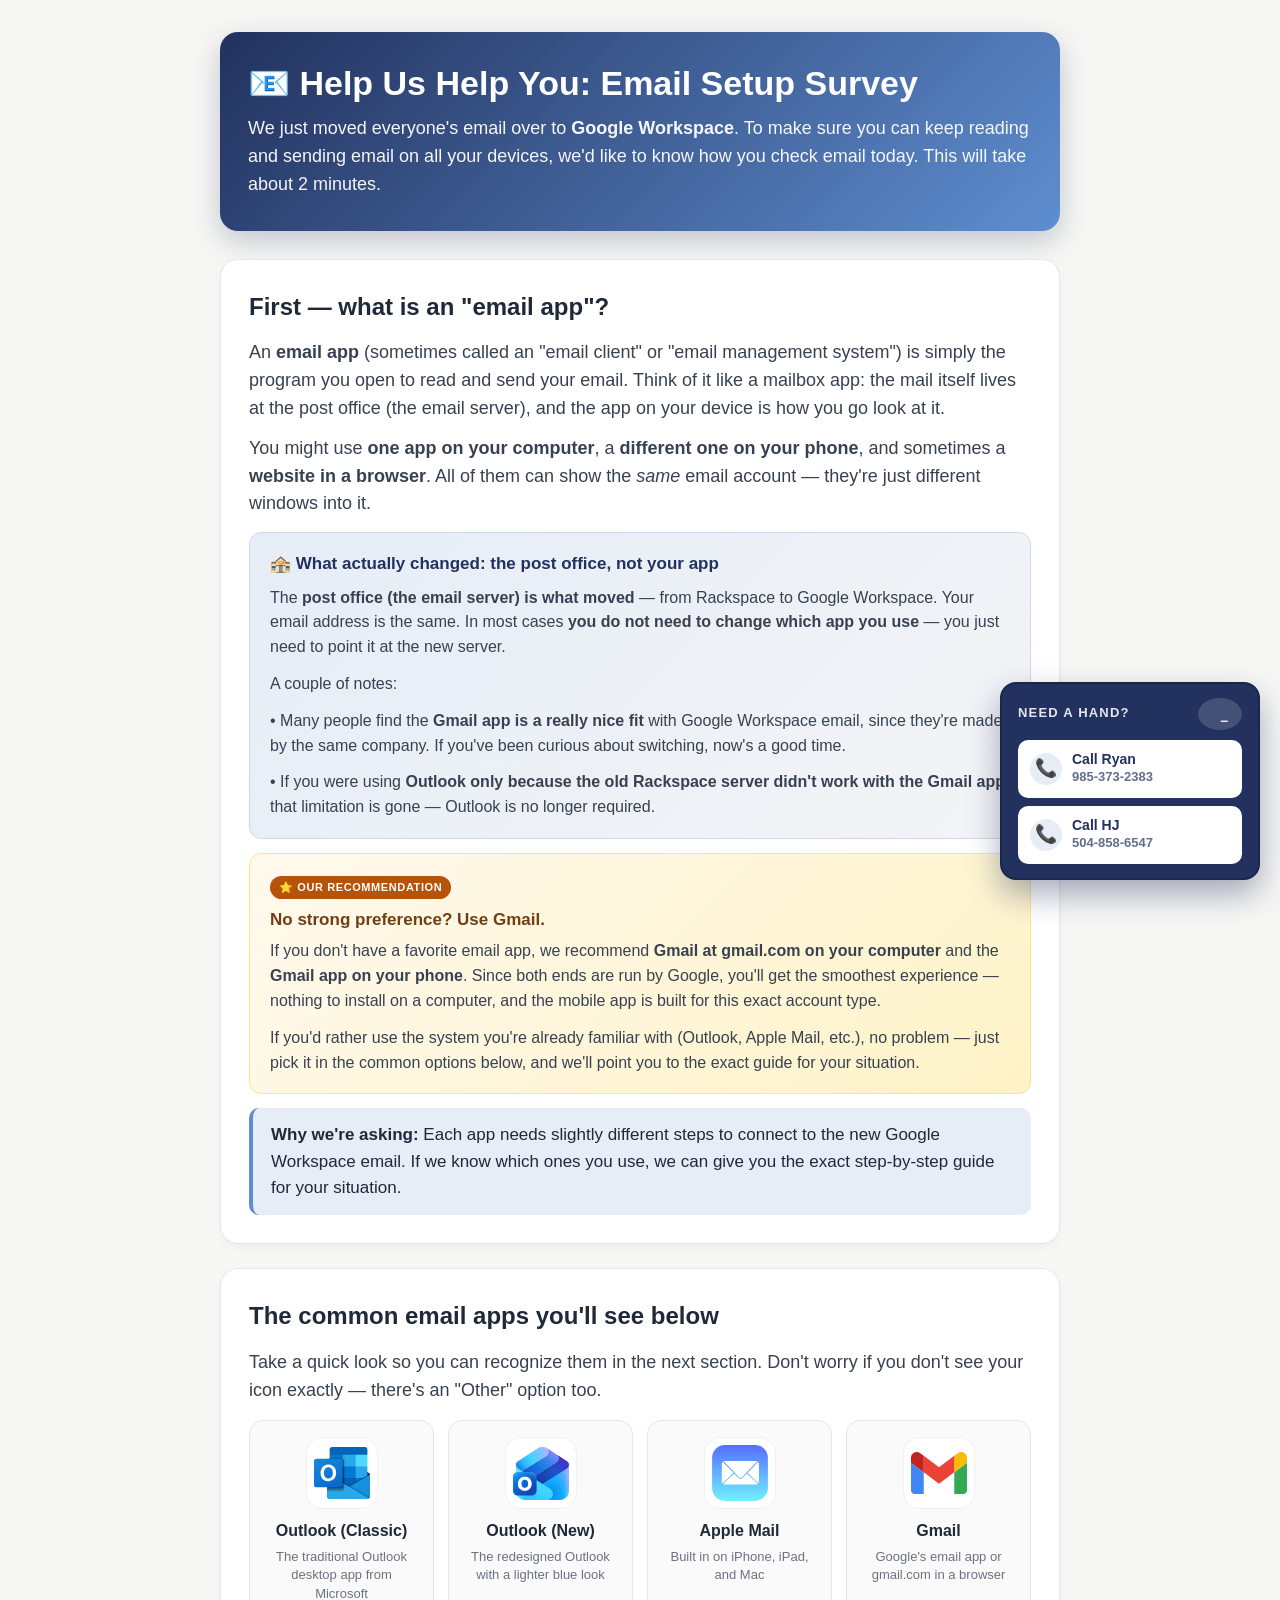
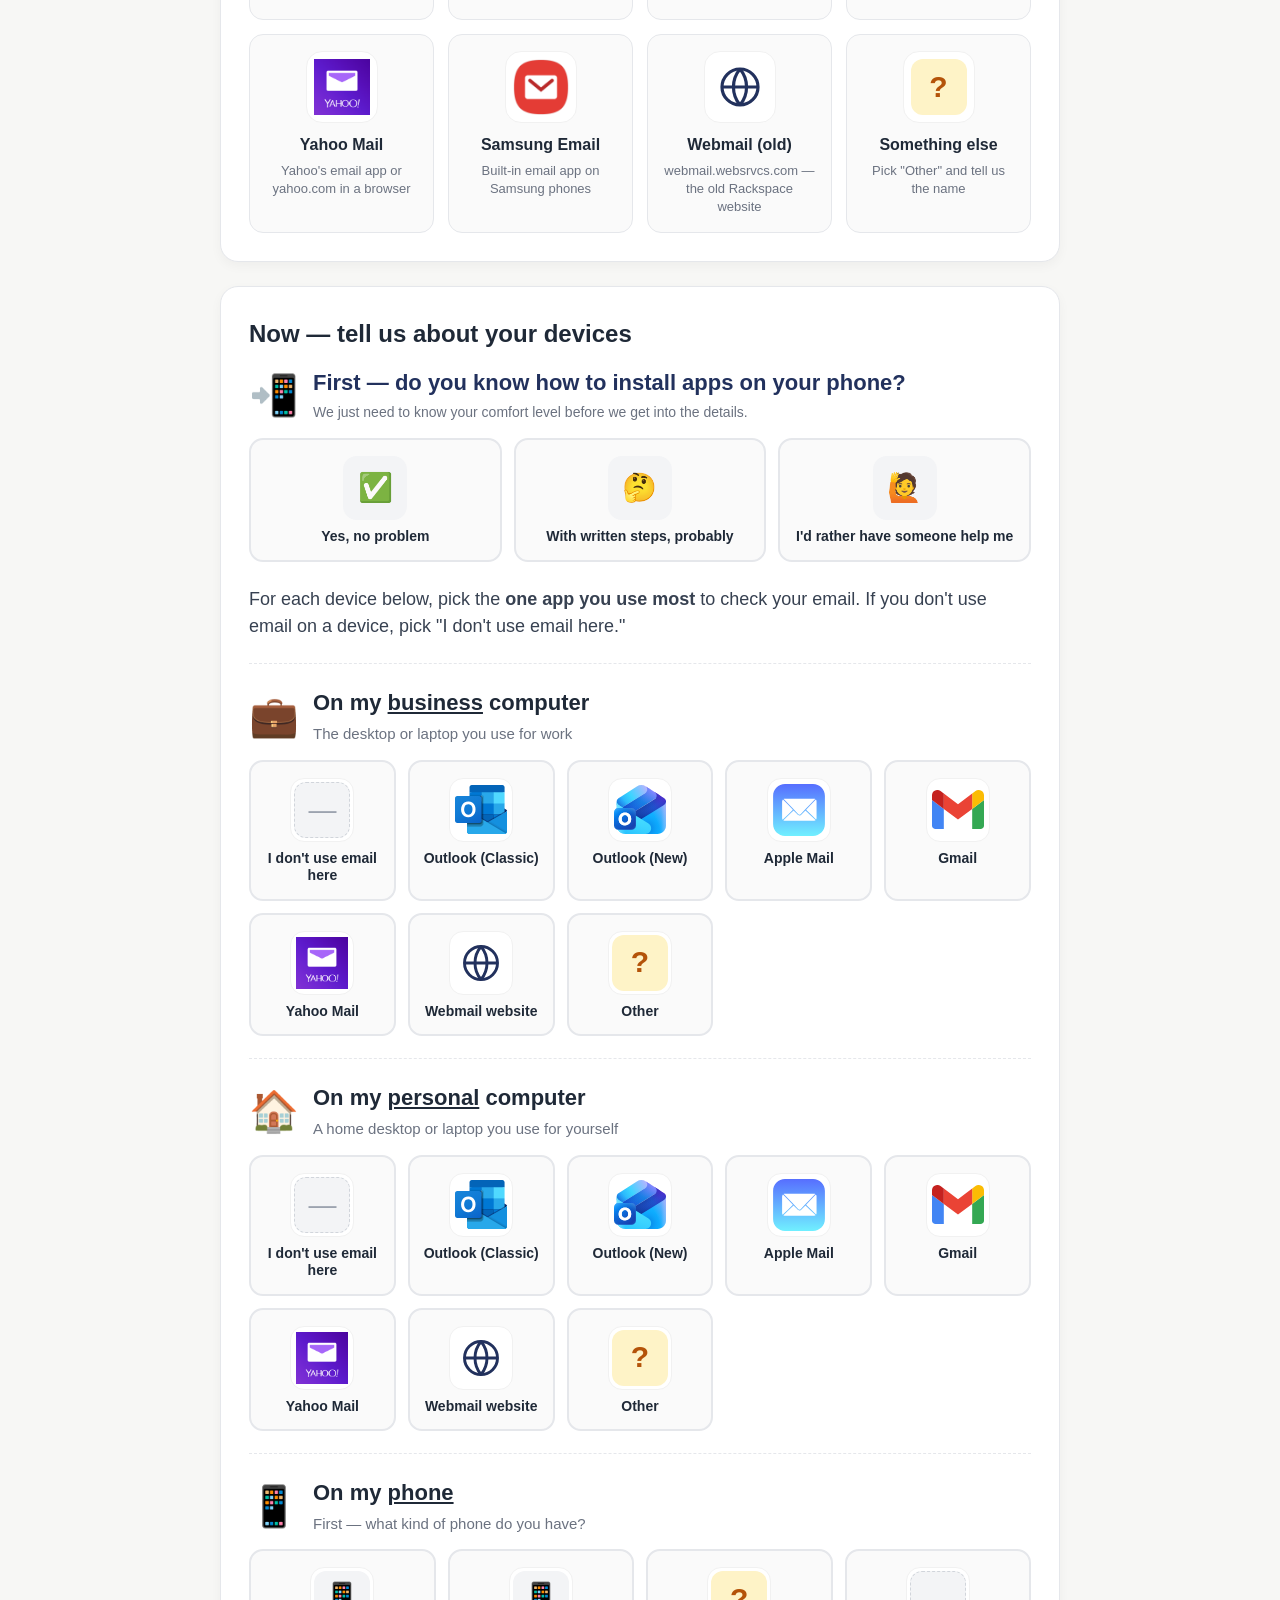
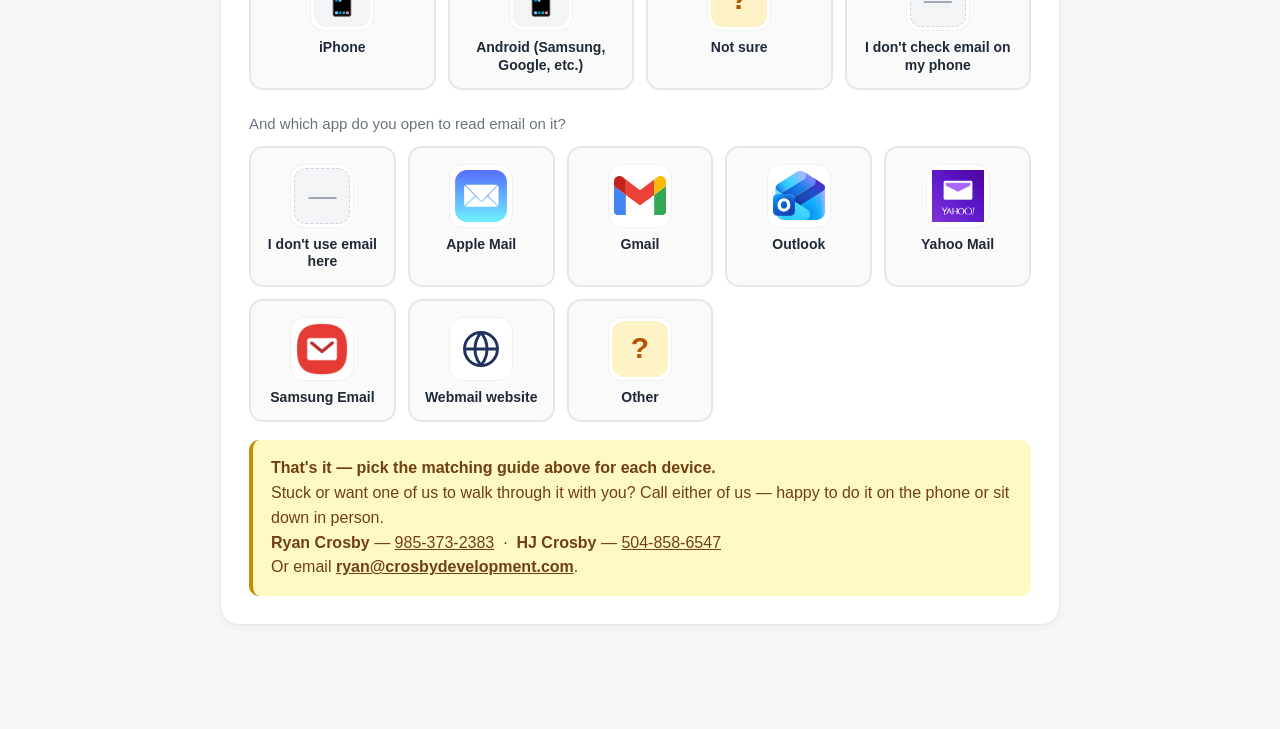
<file: index.html>
<!DOCTYPE html>
<html lang="en">
<head>
<meta charset="UTF-8">
<meta name="viewport" content="width=device-width, initial-scale=1.0">
<title>Email Setup Help Survey — Crosby Development</title>
<meta name="description" content="Quick visual survey to help us get your email working after the Google Workspace migration.">
<style>
  :root {
    --bg: #f7f7f5;
    --card: #ffffff;
    --ink: #1f2937;
    --muted: #6b7280;
    --line: #e5e7eb;
    --accent: #22315d;        /* Crosby navy */
    --accent-2: #5e8ed0;      /* Crosby blue */
    --accent-soft: #e6edf7;
    --selected: #16a34a;
    --selected-soft: #dcfce7;
  }

  * { box-sizing: border-box; }

  html, body {
    margin: 0;
    padding: 0;
    background: var(--bg);
    color: var(--ink);
    font-family: -apple-system, BlinkMacSystemFont, "Segoe UI", Roboto, "Helvetica Neue", Arial, sans-serif;
    font-size: 18px;
    line-height: 1.55;
  }

  .wrap {
    max-width: 880px;
    margin: 0 auto;
    padding: 32px 20px 80px;
  }

  header.hero {
    background: linear-gradient(135deg, #22315d 0%, #5e8ed0 100%);
    color: white;
    border-radius: 18px;
    padding: 32px 28px;
    margin-bottom: 28px;
    box-shadow: 0 10px 30px rgba(34, 49, 93, 0.25);
  }

  header.hero h1 {
    margin: 0 0 12px;
    font-size: 34px;
    line-height: 1.15;
  }

  header.hero p {
    margin: 0;
    font-size: 18px;
    opacity: 0.95;
  }

  section.card {
    background: var(--card);
    border: 1px solid var(--line);
    border-radius: 18px;
    padding: 28px;
    margin-bottom: 24px;
    box-shadow: 0 4px 12px rgba(0,0,0,0.04);
  }

  section.card h2 {
    margin-top: 0;
    margin-bottom: 14px;
    font-size: 24px;
    color: var(--ink);
  }

  section.card p {
    margin: 0 0 12px;
    color: #374151;
  }

  .callout {
    background: var(--accent-soft);
    border-left: 4px solid var(--accent-2);
    border-radius: 10px;
    padding: 14px 18px;
    margin-top: 14px;
    color: #1e293b;
    font-size: 17px;
  }

  /* Legend grid */
  .legend-grid {
    display: grid;
    grid-template-columns: repeat(auto-fill, minmax(170px, 1fr));
    gap: 14px;
    margin-top: 16px;
  }

  .legend-tile {
    border: 1px solid var(--line);
    border-radius: 14px;
    padding: 16px;
    text-align: center;
    background: #fafafa;
  }

  .legend-tile .icon-frame {
    margin: 0 auto 10px;
    width: 72px;
    height: 72px;
    border-radius: 16px;
    display: flex;
    align-items: center;
    justify-content: center;
    background: white;
    border: 1px solid #f1f1f1;
    overflow: hidden;
  }

  .legend-tile .icon-frame img {
    width: 56px;
    height: 56px;
    object-fit: contain;
  }

  .legend-tile .name {
    font-weight: 700;
    font-size: 16px;
    margin-bottom: 4px;
  }

  .legend-tile .desc {
    font-size: 13px;
    color: var(--muted);
    line-height: 1.4;
  }

  /* Special inline icons (browser + none + other) — built with SVG inline */
  .icon-browser, .icon-none, .icon-other, .icon-device {
    width: 56px;
    height: 56px;
    border-radius: 12px;
    display: flex;
    align-items: center;
    justify-content: center;
  }
  .icon-browser { background: #eef2ff; }
  .icon-none    { background: #f3f4f6; border: 1px dashed #d1d5db; color:#9ca3af; font-size:28px; }
  .icon-other   { background: #fef3c7; color:#b45309; font-weight:800; font-size:30px; }
  .icon-device  { background: #f3f4f6; font-size: 32px; }

  /* Device questions */
  .device-block {
    margin-top: 22px;
    padding-top: 22px;
    border-top: 1px dashed var(--line);
  }
  .device-block:first-of-type {
    margin-top: 8px;
    padding-top: 0;
    border-top: 0;
  }

  .device-title {
    display: flex;
    align-items: center;
    gap: 14px;
    margin-bottom: 14px;
  }

  .device-emoji {
    font-size: 40px;
    line-height: 1;
  }

  .device-title h3 {
    margin: 0;
    font-size: 22px;
  }

  .device-title .sub {
    color: var(--muted);
    font-size: 15px;
    margin-top: 2px;
  }

  .choice-grid {
    display: grid;
    grid-template-columns: repeat(auto-fill, minmax(140px, 1fr));
    gap: 12px;
  }

  .choice {
    display: block;
    cursor: pointer;
    background: #fafafa;
    border: 2px solid var(--line);
    border-radius: 14px;
    padding: 12px 10px 14px;
    text-align: center;
    transition: all 0.15s ease;
    user-select: none;
    position: relative;
  }

  .choice:hover {
    border-color: var(--accent-2);
    background: white;
  }

  .choice input {
    position: absolute;
    opacity: 0;
    pointer-events: none;
  }

  .choice .icon-frame {
    margin: 4px auto 8px;
    width: 64px;
    height: 64px;
    border-radius: 14px;
    display: flex;
    align-items: center;
    justify-content: center;
    background: white;
    border: 1px solid #f1f1f1;
    overflow: hidden;
  }

  .choice .icon-frame img {
    width: 52px;
    height: 52px;
    object-fit: contain;
  }

  .choice .label {
    font-weight: 600;
    font-size: 14px;
    line-height: 1.25;
  }

  .choice.selected {
    border-color: var(--selected);
    background: var(--selected-soft);
    box-shadow: 0 0 0 3px rgba(22,163,74,0.15);
  }

  .choice.selected::after {
    content: "✓";
    position: absolute;
    top: 6px;
    right: 8px;
    width: 22px;
    height: 22px;
    border-radius: 50%;
    background: var(--selected);
    color: white;
    font-size: 14px;
    font-weight: 800;
    display: flex;
    align-items: center;
    justify-content: center;
  }

  .other-input {
    margin-top: 10px;
    display: none;
  }
  .other-input.show { display: block; }
  .other-input input {
    width: 100%;
    padding: 12px 14px;
    border: 2px solid var(--line);
    border-radius: 10px;
    font-size: 16px;
    font-family: inherit;
  }

  .help-grid {
    display: grid;
    grid-template-columns: repeat(auto-fit, minmax(180px, 1fr));
    gap: 12px;
    margin-top: 12px;
  }
  .help-grid .choice .icon-frame {
    font-size: 28px;
    background: #f3f4f6;
    border: 0;
  }

  .contact-row {
    display: grid;
    grid-template-columns: 1fr 1fr;
    gap: 14px;
    margin-top: 14px;
  }
  @media (max-width: 560px) {
    .contact-row { grid-template-columns: 1fr; }
  }

  label.field {
    display: block;
    font-weight: 600;
    font-size: 15px;
    color: var(--ink);
    margin-bottom: 4px;
  }

  input[type="text"], input[type="email"], input[type="tel"] {
    width: 100%;
    padding: 12px 14px;
    border: 2px solid var(--line);
    border-radius: 10px;
    font-size: 16px;
    font-family: inherit;
  }
  input:focus { outline: none; border-color: var(--accent-2); }

  .actions {
    display: flex;
    gap: 12px;
    flex-wrap: wrap;
    margin-top: 24px;
  }

  button {
    cursor: pointer;
    border: 0;
    padding: 16px 22px;
    font-size: 17px;
    font-weight: 700;
    border-radius: 12px;
    font-family: inherit;
  }

  button.primary {
    background: var(--accent);
    color: white;
  }
  button.primary:hover { background: #1a274a; }

  button.secondary {
    background: white;
    color: var(--accent);
    border: 2px solid var(--accent);
  }
  button.secondary:hover { background: var(--accent-soft); }

  .return-note {
    background: #fef9c3;
    border-left: 4px solid #ca8a04;
    border-radius: 10px;
    padding: 16px 18px;
    margin-top: 18px;
    font-size: 16px;
    color: #713f12;
  }

  /* Top nav */
  nav.top {
    display: flex;
    gap: 8px;
    background: white;
    border: 1px solid var(--line);
    border-radius: 14px;
    padding: 6px;
    margin-bottom: 22px;
    box-shadow: 0 2px 8px rgba(0,0,0,0.04);
  }
  nav.top a {
    flex: 1;
    text-align: center;
    text-decoration: none;
    color: var(--muted);
    font-weight: 600;
    padding: 12px 14px;
    border-radius: 10px;
    transition: all 0.15s ease;
  }
  nav.top a.active { background: var(--accent); color: white; }
  nav.top a:not(.active):hover { background: var(--accent-soft); color: var(--accent); }

  /* "What changed" highlight block */
  .change-block {
    background: linear-gradient(135deg, #e6edf7 0%, #f3f4f6 100%);
    border: 1px solid #cdd9ee;
    border-radius: 12px;
    padding: 18px 20px;
    margin: 14px 0;
  }
  .change-block h3 {
    margin: 0 0 8px;
    font-size: 17px;
    color: var(--accent);
    display: flex;
    align-items: center;
    gap: 8px;
  }
  .change-block p { margin: 0 0 8px; font-size: 16px; }
  .change-block p:last-child { margin-bottom: 0; }

  /* Recommendation block */
  .reco-block {
    background: linear-gradient(135deg, #fff9ed 0%, #fef3c7 100%);
    border: 1px solid #fde68a;
    border-radius: 12px;
    padding: 18px 20px;
    margin: 14px 0;
    color: #713f12;
  }
  .reco-block .star {
    display: inline-block;
    background: #b45309;
    color: white;
    font-weight: 800;
    font-size: 11px;
    padding: 3px 9px;
    border-radius: 999px;
    text-transform: uppercase;
    letter-spacing: 0.6px;
    margin-bottom: 8px;
  }
  .reco-block h3 { margin: 0 0 6px; font-size: 17px; }
  .reco-block p  { margin: 0 0 8px; font-size: 16px; color: #713f12; }
  .reco-block p:last-child { margin-bottom: 0; }
  .reco-block a { color: #713f12; font-weight: 700; }

  /* Step blocks revealed progressively after picking an app */
  .path-followup, .signed-in-followup {
    margin-top: 18px;
    padding: 18px 18px 16px;
    background: var(--accent-soft);
    border: 1px solid #cdd9ee;
    border-radius: 12px;
  }
  .followup-label {
    display: inline-block;
    font-size: 11px;
    font-weight: 800;
    letter-spacing: 1.2px;
    text-transform: uppercase;
    background: var(--accent);
    color: white;
    padding: 4px 10px;
    border-radius: 999px;
    margin-bottom: 10px;
  }
  .followup-prompt {
    font-size: 17px;
    font-weight: 700;
    color: var(--accent);
    margin-bottom: 4px;
  }
  .followup-prompt .app-name { font-weight: 800; }
  .followup-sub {
    font-size: 14px;
    color: var(--muted);
    margin-bottom: 14px;
  }

  /* Two big "convert vs stay" cards — styled like voting cards with a clear checkbox */
  .path-grid {
    display: grid;
    grid-template-columns: 1fr 1fr;
    gap: 12px;
  }
  .path-choice {
    display: block;
    position: relative;
    background: white;
    border: 2px solid #cbd5e1;
    border-radius: 14px;
    padding: 18px 18px 16px 56px;
    cursor: pointer;
    transition: all 0.15s ease;
    user-select: none;
  }
  .path-choice:hover {
    border-color: var(--accent-2);
    transform: translateY(-1px);
    box-shadow: 0 4px 14px rgba(34, 49, 93, 0.08);
  }
  .path-choice input {
    position: absolute; opacity: 0; pointer-events: none;
  }
  /* The big visible checkbox */
  .path-check {
    position: absolute;
    top: 18px;
    left: 16px;
    width: 28px;
    height: 28px;
    border: 2px solid #94a3b8;
    border-radius: 8px;
    background: white;
    transition: all 0.15s ease;
  }
  .path-check::after {
    content: "";
    position: absolute;
    top: 50%; left: 50%;
    transform: translate(-50%, -50%) scale(0);
    color: white;
    font-size: 18px;
    font-weight: 800;
    line-height: 1;
    transition: transform 0.15s ease;
  }
  .path-choice:hover .path-check { border-color: var(--accent-2); }
  .path-choice.selected {
    border-color: var(--selected);
    background: var(--selected-soft);
    box-shadow: 0 0 0 3px rgba(22, 163, 74, 0.15);
  }
  .path-choice.selected .path-check {
    background: var(--selected);
    border-color: var(--selected);
  }
  .path-choice.selected .path-check::after {
    content: "✓";
    transform: translate(-50%, -50%) scale(1);
  }

  .path-title {
    font-weight: 800;
    font-size: 16px;
    color: var(--accent);
    margin-bottom: 8px;
    line-height: 1.3;
  }
  .path-title .app-name { white-space: nowrap; }
  .path-choice ul {
    margin: 0 0 10px;
    padding-left: 20px;
    font-size: 14px;
    color: #374151;
  }
  .path-choice ul li { margin-bottom: 4px; }
  .path-meta {
    display: block;
    font-size: 14.5px;
    line-height: 1.4;
    color: var(--accent);
    font-weight: 700;
    background: var(--accent-soft);
    padding: 12px 14px;
    border-radius: 10px;
    margin-top: 12px;
    border-left: 4px solid var(--accent-2);
  }
  .path-choice.selected .path-meta {
    color: #14532d;
    background: rgba(22, 163, 74, 0.12);
    border-left-color: var(--selected);
  }

  /* Gmail variant: subtle star prefix on the title (no yellow tint) */
  .path-gmail .path-title::before {
    content: "⭐ ";
    margin-right: 4px;
  }

  /* "Pick one" prompt at the top of the path-grid */
  .pick-one-hint {
    font-size: 13px;
    font-weight: 700;
    color: var(--accent);
    text-transform: uppercase;
    letter-spacing: 1px;
    margin-bottom: 10px;
  }
  .pick-one-hint::before {
    content: "↓ ";
  }

  @media (max-width: 560px) {
    .path-grid { grid-template-columns: 1fr; }
  }

  /* Signed-in choice grid (reuses existing .choice-grid look) */
  .signed-in-grid {
    display: grid;
    grid-template-columns: repeat(auto-fit, minmax(170px, 1fr)) !important;
    gap: 10px;
  }
  .signed-in-grid .icon-frame {
    background: white;
    font-size: 22px;
    border: 1px solid #f1f1f1;
  }

  /* Contextual guide recommendation card */
  .guide-rec {
    margin-top: 14px;
    background: white;
    border: 2px solid var(--accent-2);
    border-radius: 12px;
    padding: 16px 18px;
    box-shadow: 0 4px 12px rgba(34, 49, 93, 0.08);
  }
  .guide-rec.warn {
    border-color: #ca8a04;
    background: #fef9c3;
  }
  .guide-rec.support {
    border-color: var(--accent);
    background: linear-gradient(135deg, #22315d 0%, #1a274a 100%);
    color: white;
  }
  .guide-rec.subtle {
    border-color: var(--line);
    box-shadow: none;
    background: #fafafa;
  }
  .guide-rec strong.headline {
    display: block;
    color: var(--accent);
    font-size: 16px;
    margin-bottom: 4px;
  }
  .guide-rec.warn strong.headline { color: #713f12; }
  .guide-rec.support strong.headline { color: white; }
  .guide-rec p {
    margin: 0 0 10px;
    font-size: 15px;
    color: #374151;
  }
  .guide-rec.support p { color: rgba(255,255,255,0.9); }
  .guide-rec a.guide-link {
    display: inline-block;
    margin-top: 4px;
    margin-right: 8px;
    background: var(--accent);
    color: white;
    text-decoration: none;
    font-weight: 700;
    padding: 10px 16px;
    border-radius: 10px;
    font-size: 15px;
  }
  .guide-rec a.guide-link:hover { background: #1a274a; }
  .guide-rec.warn a.guide-link { background: #ca8a04; }
  .guide-rec.warn a.guide-link:hover { background: #a16207; }
  .guide-rec.support a.guide-link {
    background: white;
    color: var(--accent);
  }
  .guide-rec.support a.guide-link:hover {
    background: var(--accent-soft);
  }

  /* Highlight the very first comfort-check question */
  .device-block.first-step .device-title h3 { color: var(--accent); }
  .device-block.first-step .device-title .sub { color: var(--muted); font-size: 14px; margin-top: 2px; }

  /* Inline tablet-equivalence note inside the "Any other device?" block */
  .tablet-note {
    background: var(--accent-soft);
    border-left: 4px solid var(--accent-2);
    border-radius: 10px;
    padding: 14px 18px;
    margin: 4px 0 18px;
    font-size: 15px;
    color: #1e293b;
  }
  .tablet-note ul { margin: 8px 0; padding-left: 22px; }
  .tablet-note ul li { margin-bottom: 4px; }

  /* "Need someone to help" prompt card (rendered into .install-help-slot) */
  .install-help-card {
    margin-top: 14px;
    background: linear-gradient(135deg, #22315d 0%, #1a274a 100%);
    color: white;
    border-radius: 14px;
    padding: 18px 20px;
    box-shadow: 0 8px 22px rgba(34, 49, 93, 0.25);
  }
  .install-help-card strong.headline {
    display: block;
    color: white;
    font-size: 17px;
    margin-bottom: 6px;
  }
  .install-help-card p {
    margin: 0 0 12px;
    font-size: 15px;
    color: rgba(255,255,255,0.92);
  }
  .install-help-card a.guide-link {
    display: inline-flex;
    align-items: center;
    gap: 6px;
    background: white;
    color: var(--accent);
    text-decoration: none;
    font-weight: 800;
    padding: 11px 16px;
    border-radius: 10px;
    font-size: 15px;
    margin-right: 8px;
  }
  .install-help-card a.guide-link:hover { background: var(--accent-soft); }

  /* Floating "Need help?" widget — same as the one on the guide pages */
  .help-widget {
    position: fixed;
    bottom: 20px; right: 20px;
    z-index: 1000;
    font-family: -apple-system, BlinkMacSystemFont, "Segoe UI", Roboto, "Helvetica Neue", Arial, sans-serif;
  }
  .help-widget-card {
    background: var(--accent);
    color: white;
    border-radius: 16px;
    padding: 14px 16px;
    box-shadow: 0 14px 32px rgba(34, 49, 93, 0.4);
    width: 260px;
    border: 2px solid #1a274a;
  }
  .help-widget-card .title {
    display: flex; align-items: center; justify-content: space-between;
    font-weight: 700; font-size: 13px;
    letter-spacing: 1.2px; text-transform: uppercase;
    opacity: 0.88;
    margin-bottom: 10px;
  }
  .help-widget-card .title button {
    background: rgba(255,255,255,0.18); border: 0; color: white;
    width: 24px; height: 24px; border-radius: 50%;
    font-size: 14px; font-weight: 700; cursor: pointer;
    font-family: inherit; line-height: 1;
  }
  .help-widget-card .title button:hover { background: rgba(255,255,255,0.3); }
  .help-widget-call {
    display: flex; align-items: center; gap: 10px;
    background: white; color: var(--accent);
    text-decoration: none;
    border-radius: 10px;
    padding: 11px 12px;
    margin-bottom: 8px;
    font-weight: 700;
  }
  .help-widget-call:last-child { margin-bottom: 0; }
  .help-widget-call .icon {
    font-size: 18px;
    width: 32px; height: 32px;
    background: var(--accent-soft);
    border-radius: 50%;
    display: flex; align-items: center; justify-content: center;
    flex-shrink: 0;
  }
  .help-widget-call .who { display: block; font-size: 14px; line-height: 1.15; }
  .help-widget-call .num { display: block; font-size: 13px; opacity: 0.7; font-weight: 600; }
  .help-widget-pill {
    display: none;
    background: var(--accent); color: white;
    border: 2px solid #1a274a;
    font-family: inherit; font-weight: 700; font-size: 15px;
    border-radius: 999px;
    padding: 12px 18px;
    cursor: pointer;
    box-shadow: 0 14px 32px rgba(34, 49, 93, 0.4);
  }
  .help-widget.collapsed .help-widget-card { display: none; }
  .help-widget.collapsed .help-widget-pill { display: inline-flex; align-items: center; gap: 8px; }
  /* === Mobile / phone tweaks === */
  @media (max-width: 720px) {
    html, body { font-size: 17px; }
    .wrap { padding: 16px 14px 100px; }

    header.hero { padding: 22px 20px 20px; border-radius: 14px; margin-bottom: 16px; }
    header.hero h1 { font-size: 24px; }
    header.hero p { font-size: 15px; line-height: 1.45; }

    section.card { padding: 18px 16px; border-radius: 14px; margin-bottom: 14px; }
    section.card h2 { font-size: 20px; line-height: 1.25; }

    .callout, .change-block, .reco-block { padding: 14px 16px; font-size: 15px; }
    .change-block h3, .reco-block h3 { font-size: 16px; }
    .change-block p, .reco-block p { font-size: 15px; }

    /* Tighter legend tiles */
    .legend-grid { grid-template-columns: repeat(2, 1fr); gap: 10px; }
    .legend-tile { padding: 12px 10px; }
    .legend-tile .icon-frame { width: 56px; height: 56px; border-radius: 12px; margin-bottom: 8px; }
    .legend-tile .icon-frame img { width: 44px; height: 44px; }
    .legend-tile .name { font-size: 14px; }
    .legend-tile .desc { font-size: 12px; }

    /* Device blocks */
    .device-block { margin-top: 18px; padding-top: 18px; }
    .device-title { gap: 10px; margin-bottom: 12px; }
    .device-emoji { font-size: 32px; }
    .device-title h3 { font-size: 18px; line-height: 1.25; }
    .device-title .sub { font-size: 14px; }

    /* App-choice tiles: keep 2-up grid, tighter icons */
    .choice-grid { grid-template-columns: repeat(2, 1fr); gap: 10px; }
    .choice { padding: 10px 8px 12px; min-height: 110px; }
    .choice .icon-frame { width: 52px; height: 52px; border-radius: 12px; margin: 2px auto 6px; }
    .choice .icon-frame img { width: 40px; height: 40px; }
    .choice .label { font-size: 13px; line-height: 1.2; }
    .choice.selected::after { width: 20px; height: 20px; font-size: 12px; top: 5px; right: 6px; }

    /* "Can install" 3-tile row → 1 column for legibility */
    .help-grid { grid-template-columns: 1fr; gap: 8px; }
    .help-grid .choice {
      display: grid;
      grid-template-columns: 44px 1fr;
      align-items: center;
      text-align: left;
      gap: 10px;
      padding: 12px 12px 12px 12px;
      min-height: 0;
    }
    .help-grid .choice .icon-frame { width: 44px; height: 44px; margin: 0; font-size: 22px; }
    .help-grid .choice .label { font-size: 15px; font-weight: 700; }

    /* Path-followup card */
    .path-followup, .signed-in-followup { padding: 14px 12px 12px; }
    .path-grid { grid-template-columns: 1fr; gap: 10px; }
    .path-choice { padding: 16px 16px 14px 48px; }
    .path-check { top: 16px; left: 12px; width: 26px; height: 26px; }
    .path-title { font-size: 15px; }
    .path-choice ul { font-size: 14px; padding-left: 18px; }
    .path-meta { font-size: 14px; padding: 10px 12px; }
    .pick-one-hint { font-size: 12px; }
    .followup-prompt { font-size: 16px; }
    .followup-sub { font-size: 13px; }

    /* "Removed old?" question is also stacked single-column */
    .signed-in-grid { grid-template-columns: 1fr !important; gap: 8px; }
    .signed-in-grid .choice {
      display: grid;
      grid-template-columns: 44px 1fr;
      align-items: center;
      text-align: left;
      gap: 10px;
      padding: 12px;
      min-height: 0;
    }
    .signed-in-grid .choice .icon-frame { width: 36px; height: 36px; margin: 0; font-size: 20px; }
    .signed-in-grid .choice .label { font-size: 14px; }

    /* Guide-recommendation card */
    .guide-rec { padding: 14px 14px; }
    .guide-rec strong.headline { font-size: 15px; }
    .guide-rec p { font-size: 14px; }
    .guide-rec a.guide-link { display: block; text-align: center; margin-right: 0; margin-top: 8px; padding: 12px 16px; font-size: 15px; }

    .install-help-card { padding: 16px 16px; }
    .install-help-card strong.headline { font-size: 16px; }
    .install-help-card p { font-size: 14px; }
    .install-help-card a.guide-link { display: block; text-align: center; margin-right: 0; margin-top: 8px; }

    /* Return-note at the very bottom */
    .return-note { padding: 14px 14px; font-size: 14px; }

    /* Floating widgets: tighter and collapsed-by-default on phones */
    .help-widget { bottom: 12px; right: 12px; }
    .help-widget-card { width: calc(100vw - 24px); max-width: 320px; }
    .help-widget-pill { font-size: 14px; padding: 10px 16px; }
  }

  @media (max-width: 380px) {
    header.hero h1 { font-size: 21px; }
    section.card { padding: 16px 12px; }
    section.card h2 { font-size: 18px; }
    .device-title h3 { font-size: 16px; }
    .choice { min-height: 100px; }
    .choice .label { font-size: 12px; }
    .legend-tile .name { font-size: 13px; }
  }

  @media print {
    body { background: white; }
    .actions, .no-print { display: none !important; }
    section.card { box-shadow: none; border: 1px solid #ddd; page-break-inside: avoid; }
    header.hero { background: white !important; color: var(--accent) !important; box-shadow: none; border: 1px solid #ddd; }
    .choice { break-inside: avoid; }
  }
</style>
</head>
<body>
<div class="wrap">

  <header class="hero">
    <h1>📧 Help Us Help You: Email Setup Survey</h1>
    <p>We just moved everyone's email over to <strong>Google Workspace</strong>. To make sure you can keep reading and sending email on all your devices, we'd like to know how you check email today. This will take about 2 minutes.</p>
  </header>

  <!-- EXPLAINER -->
  <section class="card">
    <h2>First — what is an "email app"?</h2>
    <p>An <strong>email app</strong> (sometimes called an "email client" or "email management system") is simply the program you open to read and send your email. Think of it like a mailbox app: the mail itself lives at the post office (the email server), and the app on your device is how you go look at it.</p>
    <p>You might use <strong>one app on your computer</strong>, a <strong>different one on your phone</strong>, and sometimes a <strong>website in a browser</strong>. All of them can show the <em>same</em> email account — they're just different windows into it.</p>

    <div class="change-block">
      <h3>🏤 What actually changed: the post office, not your app</h3>
      <p>The <strong>post office (the email server) is what moved</strong> — from Rackspace to Google Workspace. Your email address is the same. In most cases <strong>you do not need to change which app you use</strong> — you just need to point it at the new server.</p>
      <p>A couple of notes:</p>
      <p>• Many people find the <strong>Gmail app is a really nice fit</strong> with Google Workspace email, since they're made by the same company. If you've been curious about switching, now's a good time.</p>
      <p>• If you were using <strong>Outlook only because the old Rackspace server didn't work with the Gmail app</strong>, that limitation is gone — Outlook is no longer required.</p>
    </div>

    <div class="reco-block">
      <div class="star">⭐ Our recommendation</div>
      <h3>No strong preference? Use Gmail.</h3>
      <p>If you don't have a favorite email app, we recommend <strong>Gmail at gmail.com on your computer</strong> and the <strong>Gmail app on your phone</strong>. Since both ends are run by Google, you'll get the smoothest experience — nothing to install on a computer, and the mobile app is built for this exact account type.</p>
      <p>If you'd rather use the system you're already familiar with (Outlook, Apple Mail, etc.), no problem — just pick it in the common options below, and we'll point you to the exact guide for your situation.</p>
    </div>

    <div class="callout">
      <strong>Why we're asking:</strong> Each app needs slightly different steps to connect to the new Google Workspace email. If we know which ones you use, we can give you the exact step-by-step guide for your situation.
    </div>
  </section>

  <!-- LEGEND -->
  <section class="card">
    <h2>The common email apps you'll see below</h2>
    <p>Take a quick look so you can recognize them in the next section. Don't worry if you don't see your icon exactly — there's an "Other" option too.</p>
    <div class="legend-grid">

      <div class="legend-tile">
        <div class="icon-frame"><img src="icons/outlook-classic.svg" alt="Outlook Classic"></div>
        <div class="name">Outlook (Classic)</div>
        <div class="desc">The traditional Outlook desktop app from Microsoft</div>
      </div>

      <div class="legend-tile">
        <div class="icon-frame"><img src="icons/outlook-new.svg" alt="Outlook New"></div>
        <div class="name">Outlook (New)</div>
        <div class="desc">The redesigned Outlook with a lighter blue look</div>
      </div>

      <div class="legend-tile">
        <div class="icon-frame"><img src="icons/apple-mail.svg" alt="Apple Mail"></div>
        <div class="name">Apple Mail</div>
        <div class="desc">Built in on iPhone, iPad, and Mac</div>
      </div>

      <div class="legend-tile">
        <div class="icon-frame"><img src="icons/gmail.svg" alt="Gmail"></div>
        <div class="name">Gmail</div>
        <div class="desc">Google's email app or gmail.com in a browser</div>
      </div>

      <div class="legend-tile">
        <div class="icon-frame"><img src="icons/yahoo-mail.png" alt="Yahoo Mail"></div>
        <div class="name">Yahoo Mail</div>
        <div class="desc">Yahoo's email app or yahoo.com in a browser</div>
      </div>

      <div class="legend-tile">
        <div class="icon-frame"><img src="icons/samsung-email.png" alt="Samsung Email"></div>
        <div class="name">Samsung Email</div>
        <div class="desc">Built-in email app on Samsung phones</div>
      </div>

      <div class="legend-tile">
        <div class="icon-frame">
          <svg viewBox="0 0 24 24" width="48" height="48" fill="none" stroke="#22315d" stroke-width="1.6"><circle cx="12" cy="12" r="9"/><path d="M3 12h18M12 3a14 14 0 010 18M12 3a14 14 0 000 18"/></svg>
        </div>
        <div class="name">Webmail (old)</div>
        <div class="desc">webmail.websrvcs.com — the old Rackspace website</div>
      </div>

      <div class="legend-tile">
        <div class="icon-frame"><span class="icon-other">?</span></div>
        <div class="name">Something else</div>
        <div class="desc">Pick "Other" and tell us the name</div>
      </div>

    </div>
  </section>

  <!-- INTERACTIVE GUIDE FINDER (no submit — self-serve routing) -->
  <section id="survey" class="card">
    <h2>Now — tell us about your devices</h2>

    <!-- FIRST STEP: comfort with installing apps -->
    <div class="device-block first-step">
      <div class="device-title">
        <span class="device-emoji">📲</span>
        <div>
          <h3>First — do you know how to install apps on your phone?</h3>
          <div class="sub">We just need to know your comfort level before we get into the details.</div>
        </div>
      </div>
      <div class="help-grid" data-question="can_install">
        <label class="choice"><input type="radio" name="can_install" value="Yes, no problem"><div class="icon-frame">✅</div><div class="label">Yes, no problem</div></label>
        <label class="choice"><input type="radio" name="can_install" value="With written steps, probably"><div class="icon-frame">🤔</div><div class="label">With written steps, probably</div></label>
        <label class="choice"><input type="radio" name="can_install" value="I'd rather have someone help me"><div class="icon-frame">🙋</div><div class="label">I'd rather have someone help me</div></label>
      </div>
      <div class="install-help-slot" data-for="can_install"></div>
    </div>

    <p style="margin-top:24px;">For each device below, pick the <strong>one app you use most</strong> to check your email. If you don't use email on a device, pick "I don't use email here."</p>

    <!-- BUSINESS COMPUTER -->
    <div class="device-block">
      <div class="device-title">
        <span class="device-emoji">💼</span>
        <div>
          <h3>On my <u>business</u> computer</h3>
          <div class="sub">The desktop or laptop you use for work</div>
        </div>
      </div>
      <div class="choice-grid" data-question="business_computer">
        <label class="choice"><input type="radio" name="business_computer" value="I don't use email here"><div class="icon-frame"><span class="icon-none">—</span></div><div class="label">I don't use email here</div></label>
        <label class="choice"><input type="radio" name="business_computer" value="Outlook (Classic)"><div class="icon-frame"><img src="icons/outlook-classic.svg" alt=""></div><div class="label">Outlook (Classic)</div></label>
        <label class="choice"><input type="radio" name="business_computer" value="Outlook (New)"><div class="icon-frame"><img src="icons/outlook-new.svg" alt=""></div><div class="label">Outlook (New)</div></label>
        <label class="choice"><input type="radio" name="business_computer" value="Apple Mail"><div class="icon-frame"><img src="icons/apple-mail.svg" alt=""></div><div class="label">Apple Mail</div></label>
        <label class="choice"><input type="radio" name="business_computer" value="Gmail"><div class="icon-frame"><img src="icons/gmail.svg" alt=""></div><div class="label">Gmail</div></label>
        <label class="choice"><input type="radio" name="business_computer" value="Yahoo Mail"><div class="icon-frame"><img src="icons/yahoo-mail.png" alt=""></div><div class="label">Yahoo Mail</div></label>
        <label class="choice"><input type="radio" name="business_computer" value="Webmail website"><div class="icon-frame"><svg viewBox="0 0 24 24" width="44" height="44" fill="none" stroke="#22315d" stroke-width="1.6"><circle cx="12" cy="12" r="9"/><path d="M3 12h18M12 3a14 14 0 010 18M12 3a14 14 0 000 18"/></svg></div><div class="label">Webmail website</div></label>
        <label class="choice"><input type="radio" name="business_computer" value="Other"><div class="icon-frame"><span class="icon-other">?</span></div><div class="label">Other</div></label>
      </div>
      <div class="other-input" data-for="business_computer">
        <input type="text" name="business_computer_other_name" placeholder="What's the name of the app?">
      </div>
      <div class="path-followup" data-for="business_computer" style="display:none;">
        <span class="followup-label">Step 2</span>
        <div class="followup-prompt">Which path fits you better on this computer?</div>
        <div class="followup-sub">Check one of the two cards below — there's no wrong answer.</div>
        <div class="pick-one-hint">Check one to continue</div>
        <div class="path-grid">
          <label class="path-choice path-gmail">
            <input type="radio" name="business_computer_choice" value="Switch to Gmail">
            <span class="path-check"></span>
            <div class="path-title">Switch to Gmail at gmail.com</div>
            <ul>
              <li>Your Crosby email now lives on Google — Gmail is the most direct fit</li>
              <li>Nothing to install — works in any browser</li>
              <li>If your personal email is already a Gmail address, you'll have one tool for both</li>
            </ul>
            <div class="path-meta">✓ Check this if your personal email is already Gmail, or Crosby is your only email here.</div>
          </label>
          <label class="path-choice path-stay">
            <input type="radio" name="business_computer_choice" value="Stay with current app">
            <span class="path-check"></span>
            <div class="path-title">Stay with <span class="app-name"></span></div>
            <ul>
              <li>Keep your other personal emails (AOL, Yahoo, comcast.net, etc.) in the same app</li>
              <li>Familiar interface — nothing new to learn</li>
              <li>We just point your existing app at the new Crosby server</li>
            </ul>
            <div class="path-meta">✓ Check this if you have other personal emails here, or you just like the app you're using.</div>
          </label>
        </div>
      </div>
      <div class="signed-in-followup" data-for="business_computer" style="display:none;">
        <span class="followup-label">Step 3</span>
        <div class="followup-prompt">Have you already disconnected your old Crosby Development email from <span class="app-name"></span>?</div>
        <div class="followup-sub">The old setup talked to the Rackspace server. If it's still there, the guide will walk you through removing it first.</div>
        <div class="choice-grid signed-in-grid" data-question="business_computer_removed_old">
          <label class="choice"><input type="radio" name="business_computer_removed_old" value="Yes, already removed"><div class="icon-frame">✅</div><div class="label">Yes — I've already removed the old Crosby email</div></label>
          <label class="choice"><input type="radio" name="business_computer_removed_old" value="No, still connected"><div class="icon-frame">⬜</div><div class="label">No — the old Crosby email is still in there</div></label>
          <label class="choice"><input type="radio" name="business_computer_removed_old" value="I'm not sure"><div class="icon-frame">❓</div><div class="label">I'm not sure</div></label>
        </div>
      </div>
      <div class="guide-rec-slot" data-for="business_computer"></div>
    </div>

    <!-- PERSONAL COMPUTER -->
    <div class="device-block">
      <div class="device-title">
        <span class="device-emoji">🏠</span>
        <div>
          <h3>On my <u>personal</u> computer</h3>
          <div class="sub">A home desktop or laptop you use for yourself</div>
        </div>
      </div>
      <div class="choice-grid" data-question="personal_computer">
        <label class="choice"><input type="radio" name="personal_computer" value="I don't use email here"><div class="icon-frame"><span class="icon-none">—</span></div><div class="label">I don't use email here</div></label>
        <label class="choice"><input type="radio" name="personal_computer" value="Outlook (Classic)"><div class="icon-frame"><img src="icons/outlook-classic.svg" alt=""></div><div class="label">Outlook (Classic)</div></label>
        <label class="choice"><input type="radio" name="personal_computer" value="Outlook (New)"><div class="icon-frame"><img src="icons/outlook-new.svg" alt=""></div><div class="label">Outlook (New)</div></label>
        <label class="choice"><input type="radio" name="personal_computer" value="Apple Mail"><div class="icon-frame"><img src="icons/apple-mail.svg" alt=""></div><div class="label">Apple Mail</div></label>
        <label class="choice"><input type="radio" name="personal_computer" value="Gmail"><div class="icon-frame"><img src="icons/gmail.svg" alt=""></div><div class="label">Gmail</div></label>
        <label class="choice"><input type="radio" name="personal_computer" value="Yahoo Mail"><div class="icon-frame"><img src="icons/yahoo-mail.png" alt=""></div><div class="label">Yahoo Mail</div></label>
        <label class="choice"><input type="radio" name="personal_computer" value="Webmail website"><div class="icon-frame"><svg viewBox="0 0 24 24" width="44" height="44" fill="none" stroke="#22315d" stroke-width="1.6"><circle cx="12" cy="12" r="9"/><path d="M3 12h18M12 3a14 14 0 010 18M12 3a14 14 0 000 18"/></svg></div><div class="label">Webmail website</div></label>
        <label class="choice"><input type="radio" name="personal_computer" value="Other"><div class="icon-frame"><span class="icon-other">?</span></div><div class="label">Other</div></label>
      </div>
      <div class="other-input" data-for="personal_computer">
        <input type="text" name="personal_computer_other_name" placeholder="What's the name of the app?">
      </div>
      <div class="path-followup" data-for="personal_computer" style="display:none;">
        <span class="followup-label">Step 2</span>
        <div class="followup-prompt">Which path fits you better on this computer?</div>
        <div class="followup-sub">Check one of the two cards below — there's no wrong answer.</div>
        <div class="pick-one-hint">Check one to continue</div>
        <div class="path-grid">
          <label class="path-choice path-gmail">
            <input type="radio" name="personal_computer_choice" value="Switch to Gmail">
            <span class="path-check"></span>
            <div class="path-title">Switch to Gmail at gmail.com</div>
            <ul>
              <li>Your Crosby email now lives on Google — Gmail is the most direct fit</li>
              <li>Nothing to install — works in any browser</li>
              <li>If your personal email is already a Gmail address, you'll have one tool for both</li>
            </ul>
            <div class="path-meta">✓ Check this if your personal email is already Gmail, or Crosby is your only email here.</div>
          </label>
          <label class="path-choice path-stay">
            <input type="radio" name="personal_computer_choice" value="Stay with current app">
            <span class="path-check"></span>
            <div class="path-title">Stay with <span class="app-name"></span></div>
            <ul>
              <li>Keep your other personal emails (AOL, Yahoo, comcast.net, etc.) in the same app</li>
              <li>Familiar interface — nothing new to learn</li>
              <li>We just point your existing app at the new Crosby server</li>
            </ul>
            <div class="path-meta">✓ Check this if you have other personal emails here, or you just like the app you're using.</div>
          </label>
        </div>
      </div>
      <div class="signed-in-followup" data-for="personal_computer" style="display:none;">
        <span class="followup-label">Step 3</span>
        <div class="followup-prompt">Have you already disconnected your old Crosby Development email from <span class="app-name"></span>?</div>
        <div class="followup-sub">The old setup talked to the Rackspace server. If it's still there, the guide will walk you through removing it first.</div>
        <div class="choice-grid signed-in-grid" data-question="personal_computer_removed_old">
          <label class="choice"><input type="radio" name="personal_computer_removed_old" value="Yes, already removed"><div class="icon-frame">✅</div><div class="label">Yes — I've already removed the old Crosby email</div></label>
          <label class="choice"><input type="radio" name="personal_computer_removed_old" value="No, still connected"><div class="icon-frame">⬜</div><div class="label">No — the old Crosby email is still in there</div></label>
          <label class="choice"><input type="radio" name="personal_computer_removed_old" value="I'm not sure"><div class="icon-frame">❓</div><div class="label">I'm not sure</div></label>
        </div>
      </div>
      <div class="guide-rec-slot" data-for="personal_computer"></div>
    </div>

    <!-- PHONE -->
    <div class="device-block">
      <div class="device-title">
        <span class="device-emoji">📱</span>
        <div>
          <h3>On my <u>phone</u></h3>
          <div class="sub">First — what kind of phone do you have?</div>
        </div>
      </div>

      <div class="choice-grid" data-question="phone_type" style="grid-template-columns: repeat(auto-fill, minmax(170px, 1fr));">
        <label class="choice"><input type="radio" name="phone_type" value="iPhone"><div class="icon-frame"><span class="icon-device">📱</span></div><div class="label">iPhone</div></label>
        <label class="choice"><input type="radio" name="phone_type" value="Android"><div class="icon-frame"><span class="icon-device">📱</span></div><div class="label">Android (Samsung, Google, etc.)</div></label>
        <label class="choice"><input type="radio" name="phone_type" value="Not sure"><div class="icon-frame"><span class="icon-other">?</span></div><div class="label">Not sure</div></label>
        <label class="choice"><input type="radio" name="phone_type" value="I don't check email on my phone"><div class="icon-frame"><span class="icon-none">—</span></div><div class="label">I don't check email on my phone</div></label>
      </div>

      <div style="margin-top:22px;">
        <div style="margin-bottom:10px;color:var(--muted);font-size:15px;">And which app do you open to read email on it?</div>
        <div class="choice-grid" data-question="phone_app">
          <label class="choice"><input type="radio" name="phone_app" value="I don't use email here"><div class="icon-frame"><span class="icon-none">—</span></div><div class="label">I don't use email here</div></label>
          <label class="choice"><input type="radio" name="phone_app" value="Apple Mail"><div class="icon-frame"><img src="icons/apple-mail.svg" alt=""></div><div class="label">Apple Mail</div></label>
          <label class="choice"><input type="radio" name="phone_app" value="Gmail"><div class="icon-frame"><img src="icons/gmail.svg" alt=""></div><div class="label">Gmail</div></label>
          <label class="choice"><input type="radio" name="phone_app" value="Outlook"><div class="icon-frame"><img src="icons/outlook-new.svg" alt=""></div><div class="label">Outlook</div></label>
          <label class="choice"><input type="radio" name="phone_app" value="Yahoo Mail"><div class="icon-frame"><img src="icons/yahoo-mail.png" alt=""></div><div class="label">Yahoo Mail</div></label>
          <label class="choice"><input type="radio" name="phone_app" value="Samsung Email"><div class="icon-frame"><img src="icons/samsung-email.png" alt=""></div><div class="label">Samsung Email</div></label>
          <label class="choice"><input type="radio" name="phone_app" value="Webmail website"><div class="icon-frame"><svg viewBox="0 0 24 24" width="44" height="44" fill="none" stroke="#22315d" stroke-width="1.6"><circle cx="12" cy="12" r="9"/><path d="M3 12h18M12 3a14 14 0 010 18M12 3a14 14 0 000 18"/></svg></div><div class="label">Webmail website</div></label>
          <label class="choice"><input type="radio" name="phone_app" value="Other"><div class="icon-frame"><span class="icon-other">?</span></div><div class="label">Other</div></label>
        </div>
        <div class="other-input" data-for="phone_app">
          <input type="text" name="phone_app_other_name" placeholder="What's the name of the app?">
        </div>
        <div class="path-followup" data-for="phone_app" style="display:none;">
          <span class="followup-label">Step 2</span>
          <div class="followup-prompt">Which path fits you better on your phone?</div>
          <div class="followup-sub">Check one of the two cards below — there's no wrong answer.</div>
          <div class="pick-one-hint">Check one to continue</div>
          <div class="path-grid">
            <label class="path-choice path-gmail">
              <input type="radio" name="phone_app_choice" value="Switch to Gmail app">
              <span class="path-check"></span>
              <div class="path-title">Switch to the Gmail app</div>
              <ul>
                <li>Made by Google for Google Workspace email — the most direct fit</li>
                <li>If your personal email is already Gmail, both inboxes live in the same app</li>
                <li>One tap to switch between personal and Crosby</li>
              </ul>
              <div class="path-meta">✓ Check this if your personal email is already Gmail, or Crosby is your only email on this phone.</div>
            </label>
            <label class="path-choice path-stay">
              <input type="radio" name="phone_app_choice" value="Stay with current app">
              <span class="path-check"></span>
              <div class="path-title">Stay with <span class="app-name"></span></div>
              <ul>
                <li>Keep your other personal emails (AOL, Yahoo, comcast.net, etc.) in the same app</li>
                <li>Familiar interface — nothing new to learn</li>
                <li>We just add Crosby alongside what's already on your phone</li>
              </ul>
              <div class="path-meta">✓ Check this if you have other personal emails here, or you just like the app you're using.</div>
            </label>
          </div>
        </div>
        <div class="signed-in-followup" data-for="phone_app" style="display:none;">
          <span class="followup-label">Step 3</span>
          <div class="followup-prompt">Have you already disconnected your old Crosby Development email from <span class="app-name"></span>?</div>
          <div class="followup-sub">The old setup talked to the Rackspace server. If it's still there, the guide will walk you through removing it first.</div>
          <div class="choice-grid signed-in-grid" data-question="phone_app_removed_old">
            <label class="choice"><input type="radio" name="phone_app_removed_old" value="Yes, already removed"><div class="icon-frame">✅</div><div class="label">Yes — I've already removed the old Crosby email</div></label>
            <label class="choice"><input type="radio" name="phone_app_removed_old" value="No, still connected"><div class="icon-frame">⬜</div><div class="label">No — the old Crosby email is still in there</div></label>
            <label class="choice"><input type="radio" name="phone_app_removed_old" value="I'm not sure"><div class="icon-frame">❓</div><div class="label">I'm not sure</div></label>
          </div>
        </div>
        <div class="guide-rec-slot" data-for="phone_app"></div>
      </div>
    </div>

    <div class="return-note">
      <strong>That's it — pick the matching guide above for each device.</strong><br>
      Stuck or want one of us to walk through it with you? Call either of us — happy to do it on the phone or sit down in person.<br>
      <strong>Ryan Crosby</strong> — <a href="tel:9853732383" style="color:#713f12;">985-373-2383</a> &nbsp;·&nbsp;
      <strong>HJ Crosby</strong> — <a href="tel:5048586547" style="color:#713f12;">504-858-6547</a><br>
      Or email <a href="mailto:ryan@crosbydevelopment.com" style="color:#713f12;font-weight:700;">ryan@crosbydevelopment.com</a>.
    </div>

  </section>

</div>

<script>
  // Highlight selected choice tile + show "other" text box when needed.
  document.querySelectorAll('.choice-grid, .help-grid').forEach(grid => {
    grid.addEventListener('change', e => {
      if (e.target.type !== 'radio') return;
      const name = e.target.name;
      grid.querySelectorAll('.choice').forEach(c => c.classList.remove('selected'));
      e.target.closest('.choice').classList.add('selected');

      const otherBox = document.querySelector('.other-input[data-for="' + name + '"]');
      if (otherBox) {
        if (e.target.value === 'Other') otherBox.classList.add('show');
        else otherBox.classList.remove('show');
      }
    });
  });

  // Same selection highlight, but for the larger "convert vs stay" .path-grid cards
  document.querySelectorAll('.path-grid').forEach(grid => {
    grid.addEventListener('change', e => {
      if (e.target.type !== 'radio') return;
      grid.querySelectorAll('.path-choice').forEach(c => c.classList.remove('selected'));
      e.target.closest('.path-choice').classList.add('selected');
    });
  });

  // First-step comfort check: if the user picks "I'd rather have someone help me",
  // surface a card pointing them straight at Ryan/HJ for in-person setup.
  document.querySelectorAll('input[name="can_install"]').forEach(input => {
    input.addEventListener('change', () => {
      const slot = document.querySelector('.install-help-slot[data-for="can_install"]');
      if (!slot) return;
      if (input.value === "I'd rather have someone help me") {
        slot.innerHTML =
          '<div class="install-help-card">' +
            '<strong class="headline">📞 No problem — we\'ll come to you.</strong>' +
            '<p>You don\'t need to finish the rest of this. Give Ryan or HJ a call and we\'ll sit down with you (or walk through it on the phone) and get your email working on every device.</p>' +
            '<a class="guide-link" href="tel:9853732383">📞 Call Ryan · 985-373-2383</a>' +
            '<a class="guide-link" href="tel:5048586547">📞 Call HJ · 504-858-6547</a>' +
          '</div>';
      } else {
        slot.innerHTML = '';
      }
    });
  });

  // Flow-based guide routing.
  //
  // For each "device picker" (business_computer, personal_computer, phone_app)
  // we reveal a three-step decision tree:
  //   Step 1: Pick an app (existing question)
  //   Step 2: Switch to Gmail or stay with the picked app
  //   Step 3: (only if Stay) Currently signed in with Crosby?
  // Then we drop a contextual "Open the right guide" card in the slot.
  //
  // Apps with no walkthrough fall back to a "Call Ryan / HJ" card.
  function escapeHtml(s) {
    return s.replace(/[&<>"']/g, c => ({'&':'&amp;','<':'&lt;','>':'&gt;','"':'&quot;',"'":'&#39;'}[c]));
  }

  const CALL_RYAN_LINK = '<a class="guide-link" href="tel:9853732383">📞 Call Ryan · 985-373-2383</a>';
  const CALL_HJ_LINK   = '<a class="guide-link" href="tel:5048586547">📞 Call HJ · 504-858-6547</a>';

  // Per-context routing config. Each entry describes what to do with a picked app.
  // - stay: { url, name, phases: 'anchor'|'pdf', pdfYes?, pdfNo?, pdfNotSure? } OR null if no stay guide
  // - already: app *is* the recommended endpoint (e.g., user already on Gmail)
  // - mustSwitch: only the Gmail path applies (e.g., old webmail)
  // - noGuide: we don't have a self-serve guide; fall back to call-support card
  const CONTEXTS = {
    business_computer: {
      label: 'computer',
      gmail: { url: 'guides/gmail-web.html',    name: 'Gmail at gmail.com' },
      apps: {
        'Outlook (Classic)': { stay: { url: 'guides/outlook-classic-windows.html', name: 'Outlook (Classic) for Windows', phases: 'anchor' } },
        'Outlook (New)':     { stay: { url: 'guides/outlook-new-windows.html',     name: 'Outlook (New) for Windows',     phases: 'anchor' } },
        'Apple Mail':        { stay: { url: 'guides/apple-mail-mac.html',          name: 'Apple Mail on Mac',              phases: 'anchor' } },
        'Gmail':             { already: true },
        'Webmail website':   { mustSwitch: true },
        'Yahoo Mail':        { noGuide: true },
        'Other':             { noGuide: true }
      }
    },
    personal_computer: null, // populated below (same as business_computer)
    phone_app: {
      label: 'phone',
      gmail: { url: 'guides/gmail-mobile.html', name: 'Gmail app' },
      apps: {
        'Apple Mail': { stay: { name: 'Apple Mail on iPhone / iPad', phases: 'pdf', pdfYes: 'guides/apple-mail-remove-and-re-add.pdf', pdfNo: 'guides/apple-mail-first-setup.pdf', pdfNotSure: 'guides/apple-mail-first-setup.pdf' } },
        'Outlook':    { stay: { url: 'guides/outlook-mobile.html',   name: 'Outlook on iPhone / Android', phases: 'anchor' } },
        'Gmail':      { already: true },
        'Yahoo Mail':       { noGuide: true },
        'Samsung Email':    { noGuide: true },
        'Webmail website':  { mustSwitch: true },
        'Other':            { noGuide: true }
      }
    }
  };
  CONTEXTS.personal_computer = CONTEXTS.business_computer;

  function stayHrefFor(stay, removedOld) {
    if (stay.phases === 'pdf') {
      // Already-removed → fresh add (first-setup PDF)
      // Still-connected → need to remove + re-add (remove-and-re-add PDF)
      // Not sure → start with first-setup; it's the more common case
      if (removedOld === 'Yes, already removed') return stay.pdfNo;
      if (removedOld === 'No, still connected') return stay.pdfYes;
      return stay.pdfNotSure;
    }
    if (removedOld === 'Yes, already removed') return stay.url + '#phase-2';
    if (removedOld === 'No, still connected')  return stay.url + '#phase-1';
    return stay.url;
  }

  function stayHeadlineFor(removedOld) {
    if (removedOld === 'Yes, already removed')
      return { line: 'Skip straight to Phase 2 — Add your Workspace account.', why: 'You\'ve already cleared the old setup. The guide opens right where you need to be — the add-account flow.' };
    if (removedOld === 'No, still connected')
      return { line: 'Start with Phase 1 — Remove the old account.', why: 'The old Crosby setup is still pointed at the Rackspace server. You\'ll remove that first, then re-add through Google in Phase 2.' };
    return { line: 'Start at the top — the guide covers both cases.', why: 'Phase 1 is clearly marked "skip if you\'ve never set up Crosby email here," so you can\'t go wrong.' };
  }

  function callSupportCard(reason) {
    return '<div class="guide-rec support">' +
      '<strong class="headline">📞 Let\'s walk through this on the phone.</strong>' +
      '<p>' + escapeHtml(reason) + ' — usually a 5-minute call.</p>' +
      CALL_RYAN_LINK + CALL_HJ_LINK +
    '</div>';
  }

  function clearRadios(container) {
    if (!container) return;
    container.querySelectorAll('input[type=radio]').forEach(r => { r.checked = false; });
    container.querySelectorAll('.choice, .path-choice').forEach(c => c.classList.remove('selected'));
  }

  function updateGuideRec(device) {
    const cfg = CONTEXTS[device];
    if (!cfg) return;

    const app         = document.querySelector('input[name="' + device + '"]:checked')?.value;
    const choice      = document.querySelector('input[name="' + device + '_choice"]:checked')?.value;
    const removedOld  = document.querySelector('input[name="' + device + '_removed_old"]:checked')?.value;
    const pathBox     = document.querySelector('.path-followup[data-for="' + device + '"]');
    const siBox       = document.querySelector('.signed-in-followup[data-for="' + device + '"]');
    const recSlot   = document.querySelector('.guide-rec-slot[data-for="' + device + '"]');
    if (!recSlot) return;
    const setRec = (html) => { recSlot.innerHTML = html; };
    const hidePath  = () => { if (pathBox) { pathBox.style.display = 'none'; clearRadios(pathBox); } };
    const hideSi    = () => { if (siBox)   { siBox.style.display   = 'none'; clearRadios(siBox); } };

    // No app picked, or skip
    if (!app || app === "I don't use email here") {
      hidePath(); hideSi(); setRec(''); return;
    }

    const appCfg = cfg.apps[app];

    // App we don't have a guide for (Yahoo, Samsung, Other)
    if (!appCfg || appCfg.noGuide) {
      hidePath(); hideSi();
      setRec(callSupportCard("We don't have a self-serve walkthrough for that one yet"));
      return;
    }

    // Old webmail going away — single path to Gmail, no choice
    if (appCfg.mustSwitch) {
      hidePath(); hideSi();
      setRec(
        '<div class="guide-rec warn">' +
          '<strong class="headline">⚠ The old webmail.websrvcs.com is being shut off.</strong>' +
          '<p>It only worked with the old Rackspace server. Going forward, use <strong>' + escapeHtml(cfg.gmail.name) + '</strong> — same idea, on the new server.</p>' +
          '<a class="guide-link" href="' + cfg.gmail.url + '">→ Open the ' + escapeHtml(cfg.gmail.name) + ' guide</a>' +
        '</div>'
      );
      return;
    }

    // Already on Gmail — no further questions
    if (appCfg.already) {
      hidePath(); hideSi();
      setRec(
        '<div class="guide-rec">' +
          '<strong class="headline">✓ You\'re already there.</strong>' +
          '<p>You can keep using ' + escapeHtml(cfg.gmail.name) + ' exactly as you have been. The Crosby account works the same way now that it\'s on Google\'s server.</p>' +
          '<a class="guide-link" href="' + cfg.gmail.url + '">→ Open the guide (just in case)</a>' +
        '</div>'
      );
      return;
    }

    // Has a stay path AND a Gmail path — reveal step 2 (convert vs stay)
    if (pathBox) {
      pathBox.style.display = 'block';
      pathBox.querySelectorAll('.app-name').forEach(s => { s.textContent = appCfg.stay.name; });
    }

    if (!choice) {
      hideSi();
      setRec(''); // visible voting cards above already prompt the user
      return;
    }

    // User chose Gmail — no signed-in question needed
    if (choice === 'Switch to Gmail' || choice === 'Switch to Gmail app') {
      hideSi();
      setRec(
        '<div class="guide-rec">' +
          '<strong class="headline">⭐ Open the ' + escapeHtml(cfg.gmail.name) + ' guide.</strong>' +
          '<p>Quick walkthrough for getting your Crosby email working there.</p>' +
          '<a class="guide-link" href="' + cfg.gmail.url + '">→ Open the ' + escapeHtml(cfg.gmail.name) + ' guide</a>' +
        '</div>'
      );
      return;
    }

    // User chose Stay — reveal step 3 (signed-in)
    if (siBox) {
      siBox.style.display = 'block';
      siBox.querySelectorAll('.app-name').forEach(s => { s.textContent = appCfg.stay.name; });
    }

    if (!removedOld) {
      setRec(
        '<div class="guide-rec subtle">' +
          '<p>One more — answer above and we\'ll jump you to the matching section.</p>' +
          '<a class="guide-link" href="' + (appCfg.stay.url || '#') + '">→ Open the ' + escapeHtml(appCfg.stay.name) + ' guide</a>' +
        '</div>'
      );
      return;
    }

    const headline = stayHeadlineFor(removedOld);
    const href     = stayHrefFor(appCfg.stay, removedOld);
    setRec(
      '<div class="guide-rec">' +
        '<strong class="headline">' + escapeHtml(headline.line) + '</strong>' +
        '<p>' + escapeHtml(headline.why) + '</p>' +
        '<a class="guide-link" href="' + href + '">→ Open ' + escapeHtml(appCfg.stay.name) + '</a>' +
      '</div>'
    );
  }

  // Wire up listeners for all three contexts
  Object.keys(CONTEXTS).forEach(device => {
    // When the user changes their app pick, clear the downstream answers so
    // they re-confirm rather than getting routed by stale state.
    document.querySelectorAll('input[name="' + device + '"]').forEach(input => {
      input.addEventListener('change', () => {
        clearRadios(document.querySelector('.path-followup[data-for="' + device + '"]'));
        clearRadios(document.querySelector('.signed-in-followup[data-for="' + device + '"]'));
        updateGuideRec(device);
      });
    });
    // When the user picks Switch-vs-Stay, clear only the signed-in answer
    document.querySelectorAll('input[name="' + device + '_choice"]').forEach(input => {
      input.addEventListener('change', () => {
        clearRadios(document.querySelector('.signed-in-followup[data-for="' + device + '"]'));
        updateGuideRec(device);
      });
    });
    document.querySelectorAll('input[name="' + device + '_removed_old"]').forEach(input => {
      input.addEventListener('change', () => updateGuideRec(device));
    });
  });
</script>

<div class="help-widget" id="helpWidget">
  <div class="help-widget-card">
    <div class="title">Need a hand?
      <button type="button" aria-label="Minimize" onclick="document.getElementById('helpWidget').classList.add('collapsed')">−</button>
    </div>
    <a class="help-widget-call" href="tel:9853732383">
      <span class="icon">📞</span>
      <span><span class="who">Call Ryan</span><span class="num">985-373-2383</span></span>
    </a>
    <a class="help-widget-call" href="tel:5048586547">
      <span class="icon">📞</span>
      <span><span class="who">Call HJ</span><span class="num">504-858-6547</span></span>
    </a>
  </div>
  <button class="help-widget-pill" type="button" aria-label="Show help" onclick="document.getElementById('helpWidget').classList.remove('collapsed')">📞 Need help?</button>
</div>
<script>
  // Auto-collapse the help widget into a pill on phones so it doesn't
  // cover content. Users tap the pill to expand it.
  (function () {
    var w = document.getElementById('helpWidget');
    if (!w) return;
    if (window.matchMedia('(max-width: 720px)').matches) w.classList.add('collapsed');
  })();
</script>

</body>
</html>
</file>
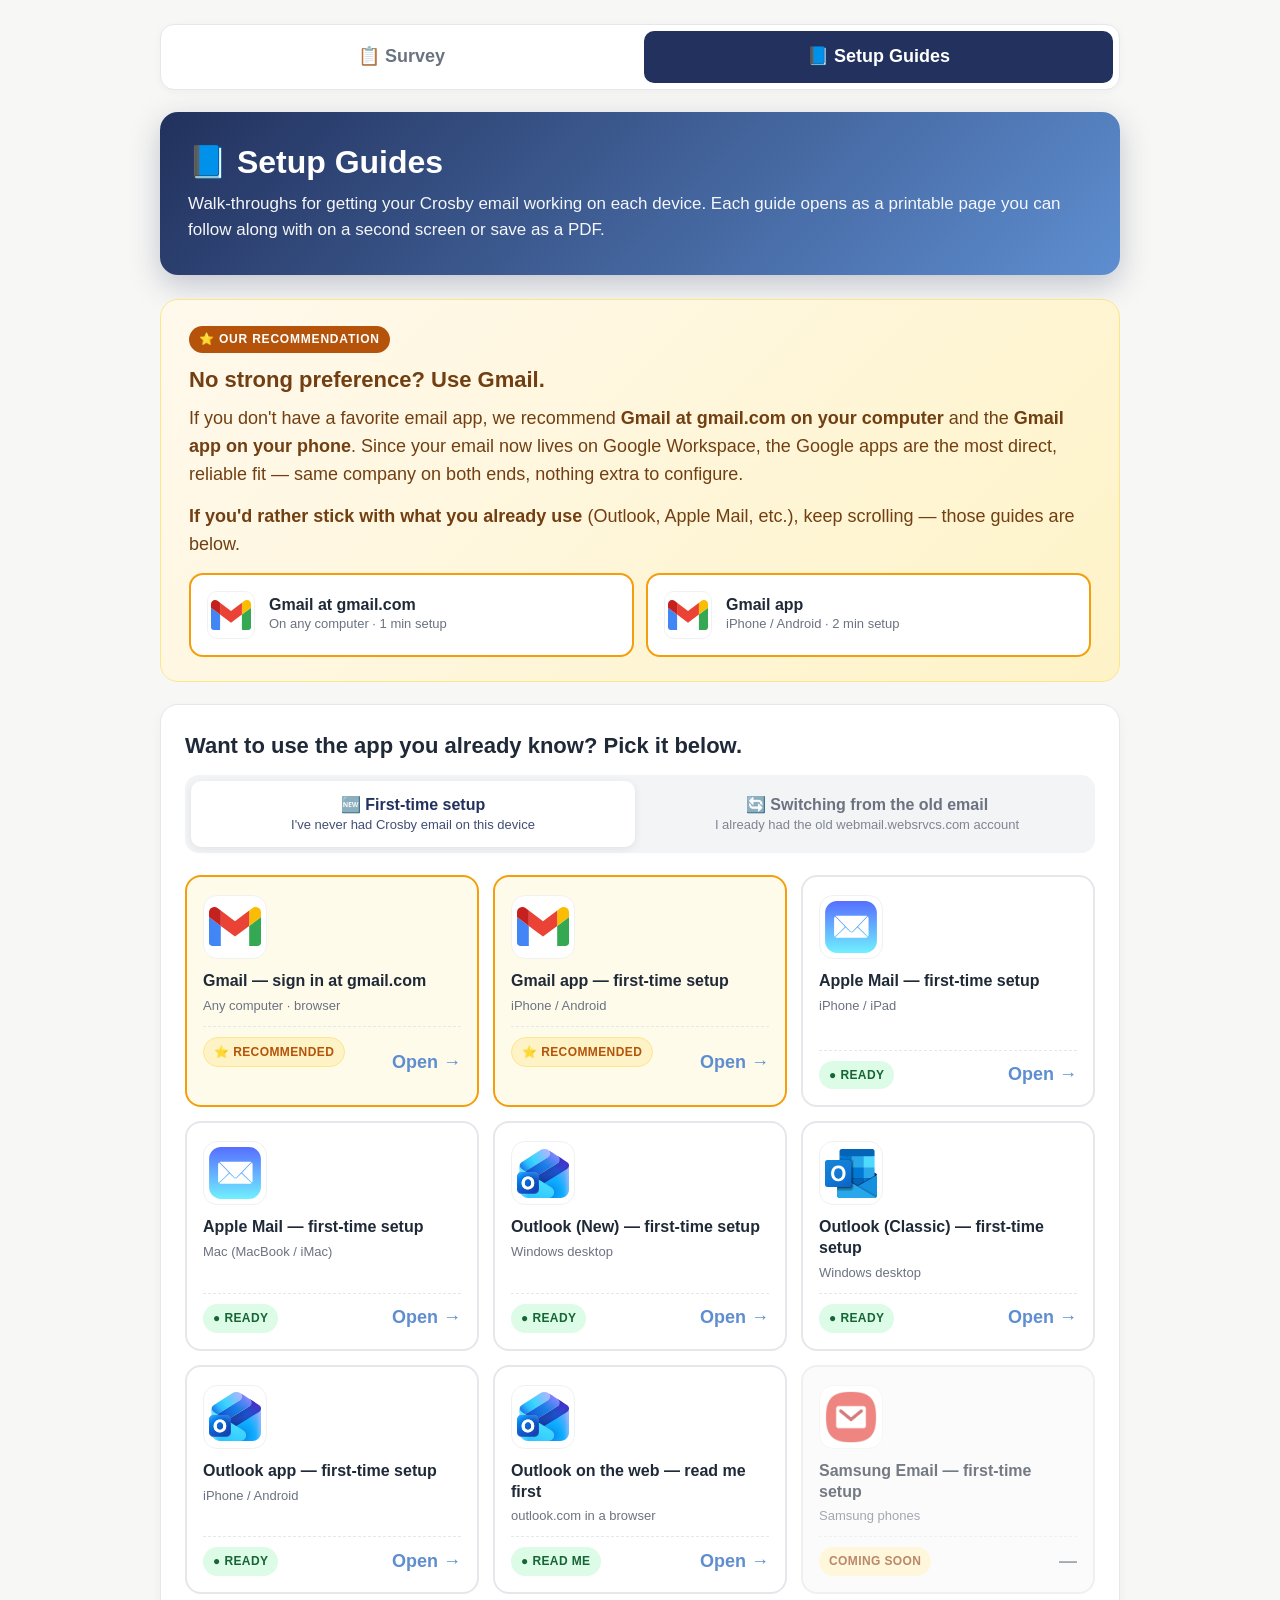
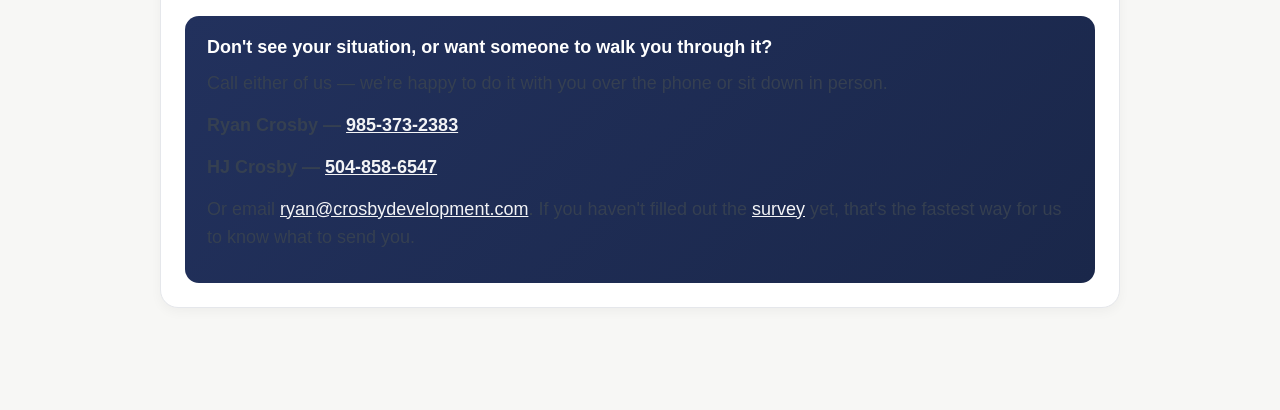
<file: help.html>
<!DOCTYPE html>
<html lang="en">
<head>
<meta charset="UTF-8">
<meta name="viewport" content="width=device-width, initial-scale=1.0">
<title>Setup Guides — Crosby Development</title>
<meta name="description" content="Click-through walkthroughs for getting your Crosby Development email working on each device.">
<style>
  :root {
    --bg: #f7f7f5;
    --card: #ffffff;
    --ink: #1f2937;
    --muted: #6b7280;
    --line: #e5e7eb;
    --accent: #22315d;
    --accent-2: #5e8ed0;
    --accent-soft: #e6edf7;
    --selected: #16a34a;
    --selected-soft: #dcfce7;
    --gold: #b45309;
    --gold-soft: #fef3c7;
  }

  * { box-sizing: border-box; }

  html, body {
    margin: 0; padding: 0;
    background: var(--bg);
    color: var(--ink);
    font-family: -apple-system, BlinkMacSystemFont, "Segoe UI", Roboto, "Helvetica Neue", Arial, sans-serif;
    font-size: 18px;
    line-height: 1.55;
  }

  .wrap { max-width: 1000px; margin: 0 auto; padding: 24px 20px 80px; }

  nav.top {
    display: flex; gap: 8px;
    background: white;
    border: 1px solid var(--line);
    border-radius: 14px;
    padding: 6px;
    margin-bottom: 22px;
    box-shadow: 0 2px 8px rgba(0,0,0,0.04);
  }
  nav.top a {
    flex: 1; text-align: center; text-decoration: none;
    color: var(--muted); font-weight: 600;
    padding: 12px 14px; border-radius: 10px;
    transition: all 0.15s ease;
  }
  nav.top a.active { background: var(--accent); color: white; }
  nav.top a:not(.active):hover { background: var(--accent-soft); color: var(--accent); }

  header.hero {
    background: linear-gradient(135deg, #22315d 0%, #5e8ed0 100%);
    color: white;
    border-radius: 18px;
    padding: 32px 28px;
    margin-bottom: 24px;
    box-shadow: 0 10px 30px rgba(34, 49, 93, 0.25);
  }
  header.hero h1 { margin: 0 0 10px; font-size: 32px; line-height: 1.15; }
  header.hero p { margin: 0; font-size: 17px; opacity: 0.95; }

  section.card {
    background: var(--card);
    border: 1px solid var(--line);
    border-radius: 18px;
    padding: 24px;
    margin-bottom: 22px;
    box-shadow: 0 4px 12px rgba(0,0,0,0.04);
  }
  section.card h2 { margin: 0 0 12px; font-size: 22px; }
  section.card p  { margin: 0 0 14px; color: #374151; }

  /* Recommendation hero */
  .reco {
    background: linear-gradient(135deg, #fff9ed 0%, #fef3c7 100%);
    border: 1px solid #fde68a;
    border-radius: 18px;
    padding: 24px 28px;
    margin-bottom: 22px;
  }
  .reco .star {
    display: inline-block;
    background: var(--gold);
    color: white;
    font-weight: 800;
    font-size: 12px;
    padding: 4px 10px;
    border-radius: 999px;
    text-transform: uppercase;
    letter-spacing: 0.8px;
    margin-bottom: 10px;
  }
  .reco h2 { margin: 0 0 8px; color: #713f12; font-size: 22px; }
  .reco p  { margin: 0 0 14px; color: #713f12; }

  .reco-picks {
    display: grid;
    grid-template-columns: repeat(auto-fit, minmax(220px, 1fr));
    gap: 12px;
    margin-top: 14px;
  }
  .reco-pick {
    background: white;
    border: 2px solid #f59e0b;
    border-radius: 14px;
    padding: 16px;
    text-decoration: none;
    color: var(--ink);
    display: flex;
    align-items: center;
    gap: 14px;
    transition: all 0.15s ease;
  }
  .reco-pick:hover {
    transform: translateY(-2px);
    box-shadow: 0 8px 20px rgba(180, 83, 9, 0.2);
  }
  .reco-pick .icon-mini {
    width: 48px; height: 48px;
    background: white;
    border: 1px solid #f1f1f1;
    border-radius: 10px;
    display: flex; align-items: center; justify-content: center;
    flex-shrink: 0;
  }
  .reco-pick .icon-mini img { width: 40px; height: 40px; object-fit: contain; }
  .reco-pick .what { font-weight: 700; font-size: 16px; line-height: 1.2; }
  .reco-pick .where { font-size: 13px; color: var(--muted); }

  /* Tabs */
  .tabs {
    display: grid;
    grid-template-columns: 1fr 1fr;
    gap: 10px;
    background: #f3f4f6;
    border-radius: 14px;
    padding: 6px;
    margin: 4px 0 22px;
  }
  .tab {
    border: 0; cursor: pointer;
    background: transparent;
    color: var(--muted);
    font-weight: 700; font-size: 16px;
    padding: 14px 12px; border-radius: 10px;
    text-align: center; font-family: inherit;
    line-height: 1.25;
    transition: all 0.15s ease;
  }
  .tab small {
    display: block; font-weight: 500; font-size: 13px;
    margin-top: 2px; opacity: 0.85;
  }
  .tab.active {
    background: white; color: var(--accent);
    box-shadow: 0 2px 8px rgba(0,0,0,0.08);
  }
  .tab:not(.active):hover { color: var(--accent); }

  /* Guide grid */
  .guide-grid {
    display: grid;
    grid-template-columns: repeat(auto-fill, minmax(220px, 1fr));
    gap: 14px;
  }

  .guide-card {
    display: flex; flex-direction: column;
    background: white;
    border: 2px solid var(--line);
    border-radius: 16px;
    padding: 18px 16px 16px;
    text-decoration: none;
    color: var(--ink);
    position: relative;
    transition: all 0.15s ease;
    min-height: 220px;
  }

  .guide-card.available { cursor: pointer; }
  .guide-card.available:hover {
    border-color: var(--accent-2);
    transform: translateY(-2px);
    box-shadow: 0 8px 20px rgba(34,49,93,0.12);
  }
  .guide-card.recommended { border-color: #f59e0b; background: #fffbeb; }
  .guide-card.recommended:hover { border-color: #d97706; }

  .guide-card.coming-soon { opacity: 0.62; cursor: default; background: #fafafa; }

  .guide-card .icon-frame {
    width: 64px; height: 64px;
    border-radius: 14px;
    background: white;
    border: 1px solid #f1f1f1;
    display: flex; align-items: center; justify-content: center;
    margin-bottom: 12px;
    overflow: hidden;
  }
  .guide-card .icon-frame img { width: 52px; height: 52px; object-fit: contain; }

  .guide-card .title {
    font-weight: 700; font-size: 16px;
    line-height: 1.3; margin-bottom: 4px;
  }
  .guide-card .device {
    font-size: 13px; color: var(--muted);
    margin-bottom: 10px;
  }

  .guide-card .footer-row {
    margin-top: auto;
    display: flex; align-items: center; justify-content: space-between;
    gap: 8px;
    padding-top: 10px;
    border-top: 1px dashed var(--line);
  }

  .badge {
    display: inline-flex; align-items: center; gap: 5px;
    font-size: 12px; font-weight: 700;
    padding: 5px 10px; border-radius: 999px;
    text-transform: uppercase; letter-spacing: 0.4px;
  }
  .badge.live { background: var(--selected-soft); color: #166534; }
  .badge.soon { background: #fef3c7; color: #92400e; }
  .badge.reco { background: #fef3c7; color: var(--gold); border: 1px solid #fde68a; }

  .open-arrow { color: var(--accent-2); font-weight: 800; font-size: 18px; }
  .guide-card.coming-soon .open-arrow { color: var(--muted); }

  /* Help banner */
  .help-banner {
    background: linear-gradient(135deg, #22315d 0%, #1a274a 100%);
    color: white;
    border-radius: 14px;
    padding: 18px 22px;
    margin-top: 22px;
  }
  .help-banner h3 { margin: 0 0 8px; font-size: 18px; }
  .help-banner p { margin: 0 0 4px; opacity: 0.95; color: white; }
  .help-banner .person { font-weight: 800; }
  .help-banner a { color: white; }

  /* Modal */
  .modal-bg {
    position: fixed; inset: 0;
    background: rgba(15, 23, 42, 0.55);
    display: none;
    align-items: center; justify-content: center;
    padding: 20px; z-index: 100;
  }
  .modal-bg.show { display: flex; }
  .modal {
    background: white;
    border-radius: 18px;
    padding: 28px;
    max-width: 480px; width: 100%;
    box-shadow: 0 30px 60px rgba(0,0,0,0.3);
  }
  .modal h3 { margin: 0 0 10px; font-size: 22px; }
  .modal p  { margin: 0 0 14px; color: #374151; }
  .modal .person { font-weight: 800; margin: 0 0 4px; }
  .modal-actions { display: flex; gap: 10px; justify-content: flex-end; margin-top: 16px; }
  .modal button {
    cursor: pointer; border: 0;
    padding: 12px 18px; font-size: 15px; font-weight: 700;
    border-radius: 10px; font-family: inherit;
  }
  .modal button.primary { background: var(--accent); color: white; }
  .modal button.secondary { background: #f3f4f6; color: var(--ink); }

  @media (max-width: 560px) {
    header.hero h1 { font-size: 24px; }
    .tab { font-size: 14px; padding: 12px 8px; }
    .tab small { font-size: 11px; }
  }
</style>
</head>
<body>
<div class="wrap">

  <nav class="top">
    <a href="/">📋 Survey</a>
    <a href="/help" class="active">📘 Setup Guides</a>
  </nav>

  <header class="hero">
    <h1>📘 Setup Guides</h1>
    <p>Walk-throughs for getting your Crosby email working on each device. Each guide opens as a printable page you can follow along with on a second screen or save as a PDF.</p>
  </header>

  <!-- RECOMMENDATION -->
  <div class="reco">
    <div class="star">⭐ Our recommendation</div>
    <h2>No strong preference? Use Gmail.</h2>
    <p>If you don't have a favorite email app, we recommend <strong>Gmail at gmail.com on your computer</strong> and the <strong>Gmail app on your phone</strong>. Since your email now lives on Google Workspace, the Google apps are the most direct, reliable fit — same company on both ends, nothing extra to configure.</p>
    <p style="margin-bottom:6px;"><strong>If you'd rather stick with what you already use</strong> (Outlook, Apple Mail, etc.), keep scrolling — those guides are below.</p>
    <div class="reco-picks">
      <a class="reco-pick" href="guides/gmail-web.html">
        <div class="icon-mini"><img src="icons/gmail.svg" alt=""></div>
        <div>
          <div class="what">Gmail at gmail.com</div>
          <div class="where">On any computer · 1 min setup</div>
        </div>
      </a>
      <a class="reco-pick" href="guides/gmail-mobile.html">
        <div class="icon-mini"><img src="icons/gmail.svg" alt=""></div>
        <div>
          <div class="what">Gmail app</div>
          <div class="where">iPhone / Android · 2 min setup</div>
        </div>
      </a>
    </div>
  </div>

  <section class="card">
    <h2>Want to use the app you already know? Pick it below.</h2>
    <div class="tabs" role="tablist">
      <button class="tab active" data-target="first-time" role="tab" aria-selected="true">
        🆕 First-time setup
        <small>I've never had Crosby email on this device</small>
      </button>
      <button class="tab" data-target="switching" role="tab" aria-selected="false">
        🔄 Switching from the old email
        <small>I already had the old webmail.websrvcs.com account</small>
      </button>
    </div>

    <!-- FIRST-TIME SETUP GRID -->
    <div class="guide-grid" id="first-time">

      <a class="guide-card available recommended" href="guides/gmail-web.html">
        <div class="icon-frame"><img src="icons/gmail.svg" alt="Gmail"></div>
        <div class="title">Gmail — sign in at gmail.com</div>
        <div class="device">Any computer · browser</div>
        <div class="footer-row">
          <span class="badge reco">⭐ Recommended</span>
          <span class="open-arrow">Open →</span>
        </div>
      </a>

      <a class="guide-card available recommended" href="guides/gmail-mobile.html">
        <div class="icon-frame"><img src="icons/gmail.svg" alt="Gmail"></div>
        <div class="title">Gmail app — first-time setup</div>
        <div class="device">iPhone / Android</div>
        <div class="footer-row">
          <span class="badge reco">⭐ Recommended</span>
          <span class="open-arrow">Open →</span>
        </div>
      </a>

      <a class="guide-card available" href="guides/apple-mail-first-setup.pdf" target="_blank" rel="noopener">
        <div class="icon-frame"><img src="icons/apple-mail.svg" alt="Apple Mail"></div>
        <div class="title">Apple Mail — first-time setup</div>
        <div class="device">iPhone / iPad</div>
        <div class="footer-row">
          <span class="badge live">● Ready</span>
          <span class="open-arrow">Open →</span>
        </div>
      </a>

      <a class="guide-card available" href="guides/apple-mail-mac.html">
        <div class="icon-frame"><img src="icons/apple-mail.svg" alt="Apple Mail"></div>
        <div class="title">Apple Mail — first-time setup</div>
        <div class="device">Mac (MacBook / iMac)</div>
        <div class="footer-row">
          <span class="badge live">● Ready</span>
          <span class="open-arrow">Open →</span>
        </div>
      </a>

      <a class="guide-card available" href="guides/outlook-new-windows.html">
        <div class="icon-frame"><img src="icons/outlook-new.svg" alt="Outlook"></div>
        <div class="title">Outlook (New) — first-time setup</div>
        <div class="device">Windows desktop</div>
        <div class="footer-row">
          <span class="badge live">● Ready</span>
          <span class="open-arrow">Open →</span>
        </div>
      </a>

      <a class="guide-card available" href="guides/outlook-classic-windows.html">
        <div class="icon-frame"><img src="icons/outlook-classic.svg" alt="Outlook"></div>
        <div class="title">Outlook (Classic) — first-time setup</div>
        <div class="device">Windows desktop</div>
        <div class="footer-row">
          <span class="badge live">● Ready</span>
          <span class="open-arrow">Open →</span>
        </div>
      </a>

      <a class="guide-card available" href="guides/outlook-mobile.html">
        <div class="icon-frame"><img src="icons/outlook-new.svg" alt="Outlook"></div>
        <div class="title">Outlook app — first-time setup</div>
        <div class="device">iPhone / Android</div>
        <div class="footer-row">
          <span class="badge live">● Ready</span>
          <span class="open-arrow">Open →</span>
        </div>
      </a>

      <a class="guide-card available" href="guides/outlook-web.html">
        <div class="icon-frame"><img src="icons/outlook-new.svg" alt="Outlook"></div>
        <div class="title">Outlook on the web — read me first</div>
        <div class="device">outlook.com in a browser</div>
        <div class="footer-row">
          <span class="badge live">● Read me</span>
          <span class="open-arrow">Open →</span>
        </div>
      </a>

      <div class="guide-card coming-soon" data-app="Samsung Email">
        <div class="icon-frame"><img src="icons/samsung-email.png" alt=""></div>
        <div class="title">Samsung Email — first-time setup</div>
        <div class="device">Samsung phones</div>
        <div class="footer-row">
          <span class="badge soon">Coming soon</span>
          <span class="open-arrow">—</span>
        </div>
      </div>

    </div>

    <!-- SWITCHING FROM OLD ACCOUNT GRID -->
    <div class="guide-grid" id="switching" style="display:none;">

      <a class="guide-card available recommended" href="guides/gmail-web.html">
        <div class="icon-frame"><img src="icons/gmail.svg" alt="Gmail"></div>
        <div class="title">Move to Gmail at gmail.com</div>
        <div class="device">Any computer · browser</div>
        <div class="footer-row">
          <span class="badge reco">⭐ Recommended</span>
          <span class="open-arrow">Open →</span>
        </div>
      </a>

      <a class="guide-card available recommended" href="guides/gmail-mobile.html">
        <div class="icon-frame"><img src="icons/gmail.svg" alt="Gmail"></div>
        <div class="title">Move to the Gmail app</div>
        <div class="device">iPhone / Android</div>
        <div class="footer-row">
          <span class="badge reco">⭐ Recommended</span>
          <span class="open-arrow">Open →</span>
        </div>
      </a>

      <a class="guide-card available" href="guides/apple-mail-remove-and-re-add.pdf" target="_blank" rel="noopener">
        <div class="icon-frame"><img src="icons/apple-mail.svg" alt="Apple Mail"></div>
        <div class="title">Apple Mail — remove old, re-add via Google</div>
        <div class="device">iPhone / iPad</div>
        <div class="footer-row">
          <span class="badge live">● Ready</span>
          <span class="open-arrow">Open →</span>
        </div>
      </a>

      <a class="guide-card available" href="guides/apple-mail-mac.html">
        <div class="icon-frame"><img src="icons/apple-mail.svg" alt="Apple Mail"></div>
        <div class="title">Apple Mail — remove old, re-add via Google</div>
        <div class="device">Mac (MacBook / iMac)</div>
        <div class="footer-row">
          <span class="badge live">● Ready</span>
          <span class="open-arrow">Open →</span>
        </div>
      </a>

      <a class="guide-card available" href="guides/outlook-classic-windows.html">
        <div class="icon-frame"><img src="icons/outlook-classic.svg" alt="Outlook"></div>
        <div class="title">Outlook (Classic) — remove old, re-add via Google</div>
        <div class="device">Windows desktop</div>
        <div class="footer-row">
          <span class="badge live">● Ready</span>
          <span class="open-arrow">Open →</span>
        </div>
      </a>

      <a class="guide-card available" href="guides/outlook-new-windows.html">
        <div class="icon-frame"><img src="icons/outlook-new.svg" alt="Outlook"></div>
        <div class="title">Outlook (New) — remove old, re-add via Google</div>
        <div class="device">Windows desktop</div>
        <div class="footer-row">
          <span class="badge live">● Ready</span>
          <span class="open-arrow">Open →</span>
        </div>
      </a>

      <a class="guide-card available" href="guides/outlook-mobile.html">
        <div class="icon-frame"><img src="icons/outlook-new.svg" alt="Outlook"></div>
        <div class="title">Outlook app — remove old, re-add via Google</div>
        <div class="device">iPhone / Android</div>
        <div class="footer-row">
          <span class="badge live">● Ready</span>
          <span class="open-arrow">Open →</span>
        </div>
      </a>

      <div class="guide-card coming-soon" data-app="Samsung Email — switch">
        <div class="icon-frame"><img src="icons/samsung-email.png" alt=""></div>
        <div class="title">Samsung Email — remove old, re-add via Google</div>
        <div class="device">Samsung phones</div>
        <div class="footer-row">
          <span class="badge soon">Coming soon</span>
          <span class="open-arrow">—</span>
        </div>
      </div>

    </div>

    <!-- HELP BANNER -->
    <div class="help-banner">
      <h3>Don't see your situation, or want someone to walk you through it?</h3>
      <p>Call either of us — we're happy to do it with you over the phone or sit down in person.</p>
      <p class="person">Ryan Crosby — <a href="tel:9853732383">985-373-2383</a></p>
      <p class="person">HJ Crosby — <a href="tel:5048586547">504-858-6547</a></p>
      <p style="margin-top:6px;">Or email <a href="mailto:ryan@crosbydevelopment.com">ryan@crosbydevelopment.com</a>. If you haven't filled out the <a href="/" style="text-decoration:underline;">survey</a> yet, that's the fastest way for us to know what to send you.</p>
    </div>
  </section>

</div>

<!-- Coming-soon modal -->
<div class="modal-bg" id="soonModal" role="dialog" aria-modal="true">
  <div class="modal">
    <h3>📝 This guide is on its way</h3>
    <p>We're still putting together the walkthrough for <strong id="soonApp">this setup</strong>. In the meantime, give us a ring and we'll do it with you — usually a 5-minute phone call.</p>
    <p class="person">Ryan Crosby — <a href="tel:9853732383">985-373-2383</a></p>
    <p class="person">HJ Crosby — <a href="tel:5048586547">504-858-6547</a></p>
    <div class="modal-actions">
      <button type="button" class="secondary" onclick="closeSoon()">Close</button>
      <a href="mailto:ryan@crosbydevelopment.com?subject=Email%20setup%20help" style="text-decoration:none;"><button type="button" class="primary">Email Ryan</button></a>
    </div>
  </div>
</div>

<script>
  // Tab switching
  document.querySelectorAll('.tab').forEach(tab => {
    tab.addEventListener('click', () => {
      document.querySelectorAll('.tab').forEach(t => {
        t.classList.remove('active');
        t.setAttribute('aria-selected', 'false');
      });
      tab.classList.add('active');
      tab.setAttribute('aria-selected', 'true');

      const target = tab.dataset.target;
      document.querySelectorAll('.guide-grid').forEach(g => {
        g.style.display = (g.id === target) ? 'grid' : 'none';
      });
    });
  });

  // Coming-soon modal
  document.querySelectorAll('.guide-card.coming-soon').forEach(card => {
    card.addEventListener('click', () => {
      document.getElementById('soonApp').textContent = card.dataset.app || 'this setup';
      document.getElementById('soonModal').classList.add('show');
    });
  });
  function closeSoon() {
    document.getElementById('soonModal').classList.remove('show');
  }
  document.getElementById('soonModal').addEventListener('click', e => {
    if (e.target.id === 'soonModal') closeSoon();
  });
</script>
</body>
</html>
</file>
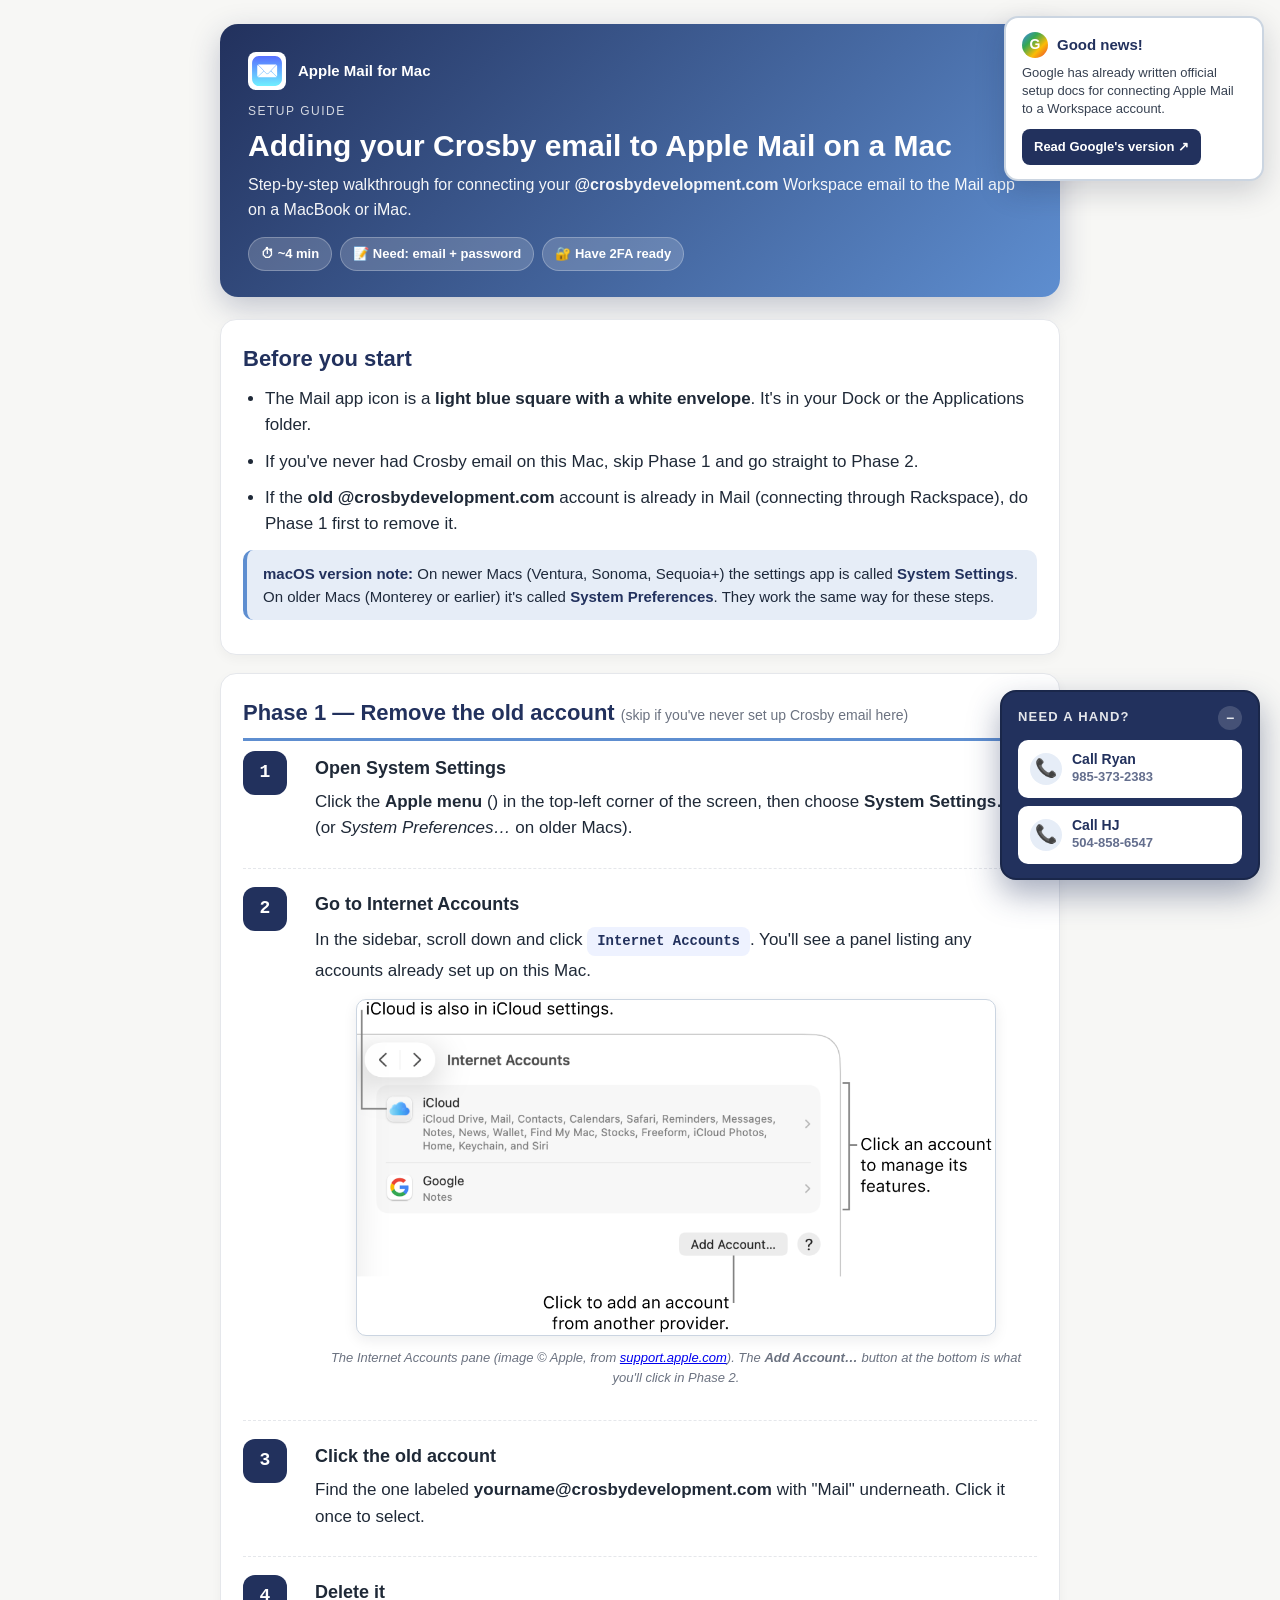
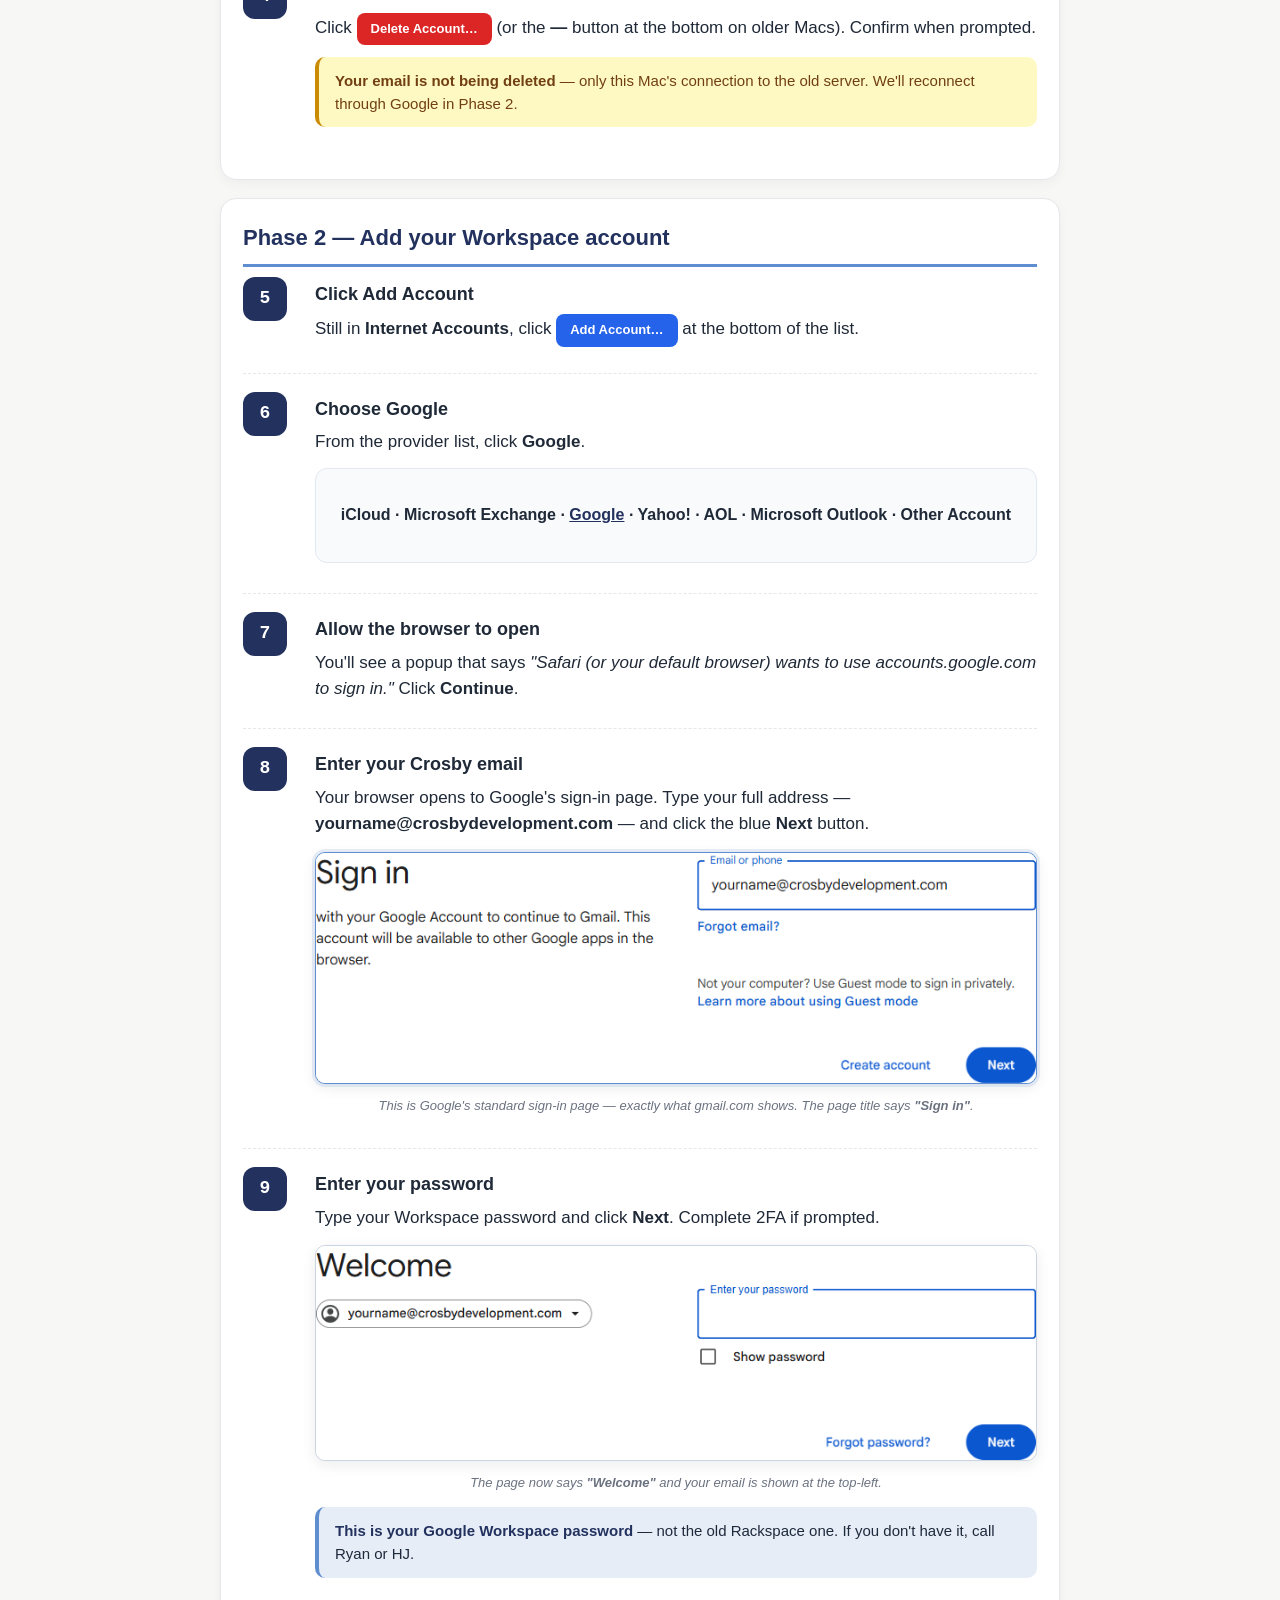
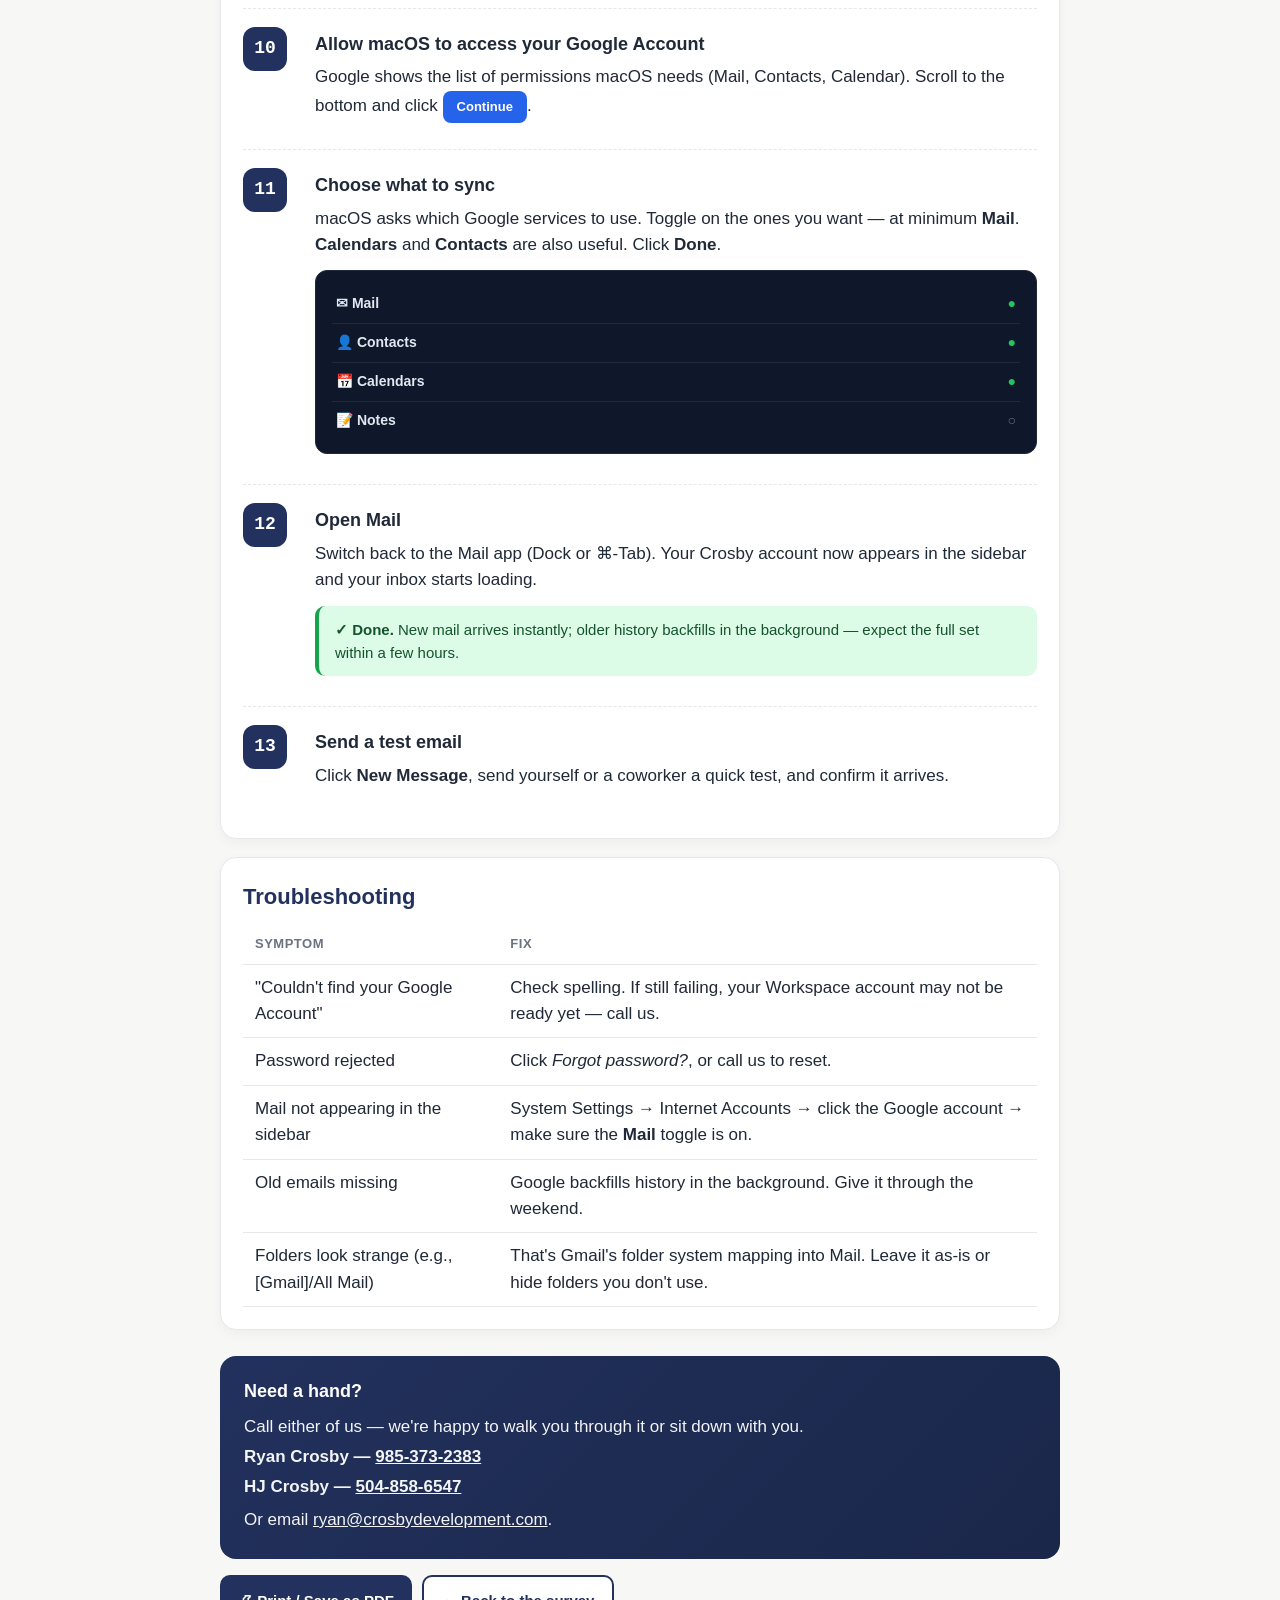
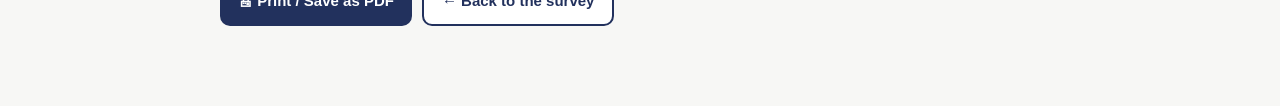
<file: guides/apple-mail-mac.html>
<!DOCTYPE html>
<html lang="en">
<head>
<meta charset="UTF-8">
<meta name="viewport" content="width=device-width, initial-scale=1.0">
<title>Apple Mail on Mac — Crosby Email Setup</title>
<link rel="stylesheet" href="guide.css">
</head>
<body>
<div class="wrap">

  <header class="hero">
    <div class="brand-row" style="margin-bottom:12px;">
      <img src="../icons/apple-mail.svg" alt="">
      <div class="name">Apple Mail for Mac</div>
    </div>
    <div class="eyebrow">Setup Guide</div>
    <h1>Adding your Crosby email to Apple Mail on a Mac</h1>
    <p>Step-by-step walkthrough for connecting your <strong>@crosbydevelopment.com</strong> Workspace email to the Mail app on a MacBook or iMac.</p>
    <div class="meta-row">
      <span class="chip">⏱ <strong>~4 min</strong></span>
      <span class="chip">📝 Need: email + password</span>
      <span class="chip">🔐 Have 2FA ready</span>
    </div>
  </header>

  <section class="card">
    <h2>Before you start</h2>
    <ul>
      <li>The Mail app icon is a <strong>light blue square with a white envelope</strong>. It's in your Dock or the Applications folder.</li>
      <li>If you've never had Crosby email on this Mac, skip Phase 1 and go straight to Phase 2.</li>
      <li>If the <strong>old @crosbydevelopment.com</strong> account is already in Mail (connecting through Rackspace), do Phase 1 first to remove it.</li>
    </ul>
    <div class="tip"><strong>macOS version note:</strong> On newer Macs (Ventura, Sonoma, Sequoia+) the settings app is called <strong>System Settings</strong>. On older Macs (Monterey or earlier) it's called <strong>System Preferences</strong>. They work the same way for these steps.</div>
  </section>

  <!-- PHASE 1 -->
  <section class="card" id="phase-1">
    <h2 class="phase">Phase 1 — Remove the old account <small style="color:var(--muted);font-size:14px;font-weight:400;">(skip if you've never set up Crosby email here)</small></h2>

    <div class="step">
      <div class="num">1</div>
      <div class="body">
        <h3>Open System Settings</h3>
        <p>Click the <strong>Apple menu</strong> () in the top-left corner of the screen, then choose <strong>System Settings…</strong> (or <em>System Preferences…</em> on older Macs).</p>
      </div>
    </div>

    <div class="step">
      <div class="num">2</div>
      <div class="body">
        <h3>Go to Internet Accounts</h3>
        <p>In the sidebar, scroll down and click <span class="path">Internet Accounts</span>. You'll see a panel listing any accounts already set up on this Mac.</p>
        <!-- Apple Support screenshot: https://support.apple.com/guide/mac-help/mh35565/mac -->
        <figure class="screenshot-figure">
          <img class="screenshot" src="screenshots/apple-mail-mac/internet-accounts-pane.png" alt="macOS System Settings Internet Accounts pane showing existing iCloud and Google accounts and an Add Account button" style="max-width:640px;">
          <figcaption>The Internet Accounts pane (image © Apple, from <a href="https://support.apple.com/guide/mac-help/mh35565/mac">support.apple.com</a>). The <strong>Add Account…</strong> button at the bottom is what you'll click in Phase 2.</figcaption>
        </figure>
      </div>
    </div>

    <div class="step">
      <div class="num">3</div>
      <div class="body">
        <h3>Click the old account</h3>
        <p>Find the one labeled <strong>yourname@crosbydevelopment.com</strong> with "Mail" underneath. Click it once to select.</p>
      </div>
    </div>

    <div class="step">
      <div class="num">4</div>
      <div class="body">
        <h3>Delete it</h3>
        <p>Click <span class="btn-mock danger">Delete Account…</span> (or the <strong>—</strong> button at the bottom on older Macs). Confirm when prompted.</p>
        <div class="warn"><strong>Your email is not being deleted</strong> — only this Mac's connection to the old server. We'll reconnect through Google in Phase 2.</div>
      </div>
    </div>
  </section>

  <!-- PHASE 2 -->
  <section class="card" id="phase-2">
    <h2 class="phase">Phase 2 — Add your Workspace account</h2>

    <div class="step">
      <div class="num">5</div>
      <div class="body">
        <h3>Click Add Account</h3>
        <p>Still in <strong>Internet Accounts</strong>, click <span class="btn-mock">Add Account…</span> at the bottom of the list.</p>
      </div>
    </div>

    <div class="step">
      <div class="num">6</div>
      <div class="body">
        <h3>Choose Google</h3>
        <p>From the provider list, click <strong>Google</strong>.</p>
        <div class="ui-box light">
          <div style="text-align:center;padding:20px 0;font-weight:700;font-size:16px;">iCloud · Microsoft Exchange · <span style="color:var(--accent);text-decoration:underline;">Google</span> · Yahoo! · AOL · Microsoft Outlook · Other Account</div>
        </div>
      </div>
    </div>

    <div class="step">
      <div class="num">7</div>
      <div class="body">
        <h3>Allow the browser to open</h3>
        <p>You'll see a popup that says <em>"Safari (or your default browser) wants to use accounts.google.com to sign in."</em> Click <strong>Continue</strong>.</p>
      </div>
    </div>

    <div class="step">
      <div class="num">8</div>
      <div class="body">
        <h3>Enter your Crosby email</h3>
        <p>Your browser opens to Google's sign-in page. Type your full address — <strong>yourname@crosbydevelopment.com</strong> — and click the blue <strong>Next</strong> button.</p>
        <figure class="screenshot-figure">
          <img class="screenshot callout" src="screenshots/shared/google-signin-email.png" alt="Google sign-in page with yourname@crosbydevelopment.com in the Email or phone field">
          <figcaption>This is Google's standard sign-in page — exactly what gmail.com shows. The page title says <strong>"Sign in"</strong>.</figcaption>
        </figure>
      </div>
    </div>

    <div class="step">
      <div class="num">9</div>
      <div class="body">
        <h3>Enter your password</h3>
        <p>Type your Workspace password and click <strong>Next</strong>. Complete 2FA if prompted.</p>
        <figure class="screenshot-figure">
          <img class="screenshot" src="screenshots/shared/google-signin-password.png" alt="Google Welcome screen with the user's email shown and an Enter your password field">
          <figcaption>The page now says <strong>"Welcome"</strong> and your email is shown at the top-left.</figcaption>
        </figure>
        <div class="tip"><strong>This is your Google Workspace password</strong> — not the old Rackspace one. If you don't have it, call Ryan or HJ.</div>
      </div>
    </div>

    <div class="step">
      <div class="num">10</div>
      <div class="body">
        <h3>Allow macOS to access your Google Account</h3>
        <p>Google shows the list of permissions macOS needs (Mail, Contacts, Calendar). Scroll to the bottom and click <span class="btn-mock">Continue</span>.</p>
      </div>
    </div>

    <div class="step">
      <div class="num">11</div>
      <div class="body">
        <h3>Choose what to sync</h3>
        <p>macOS asks which Google services to use. Toggle on the ones you want — at minimum <strong>Mail</strong>. <strong>Calendars</strong> and <strong>Contacts</strong> are also useful. Click <strong>Done</strong>.</p>
        <div class="ui-box">
          <div class="row"><span class="label">✉ Mail</span> <span class="arrow" style="color:#22c55e;font-weight:700;">●</span></div>
          <div class="row"><span class="label">👤 Contacts</span> <span class="arrow" style="color:#22c55e;font-weight:700;">●</span></div>
          <div class="row"><span class="label">📅 Calendars</span> <span class="arrow" style="color:#22c55e;font-weight:700;">●</span></div>
          <div class="row"><span class="label">📝 Notes</span> <span class="arrow" style="color:#64748b;">○</span></div>
        </div>
      </div>
    </div>

    <div class="step">
      <div class="num">12</div>
      <div class="body">
        <h3>Open Mail</h3>
        <p>Switch back to the Mail app (Dock or ⌘-Tab). Your Crosby account now appears in the sidebar and your inbox starts loading.</p>
        <div class="success"><strong>✓ Done.</strong> New mail arrives instantly; older history backfills in the background — expect the full set within a few hours.</div>
      </div>
    </div>

    <div class="step">
      <div class="num">13</div>
      <div class="body">
        <h3>Send a test email</h3>
        <p>Click <strong>New Message</strong>, send yourself or a coworker a quick test, and confirm it arrives.</p>
      </div>
    </div>
  </section>

  <!-- TROUBLESHOOTING -->
  <section class="card">
    <h2>Troubleshooting</h2>
    <table class="tbl">
      <tr><th>Symptom</th><th>Fix</th></tr>
      <tr><td>"Couldn't find your Google Account"</td><td>Check spelling. If still failing, your Workspace account may not be ready yet — call us.</td></tr>
      <tr><td>Password rejected</td><td>Click <em>Forgot password?</em>, or call us to reset.</td></tr>
      <tr><td>Mail not appearing in the sidebar</td><td>System Settings → Internet Accounts → click the Google account → make sure the <strong>Mail</strong> toggle is on.</td></tr>
      <tr><td>Old emails missing</td><td>Google backfills history in the background. Give it through the weekend.</td></tr>
      <tr><td>Folders look strange (e.g., [Gmail]/All Mail)</td><td>That's Gmail's folder system mapping into Mail. Leave it as-is or hide folders you don't use.</td></tr>
    </table>
  </section>

  <!-- HELP -->
  <section class="help-footer">
    <h3>Need a hand?</h3>
    <p>Call either of us — we're happy to walk you through it or sit down with you.</p>
    <p class="person">Ryan Crosby — <a href="tel:9853732383">985-373-2383</a></p>
    <p class="person">HJ Crosby — <a href="tel:5048586547">504-858-6547</a></p>
    <p style="margin-top:6px;">Or email <a href="mailto:ryan@crosbydevelopment.com">ryan@crosbydevelopment.com</a>.</p>
  </section>

  <div class="actions">
    <button class="primary" onclick="window.print()">🖨 Print / Save as PDF</button>
    <a class="secondary" href="/">← Back to the survey</a>
  </div>

</div>

<a class="google-ref-fab" href="https://support.google.com/a/answer/9003945" target="_blank" rel="noopener" title="Open Google's official third-party email client setup guide (new tab)">
  <div class="google-ref-header"><span class="g-mark">G</span>Good news!</div>
  <div class="google-ref-body">Google has already written official setup docs for connecting Apple Mail to a Workspace account.</div>
  <span class="google-ref-button">Read Google's version ↗</span>
</a>

<div class="help-widget" id="helpWidget">
  <div class="help-widget-card">
    <div class="title">Need a hand?
      <button type="button" aria-label="Minimize" onclick="document.getElementById('helpWidget').classList.add('collapsed')">−</button>
    </div>
    <a class="help-widget-call" href="tel:9853732383">
      <span class="icon">📞</span>
      <span><span class="who">Call Ryan</span><span class="num">985-373-2383</span></span>
    </a>
    <a class="help-widget-call" href="tel:5048586547">
      <span class="icon">📞</span>
      <span><span class="who">Call HJ</span><span class="num">504-858-6547</span></span>
    </a>
  </div>
  <button class="help-widget-pill" type="button" aria-label="Show help" onclick="document.getElementById('helpWidget').classList.remove('collapsed')">📞 Need help?</button>
</div>
<script>
  (function () {
    var w = document.getElementById('helpWidget');
    if (!w) return;
    if (window.matchMedia('(max-width: 720px)').matches) w.classList.add('collapsed');
  })();
</script>

</body>
</html>
</file>
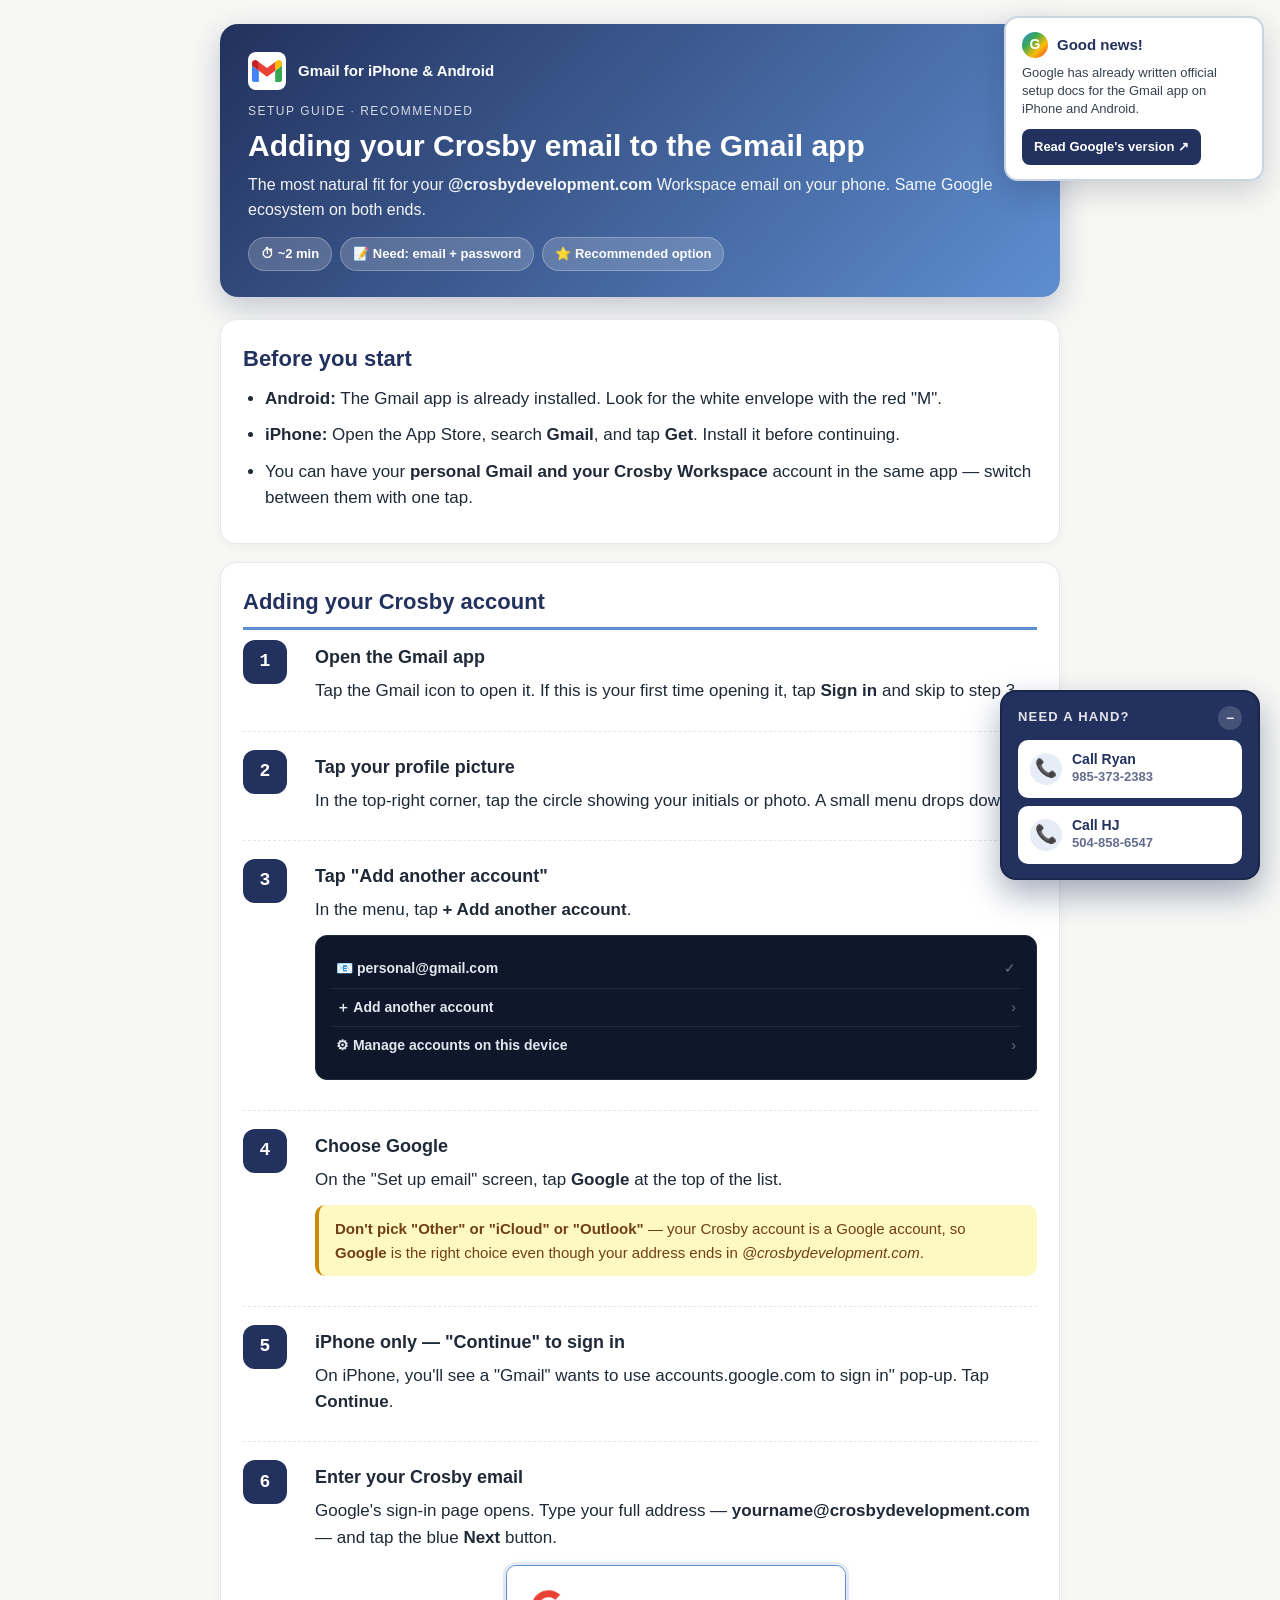
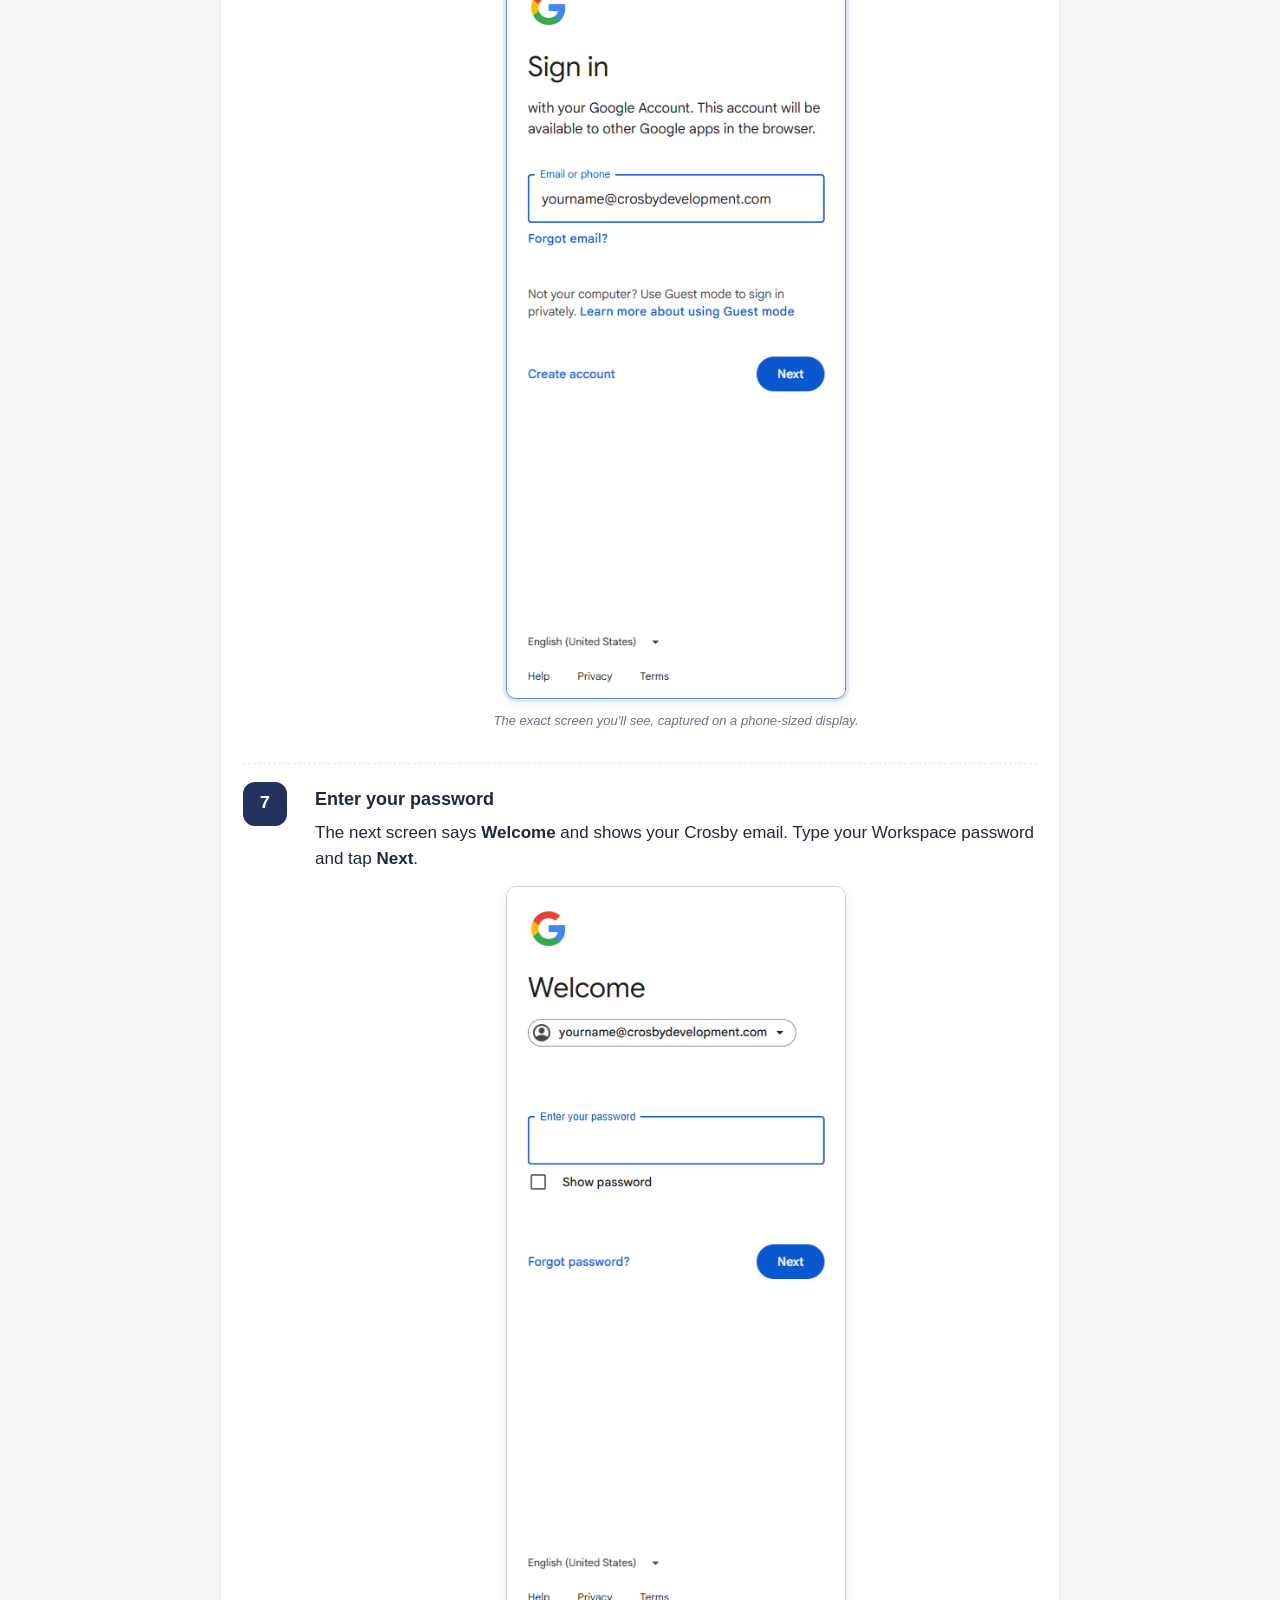
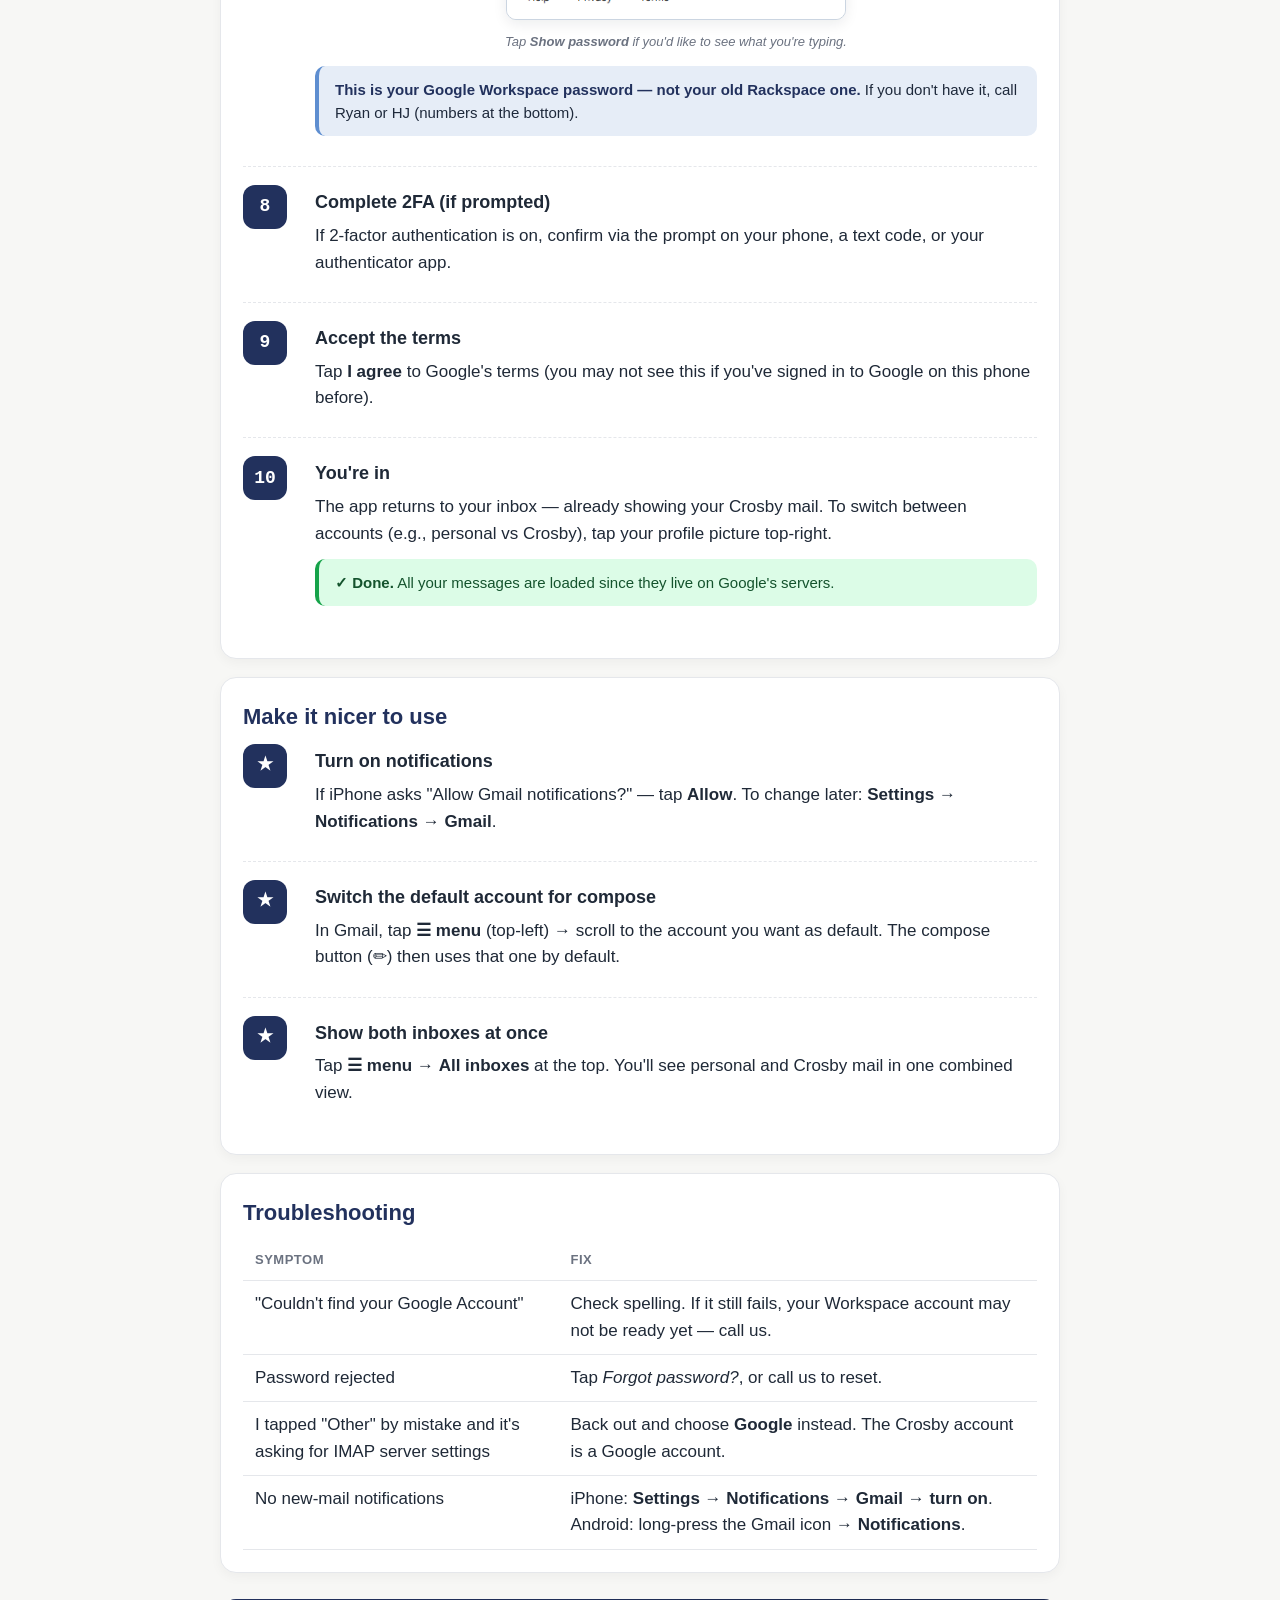
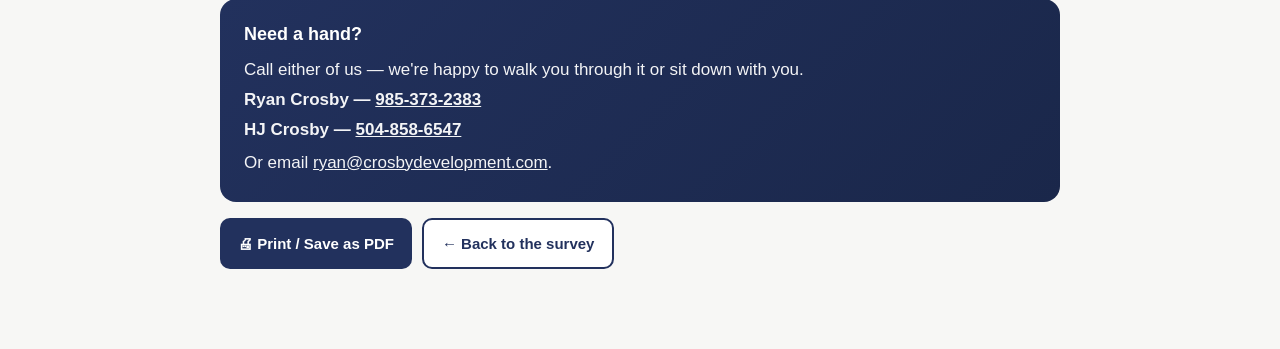
<file: guides/gmail-mobile.html>
<!DOCTYPE html>
<html lang="en">
<head>
<meta charset="UTF-8">
<meta name="viewport" content="width=device-width, initial-scale=1.0">
<title>Gmail App on iPhone / Android — Crosby Email Setup</title>
<link rel="stylesheet" href="guide.css">
</head>
<body>
<div class="wrap">

  <header class="hero">
    <div class="brand-row" style="margin-bottom:12px;">
      <img src="../icons/gmail.svg" alt="">
      <div class="name">Gmail for iPhone & Android</div>
    </div>
    <div class="eyebrow">Setup Guide · Recommended</div>
    <h1>Adding your Crosby email to the Gmail app</h1>
    <p>The most natural fit for your <strong>@crosbydevelopment.com</strong> Workspace email on your phone. Same Google ecosystem on both ends.</p>
    <div class="meta-row">
      <span class="chip">⏱ <strong>~2 min</strong></span>
      <span class="chip">📝 Need: email + password</span>
      <span class="chip">⭐ Recommended option</span>
    </div>
  </header>

  <section class="card">
    <h2>Before you start</h2>
    <ul>
      <li><strong>Android:</strong> The Gmail app is already installed. Look for the white envelope with the red "M".</li>
      <li><strong>iPhone:</strong> Open the App Store, search <strong>Gmail</strong>, and tap <strong>Get</strong>. Install it before continuing.</li>
      <li>You can have your <strong>personal Gmail and your Crosby Workspace</strong> account in the same app — switch between them with one tap.</li>
    </ul>
  </section>

  <!-- THE STEPS -->
  <section class="card">
    <h2 class="phase">Adding your Crosby account</h2>

    <div class="step">
      <div class="num">1</div>
      <div class="body">
        <h3>Open the Gmail app</h3>
        <p>Tap the Gmail icon to open it. If this is your first time opening it, tap <strong>Sign in</strong> and skip to step 3.</p>
      </div>
    </div>

    <div class="step">
      <div class="num">2</div>
      <div class="body">
        <h3>Tap your profile picture</h3>
        <p>In the top-right corner, tap the circle showing your initials or photo. A small menu drops down.</p>
      </div>
    </div>

    <div class="step">
      <div class="num">3</div>
      <div class="body">
        <h3>Tap "Add another account"</h3>
        <p>In the menu, tap <strong>+ Add another account</strong>.</p>
        <div class="ui-box">
          <div class="row"><span class="label">📧 personal@gmail.com</span> <span class="arrow">✓</span></div>
          <div class="row"><span class="label">＋ Add another account</span> <span class="arrow">›</span></div>
          <div class="row"><span class="label">⚙ Manage accounts on this device</span> <span class="arrow">›</span></div>
        </div>
      </div>
    </div>

    <div class="step">
      <div class="num">4</div>
      <div class="body">
        <h3>Choose Google</h3>
        <p>On the "Set up email" screen, tap <strong>Google</strong> at the top of the list.</p>
        <div class="warn"><strong>Don't pick "Other" or "iCloud" or "Outlook"</strong> — your Crosby account is a Google account, so <strong>Google</strong> is the right choice even though your address ends in <em>@crosbydevelopment.com</em>.</div>
      </div>
    </div>

    <div class="step">
      <div class="num">5</div>
      <div class="body">
        <h3>iPhone only — "Continue" to sign in</h3>
        <p>On iPhone, you'll see a "Gmail" wants to use accounts.google.com to sign in" pop-up. Tap <strong>Continue</strong>.</p>
      </div>
    </div>

    <div class="step">
      <div class="num">6</div>
      <div class="body">
        <h3>Enter your Crosby email</h3>
        <p>Google's sign-in page opens. Type your full address — <strong>yourname@crosbydevelopment.com</strong> — and tap the blue <strong>Next</strong> button.</p>
        <figure class="screenshot-figure">
          <img class="screenshot callout" src="screenshots/gmail-mobile/step-6-typed.png" alt="Mobile Google sign-in showing yourname@crosbydevelopment.com in the Email or phone field" style="max-width:340px;">
          <figcaption>The exact screen you'll see, captured on a phone-sized display.</figcaption>
        </figure>
      </div>
    </div>

    <div class="step">
      <div class="num">7</div>
      <div class="body">
        <h3>Enter your password</h3>
        <p>The next screen says <strong>Welcome</strong> and shows your Crosby email. Type your Workspace password and tap <strong>Next</strong>.</p>
        <figure class="screenshot-figure">
          <img class="screenshot" src="screenshots/gmail-mobile/step-7-password.png" alt="Mobile Google Welcome screen with a password entry field" style="max-width:340px;">
          <figcaption>Tap <strong>Show password</strong> if you'd like to see what you're typing.</figcaption>
        </figure>
        <div class="tip"><strong>This is your Google Workspace password — not your old Rackspace one.</strong> If you don't have it, call Ryan or HJ (numbers at the bottom).</div>
      </div>
    </div>

    <div class="step">
      <div class="num">8</div>
      <div class="body">
        <h3>Complete 2FA (if prompted)</h3>
        <p>If 2-factor authentication is on, confirm via the prompt on your phone, a text code, or your authenticator app.</p>
      </div>
    </div>

    <div class="step">
      <div class="num">9</div>
      <div class="body">
        <h3>Accept the terms</h3>
        <p>Tap <strong>I agree</strong> to Google's terms (you may not see this if you've signed in to Google on this phone before).</p>
      </div>
    </div>

    <div class="step">
      <div class="num">10</div>
      <div class="body">
        <h3>You're in</h3>
        <p>The app returns to your inbox — already showing your Crosby mail. To switch between accounts (e.g., personal vs Crosby), tap your profile picture top-right.</p>
        <div class="success"><strong>✓ Done.</strong> All your messages are loaded since they live on Google's servers.</div>
      </div>
    </div>
  </section>

  <!-- POWER TIPS -->
  <section class="card">
    <h2>Make it nicer to use</h2>

    <div class="step">
      <div class="num">★</div>
      <div class="body">
        <h3>Turn on notifications</h3>
        <p>If iPhone asks "Allow Gmail notifications?" — tap <strong>Allow</strong>. To change later: <strong>Settings → Notifications → Gmail</strong>.</p>
      </div>
    </div>

    <div class="step">
      <div class="num">★</div>
      <div class="body">
        <h3>Switch the default account for compose</h3>
        <p>In Gmail, tap <strong>☰ menu</strong> (top-left) → scroll to the account you want as default. The compose button (✏) then uses that one by default.</p>
      </div>
    </div>

    <div class="step">
      <div class="num">★</div>
      <div class="body">
        <h3>Show both inboxes at once</h3>
        <p>Tap <strong>☰ menu</strong> → <strong>All inboxes</strong> at the top. You'll see personal and Crosby mail in one combined view.</p>
      </div>
    </div>
  </section>

  <!-- TROUBLESHOOTING -->
  <section class="card">
    <h2>Troubleshooting</h2>
    <table class="tbl">
      <tr><th>Symptom</th><th>Fix</th></tr>
      <tr><td>"Couldn't find your Google Account"</td><td>Check spelling. If it still fails, your Workspace account may not be ready yet — call us.</td></tr>
      <tr><td>Password rejected</td><td>Tap <em>Forgot password?</em>, or call us to reset.</td></tr>
      <tr><td>I tapped "Other" by mistake and it's asking for IMAP server settings</td><td>Back out and choose <strong>Google</strong> instead. The Crosby account is a Google account.</td></tr>
      <tr><td>No new-mail notifications</td><td>iPhone: <strong>Settings → Notifications → Gmail → turn on</strong>. Android: long-press the Gmail icon → <strong>Notifications</strong>.</td></tr>
    </table>
  </section>

  <!-- HELP -->
  <section class="help-footer">
    <h3>Need a hand?</h3>
    <p>Call either of us — we're happy to walk you through it or sit down with you.</p>
    <p class="person">Ryan Crosby — <a href="tel:9853732383">985-373-2383</a></p>
    <p class="person">HJ Crosby — <a href="tel:5048586547">504-858-6547</a></p>
    <p style="margin-top:6px;">Or email <a href="mailto:ryan@crosbydevelopment.com">ryan@crosbydevelopment.com</a>.</p>
  </section>

  <div class="actions">
    <button class="primary" onclick="window.print()">🖨 Print / Save as PDF</button>
    <a class="secondary" href="/">← Back to the survey</a>
  </div>

</div>

<a class="google-ref-fab" href="https://support.google.com/a/users/answer/9282663" target="_blank" rel="noopener" title="Open Google's official mobile Workspace setup guide (new tab)">
  <div class="google-ref-header"><span class="g-mark">G</span>Good news!</div>
  <div class="google-ref-body">Google has already written official setup docs for the Gmail app on iPhone and Android.</div>
  <span class="google-ref-button">Read Google's version ↗</span>
</a>

<div class="help-widget" id="helpWidget">
  <div class="help-widget-card">
    <div class="title">Need a hand?
      <button type="button" aria-label="Minimize" onclick="document.getElementById('helpWidget').classList.add('collapsed')">−</button>
    </div>
    <a class="help-widget-call" href="tel:9853732383">
      <span class="icon">📞</span>
      <span><span class="who">Call Ryan</span><span class="num">985-373-2383</span></span>
    </a>
    <a class="help-widget-call" href="tel:5048586547">
      <span class="icon">📞</span>
      <span><span class="who">Call HJ</span><span class="num">504-858-6547</span></span>
    </a>
  </div>
  <button class="help-widget-pill" type="button" aria-label="Show help" onclick="document.getElementById('helpWidget').classList.remove('collapsed')">📞 Need help?</button>
</div>
<script>
  (function () {
    var w = document.getElementById('helpWidget');
    if (!w) return;
    if (window.matchMedia('(max-width: 720px)').matches) w.classList.add('collapsed');
  })();
</script>

</body>
</html>
</file>
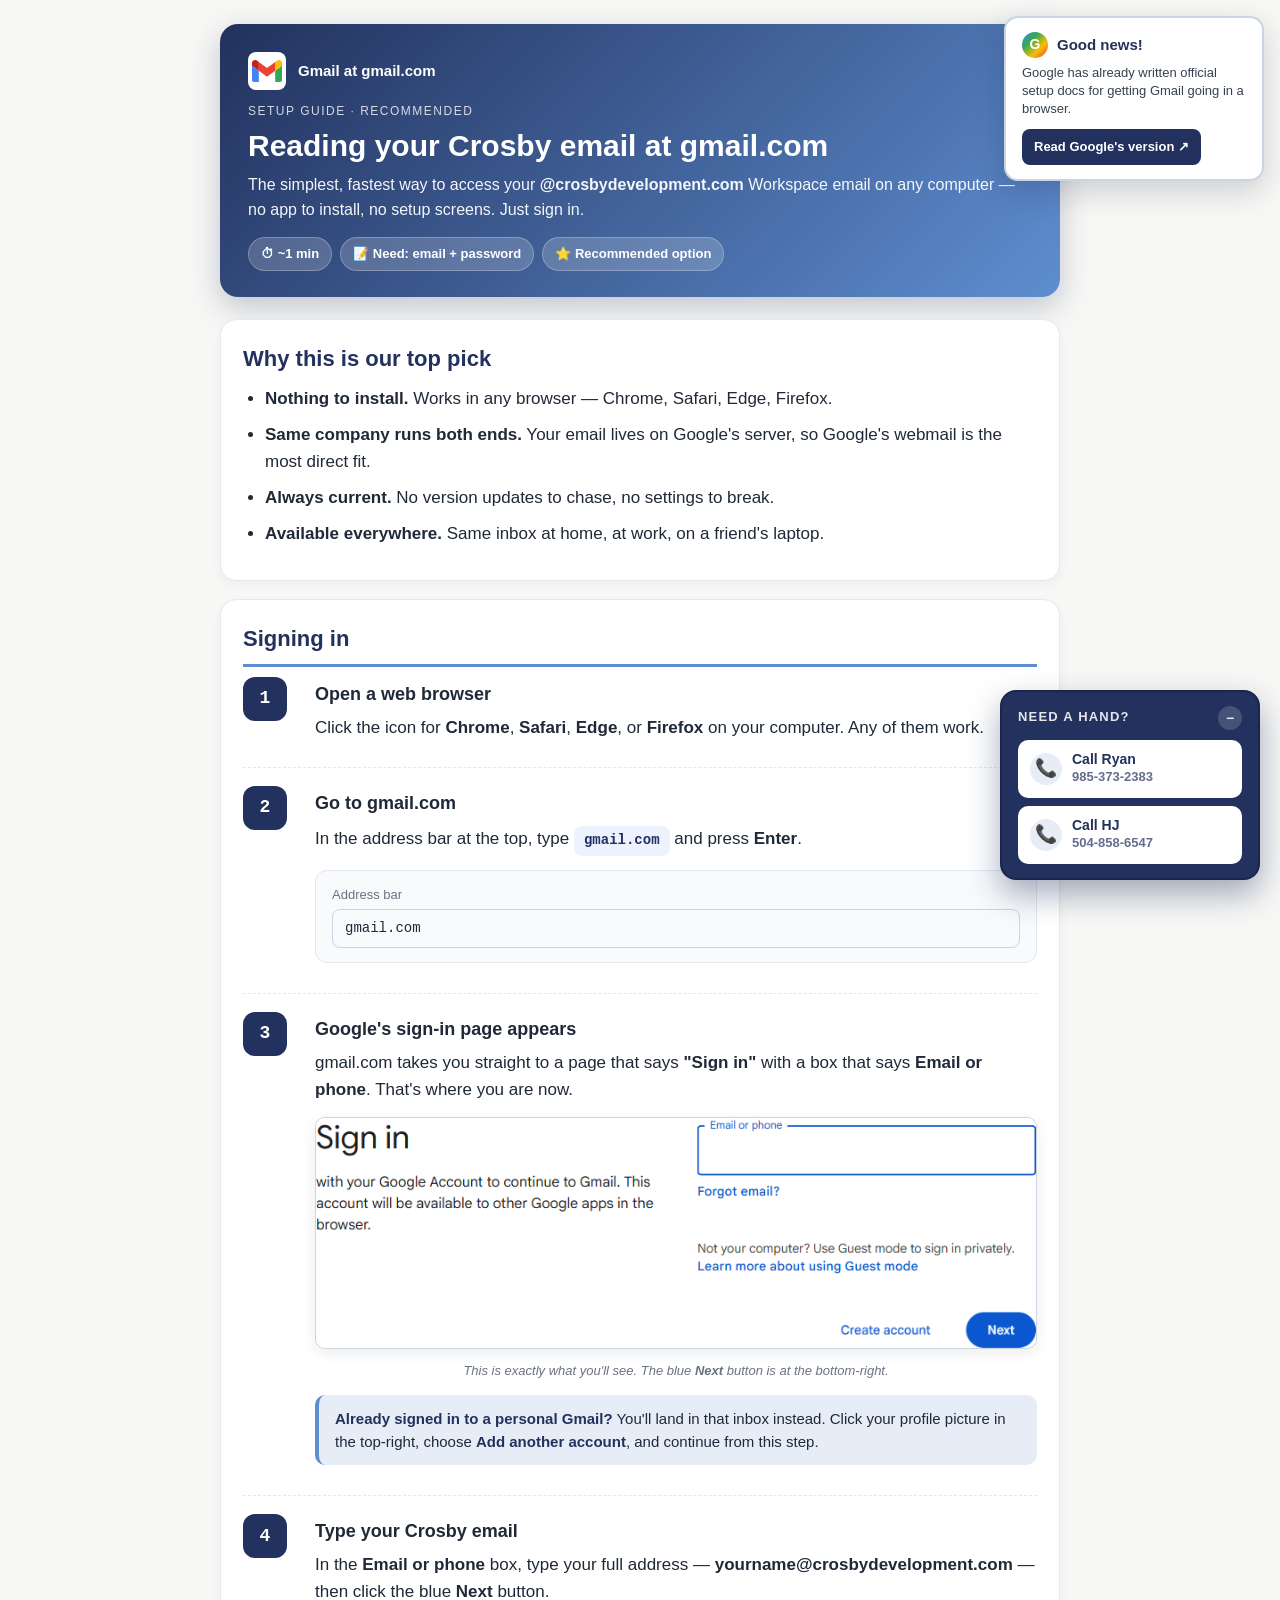
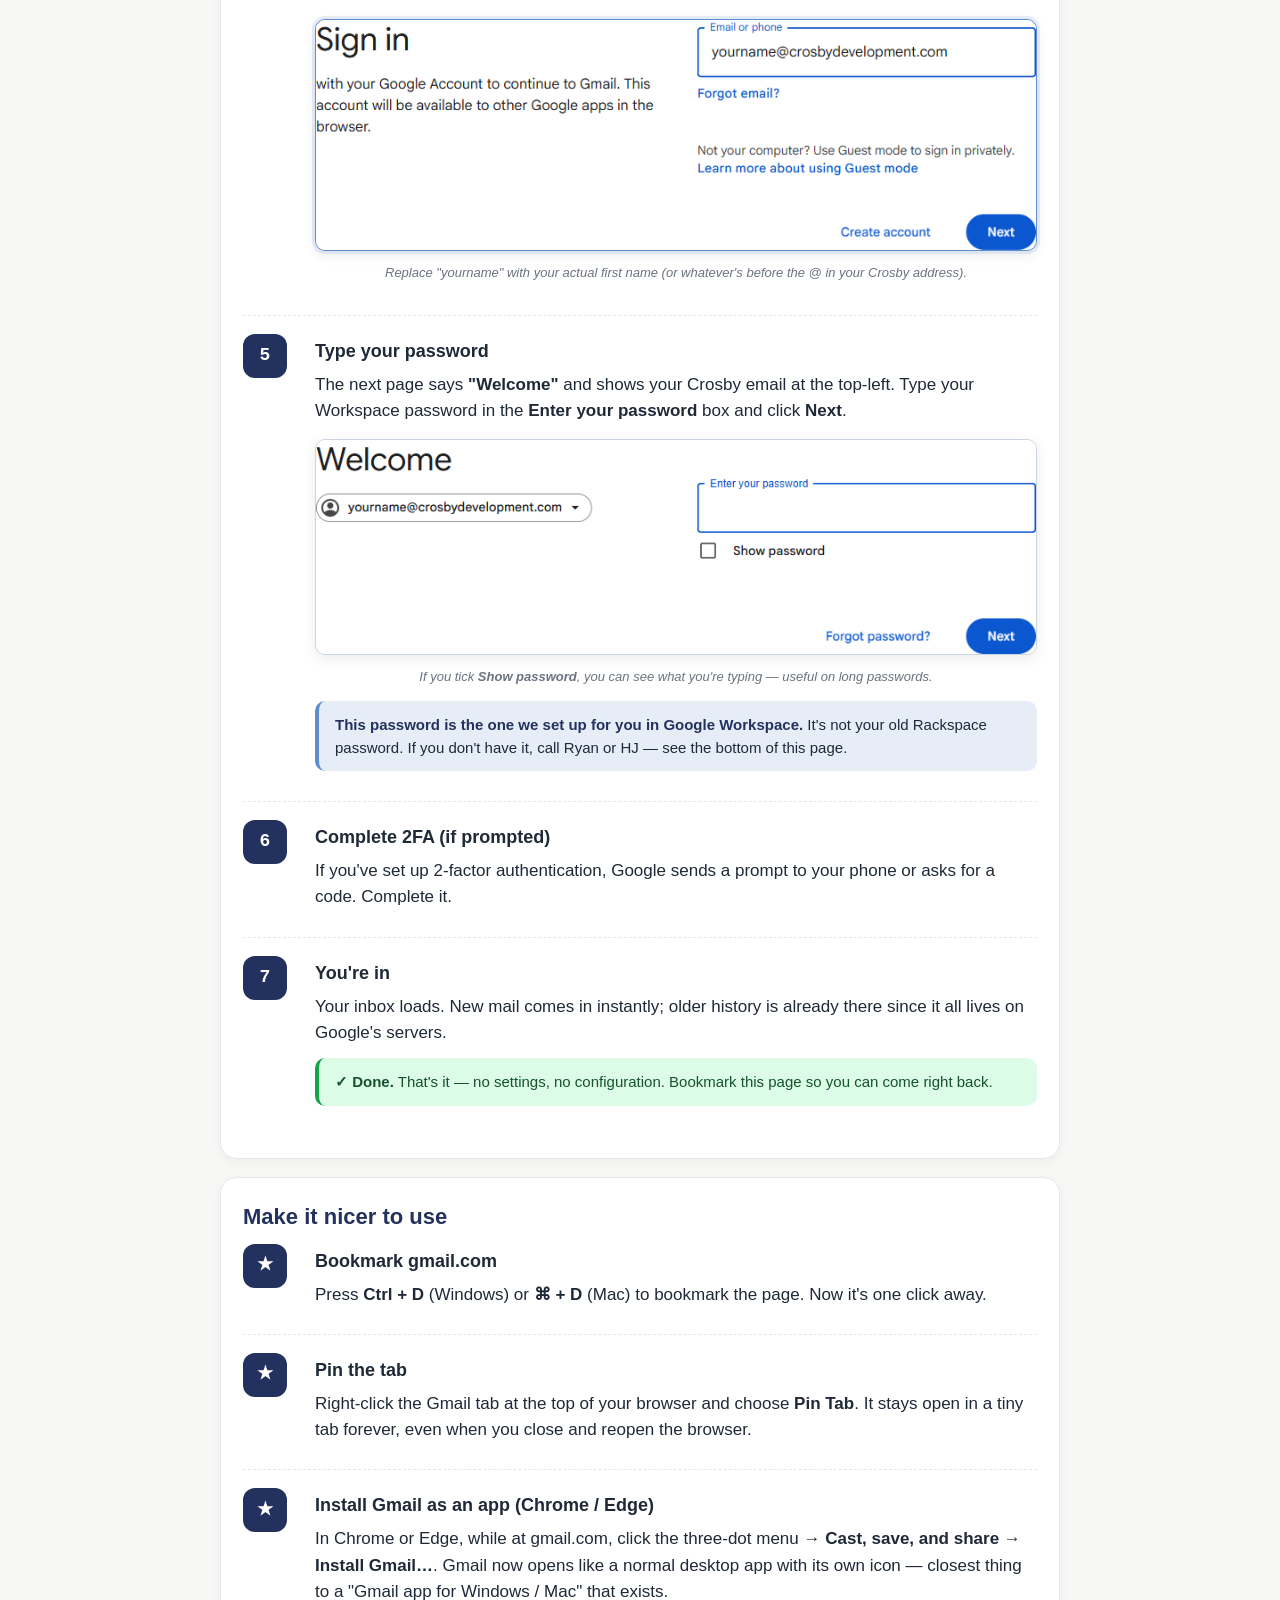
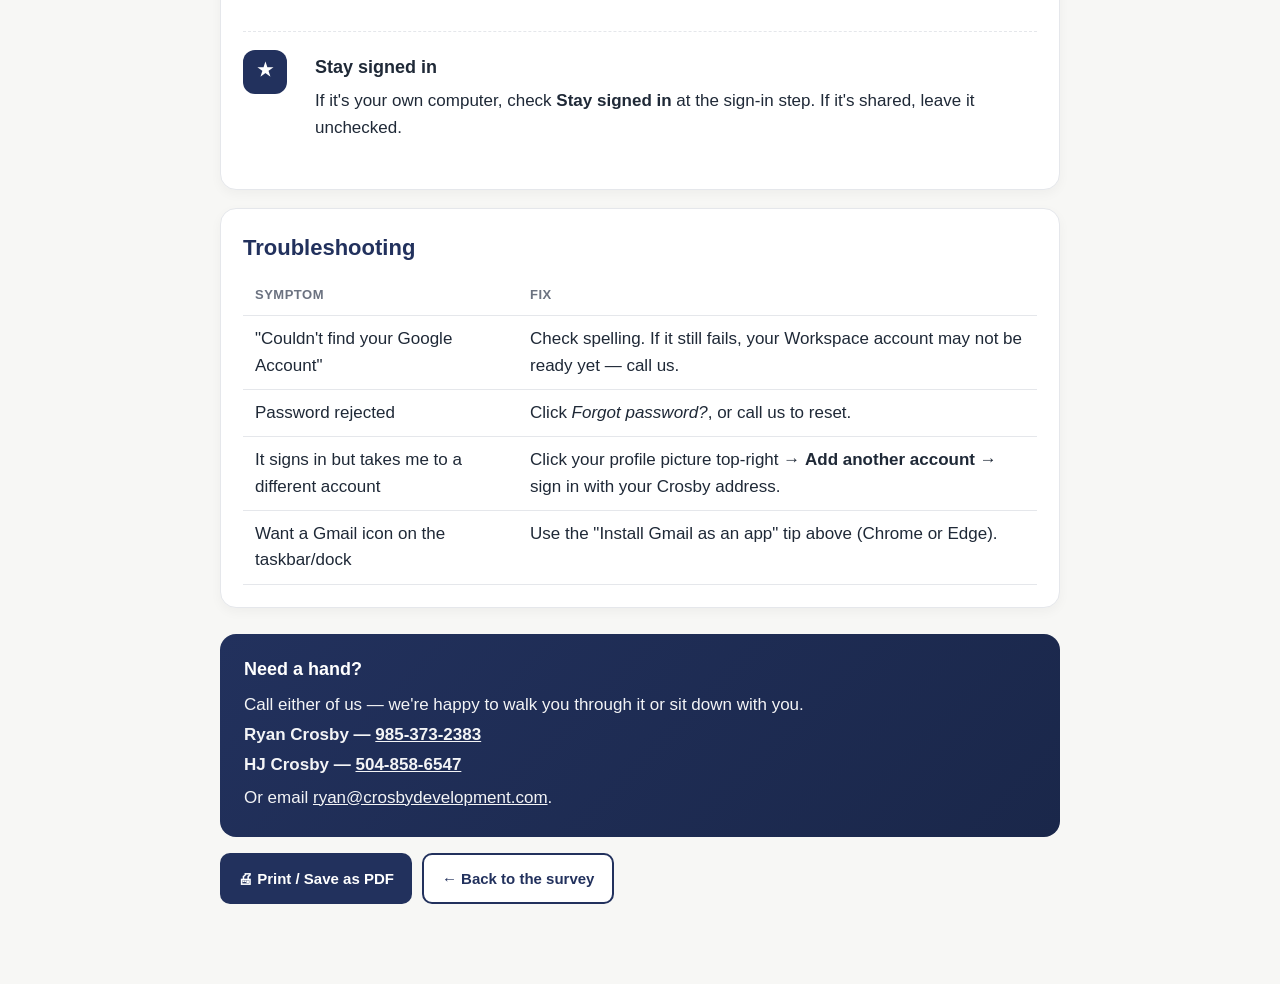
<file: guides/gmail-web.html>
<!DOCTYPE html>
<html lang="en">
<head>
<meta charset="UTF-8">
<meta name="viewport" content="width=device-width, initial-scale=1.0">
<title>Gmail in a Browser — Crosby Email Setup</title>
<link rel="stylesheet" href="guide.css">
</head>
<body>
<div class="wrap">

  <header class="hero">
    <div class="brand-row" style="margin-bottom:12px;">
      <img src="../icons/gmail.svg" alt="">
      <div class="name">Gmail at gmail.com</div>
    </div>
    <div class="eyebrow">Setup Guide · Recommended</div>
    <h1>Reading your Crosby email at gmail.com</h1>
    <p>The simplest, fastest way to access your <strong>@crosbydevelopment.com</strong> Workspace email on any computer — no app to install, no setup screens. Just sign in.</p>
    <div class="meta-row">
      <span class="chip">⏱ <strong>~1 min</strong></span>
      <span class="chip">📝 Need: email + password</span>
      <span class="chip">⭐ Recommended option</span>
    </div>
  </header>

  <section class="card">
    <h2>Why this is our top pick</h2>
    <ul>
      <li><strong>Nothing to install.</strong> Works in any browser — Chrome, Safari, Edge, Firefox.</li>
      <li><strong>Same company runs both ends.</strong> Your email lives on Google's server, so Google's webmail is the most direct fit.</li>
      <li><strong>Always current.</strong> No version updates to chase, no settings to break.</li>
      <li><strong>Available everywhere.</strong> Same inbox at home, at work, on a friend's laptop.</li>
    </ul>
  </section>

  <!-- THE STEPS -->
  <section class="card">
    <h2 class="phase">Signing in</h2>

    <div class="step">
      <div class="num">1</div>
      <div class="body">
        <h3>Open a web browser</h3>
        <p>Click the icon for <strong>Chrome</strong>, <strong>Safari</strong>, <strong>Edge</strong>, or <strong>Firefox</strong> on your computer. Any of them work.</p>
      </div>
    </div>

    <div class="step">
      <div class="num">2</div>
      <div class="body">
        <h3>Go to gmail.com</h3>
        <p>In the address bar at the top, type <span class="path">gmail.com</span> and press <strong>Enter</strong>.</p>
        <div class="ui-box light">
          <div style="font-size:13px;color:var(--muted);margin-bottom:4px;">Address bar</div>
          <div style="padding:8px 12px;border:1px solid #cbd5e1;border-radius:8px;font-family:'Courier New',monospace;">gmail.com</div>
        </div>
      </div>
    </div>

    <div class="step">
      <div class="num">3</div>
      <div class="body">
        <h3>Google's sign-in page appears</h3>
        <p>gmail.com takes you straight to a page that says <strong>"Sign in"</strong> with a box that says <strong>Email or phone</strong>. That's where you are now.</p>
        <figure class="screenshot-figure">
          <img class="screenshot" src="screenshots/gmail-web/step-3-signin.png" alt="Google sign-in page with empty Email or phone field and a Next button">
          <figcaption>This is exactly what you'll see. The blue <strong>Next</strong> button is at the bottom-right.</figcaption>
        </figure>
        <div class="tip"><strong>Already signed in to a personal Gmail?</strong> You'll land in that inbox instead. Click your profile picture in the top-right, choose <strong>Add another account</strong>, and continue from this step.</div>
      </div>
    </div>

    <div class="step">
      <div class="num">4</div>
      <div class="body">
        <h3>Type your Crosby email</h3>
        <p>In the <strong>Email or phone</strong> box, type your full address — <strong>yourname@crosbydevelopment.com</strong> — then click the blue <strong>Next</strong> button.</p>
        <figure class="screenshot-figure">
          <img class="screenshot callout" src="screenshots/gmail-web/step-4-email.png" alt="Google sign-in page with yourname@crosbydevelopment.com typed in the Email field">
          <figcaption>Replace "yourname" with your actual first name (or whatever's before the @ in your Crosby address).</figcaption>
        </figure>
      </div>
    </div>

    <div class="step">
      <div class="num">5</div>
      <div class="body">
        <h3>Type your password</h3>
        <p>The next page says <strong>"Welcome"</strong> and shows your Crosby email at the top-left. Type your Workspace password in the <strong>Enter your password</strong> box and click <strong>Next</strong>.</p>
        <figure class="screenshot-figure">
          <img class="screenshot" src="screenshots/gmail-web/step-5-password.png" alt="Google password page showing the user's email and an Enter your password field">
          <figcaption>If you tick <strong>Show password</strong>, you can see what you're typing — useful on long passwords.</figcaption>
        </figure>
        <div class="tip"><strong>This password is the one we set up for you in Google Workspace.</strong> It's not your old Rackspace password. If you don't have it, call Ryan or HJ — see the bottom of this page.</div>
      </div>
    </div>

    <div class="step">
      <div class="num">6</div>
      <div class="body">
        <h3>Complete 2FA (if prompted)</h3>
        <p>If you've set up 2-factor authentication, Google sends a prompt to your phone or asks for a code. Complete it.</p>
      </div>
    </div>

    <div class="step">
      <div class="num">7</div>
      <div class="body">
        <h3>You're in</h3>
        <p>Your inbox loads. New mail comes in instantly; older history is already there since it all lives on Google's servers.</p>
        <div class="success"><strong>✓ Done.</strong> That's it — no settings, no configuration. Bookmark this page so you can come right back.</div>
      </div>
    </div>
  </section>

  <!-- POWER TIPS -->
  <section class="card">
    <h2>Make it nicer to use</h2>

    <div class="step">
      <div class="num">★</div>
      <div class="body">
        <h3>Bookmark gmail.com</h3>
        <p>Press <strong>Ctrl + D</strong> (Windows) or <strong>⌘ + D</strong> (Mac) to bookmark the page. Now it's one click away.</p>
      </div>
    </div>

    <div class="step">
      <div class="num">★</div>
      <div class="body">
        <h3>Pin the tab</h3>
        <p>Right-click the Gmail tab at the top of your browser and choose <strong>Pin Tab</strong>. It stays open in a tiny tab forever, even when you close and reopen the browser.</p>
      </div>
    </div>

    <div class="step">
      <div class="num">★</div>
      <div class="body">
        <h3>Install Gmail as an app (Chrome / Edge)</h3>
        <p>In Chrome or Edge, while at gmail.com, click the three-dot menu → <strong>Cast, save, and share</strong> → <strong>Install Gmail…</strong>. Gmail now opens like a normal desktop app with its own icon — closest thing to a "Gmail app for Windows / Mac" that exists.</p>
      </div>
    </div>

    <div class="step">
      <div class="num">★</div>
      <div class="body">
        <h3>Stay signed in</h3>
        <p>If it's your own computer, check <strong>Stay signed in</strong> at the sign-in step. If it's shared, leave it unchecked.</p>
      </div>
    </div>
  </section>

  <!-- TROUBLESHOOTING -->
  <section class="card">
    <h2>Troubleshooting</h2>
    <table class="tbl">
      <tr><th>Symptom</th><th>Fix</th></tr>
      <tr><td>"Couldn't find your Google Account"</td><td>Check spelling. If it still fails, your Workspace account may not be ready yet — call us.</td></tr>
      <tr><td>Password rejected</td><td>Click <em>Forgot password?</em>, or call us to reset.</td></tr>
      <tr><td>It signs in but takes me to a different account</td><td>Click your profile picture top-right → <strong>Add another account</strong> → sign in with your Crosby address.</td></tr>
      <tr><td>Want a Gmail icon on the taskbar/dock</td><td>Use the "Install Gmail as an app" tip above (Chrome or Edge).</td></tr>
    </table>
  </section>

  <!-- HELP -->
  <section class="help-footer">
    <h3>Need a hand?</h3>
    <p>Call either of us — we're happy to walk you through it or sit down with you.</p>
    <p class="person">Ryan Crosby — <a href="tel:9853732383">985-373-2383</a></p>
    <p class="person">HJ Crosby — <a href="tel:5048586547">504-858-6547</a></p>
    <p style="margin-top:6px;">Or email <a href="mailto:ryan@crosbydevelopment.com">ryan@crosbydevelopment.com</a>.</p>
  </section>

  <div class="actions">
    <button class="primary" onclick="window.print()">🖨 Print / Save as PDF</button>
    <a class="secondary" href="/">← Back to the survey</a>
  </div>

</div>

<a class="google-ref-fab" href="https://support.google.com/a/users/answer/9296686" target="_blank" rel="noopener" title="Open Google's official Day 1 Gmail setup guide (new tab)">
  <div class="google-ref-header"><span class="g-mark">G</span>Good news!</div>
  <div class="google-ref-body">Google has already written official setup docs for getting Gmail going in a browser.</div>
  <span class="google-ref-button">Read Google's version ↗</span>
</a>

<div class="help-widget" id="helpWidget">
  <div class="help-widget-card">
    <div class="title">Need a hand?
      <button type="button" aria-label="Minimize" onclick="document.getElementById('helpWidget').classList.add('collapsed')">−</button>
    </div>
    <a class="help-widget-call" href="tel:9853732383">
      <span class="icon">📞</span>
      <span><span class="who">Call Ryan</span><span class="num">985-373-2383</span></span>
    </a>
    <a class="help-widget-call" href="tel:5048586547">
      <span class="icon">📞</span>
      <span><span class="who">Call HJ</span><span class="num">504-858-6547</span></span>
    </a>
  </div>
  <button class="help-widget-pill" type="button" aria-label="Show help" onclick="document.getElementById('helpWidget').classList.remove('collapsed')">📞 Need help?</button>
</div>
<script>
  (function () {
    var w = document.getElementById('helpWidget');
    if (!w) return;
    if (window.matchMedia('(max-width: 720px)').matches) w.classList.add('collapsed');
  })();
</script>

</body>
</html>
</file>
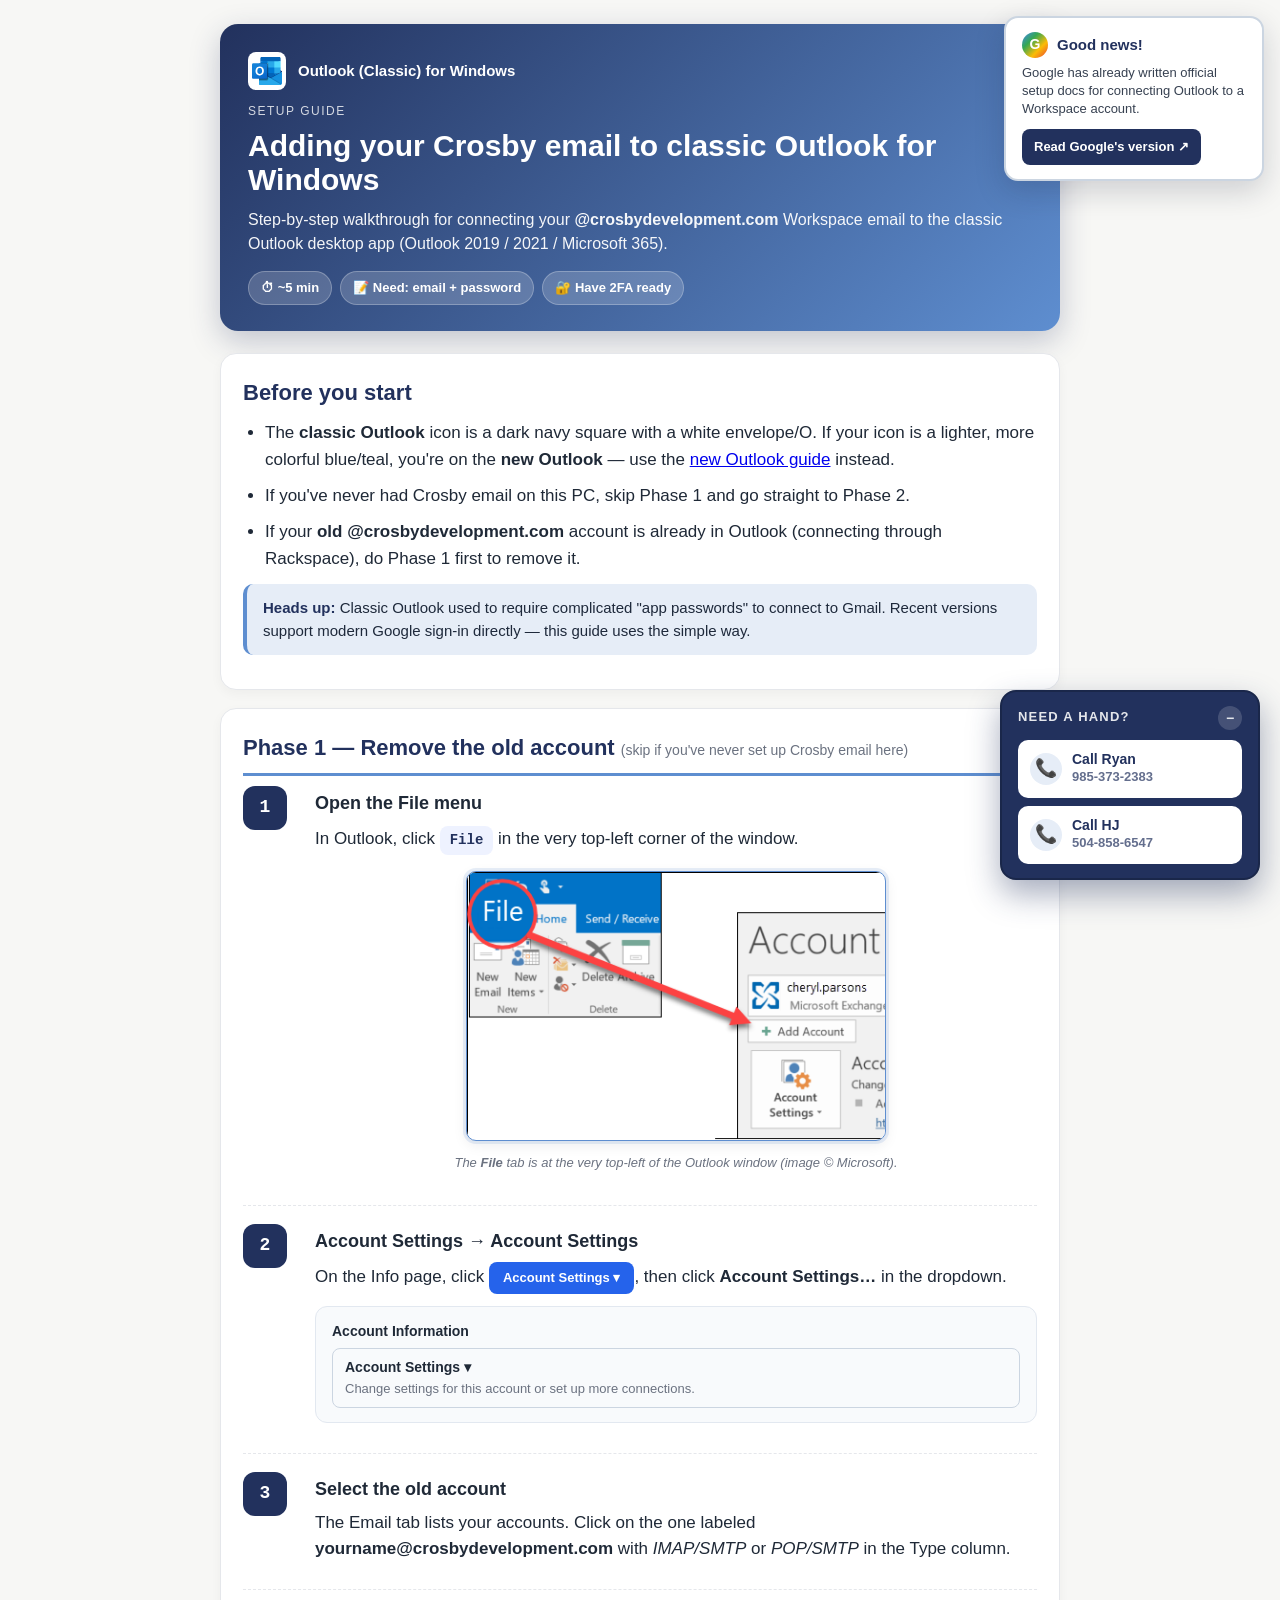
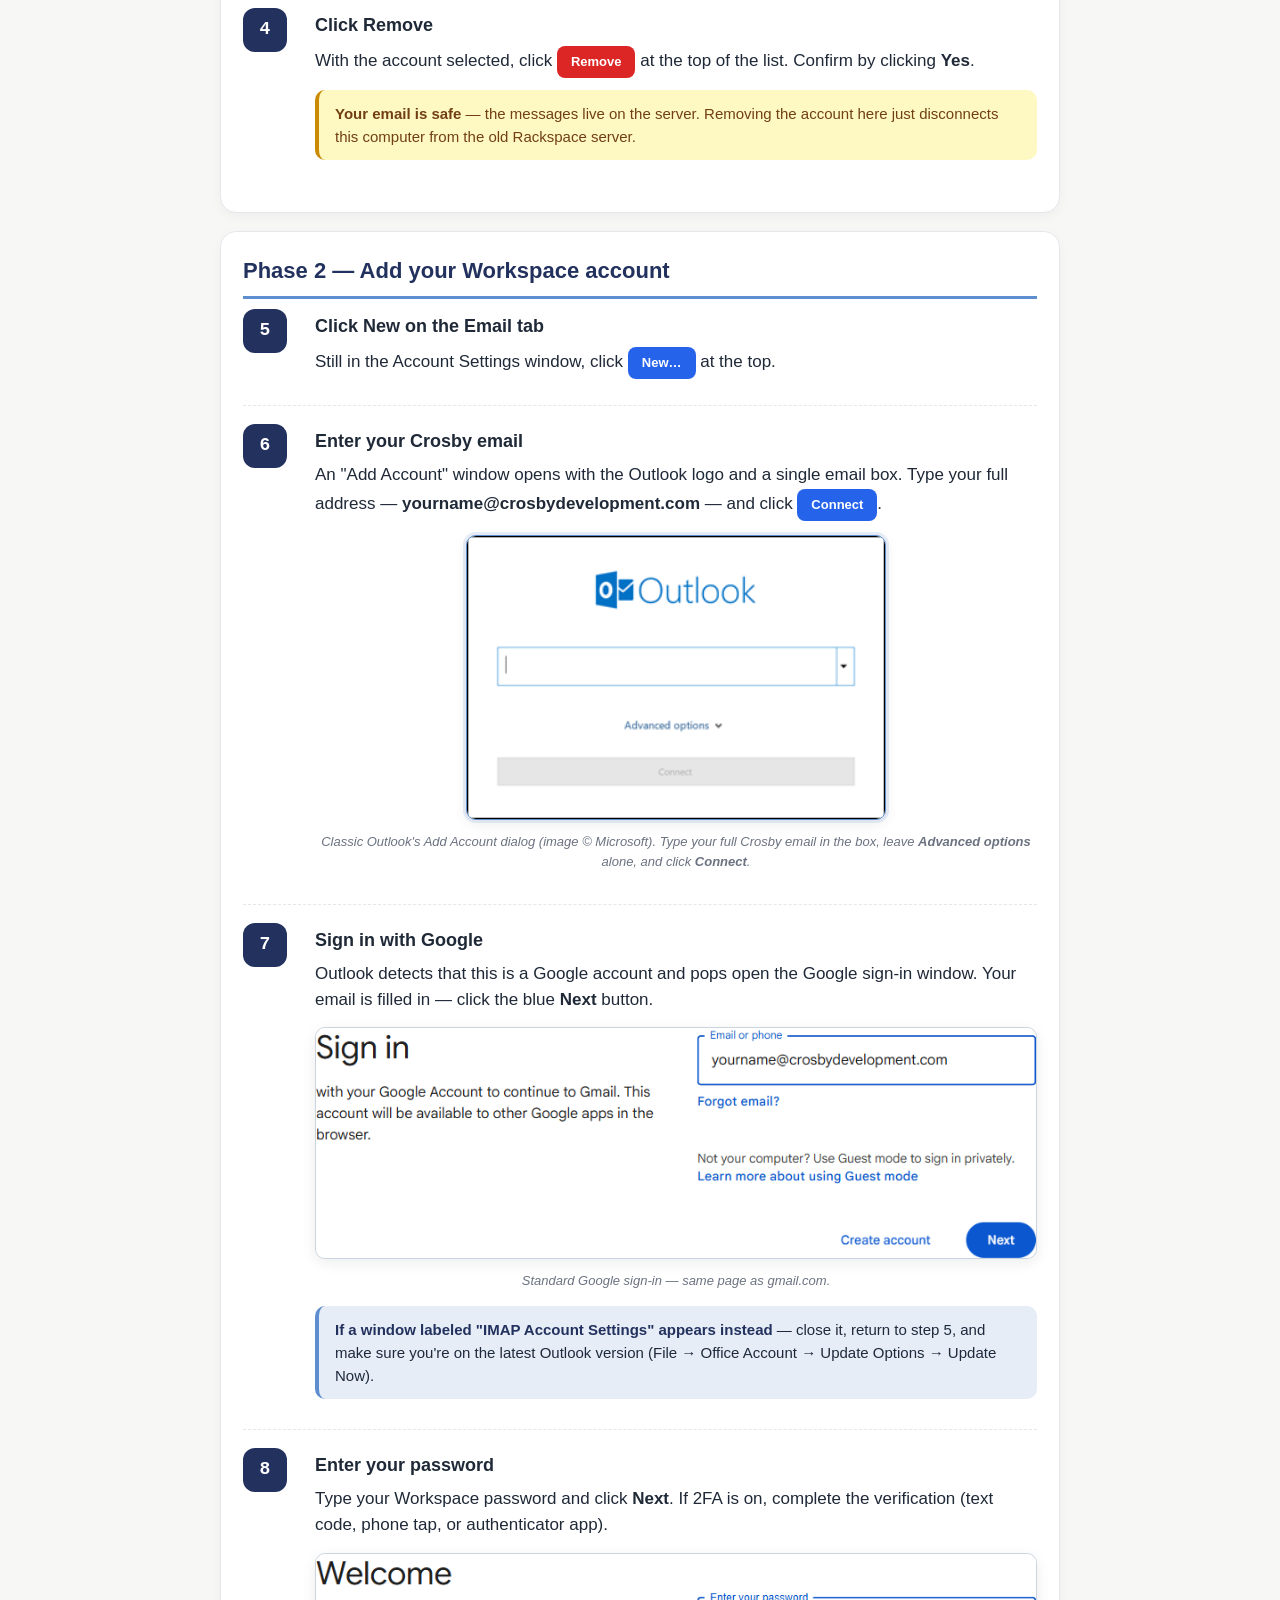
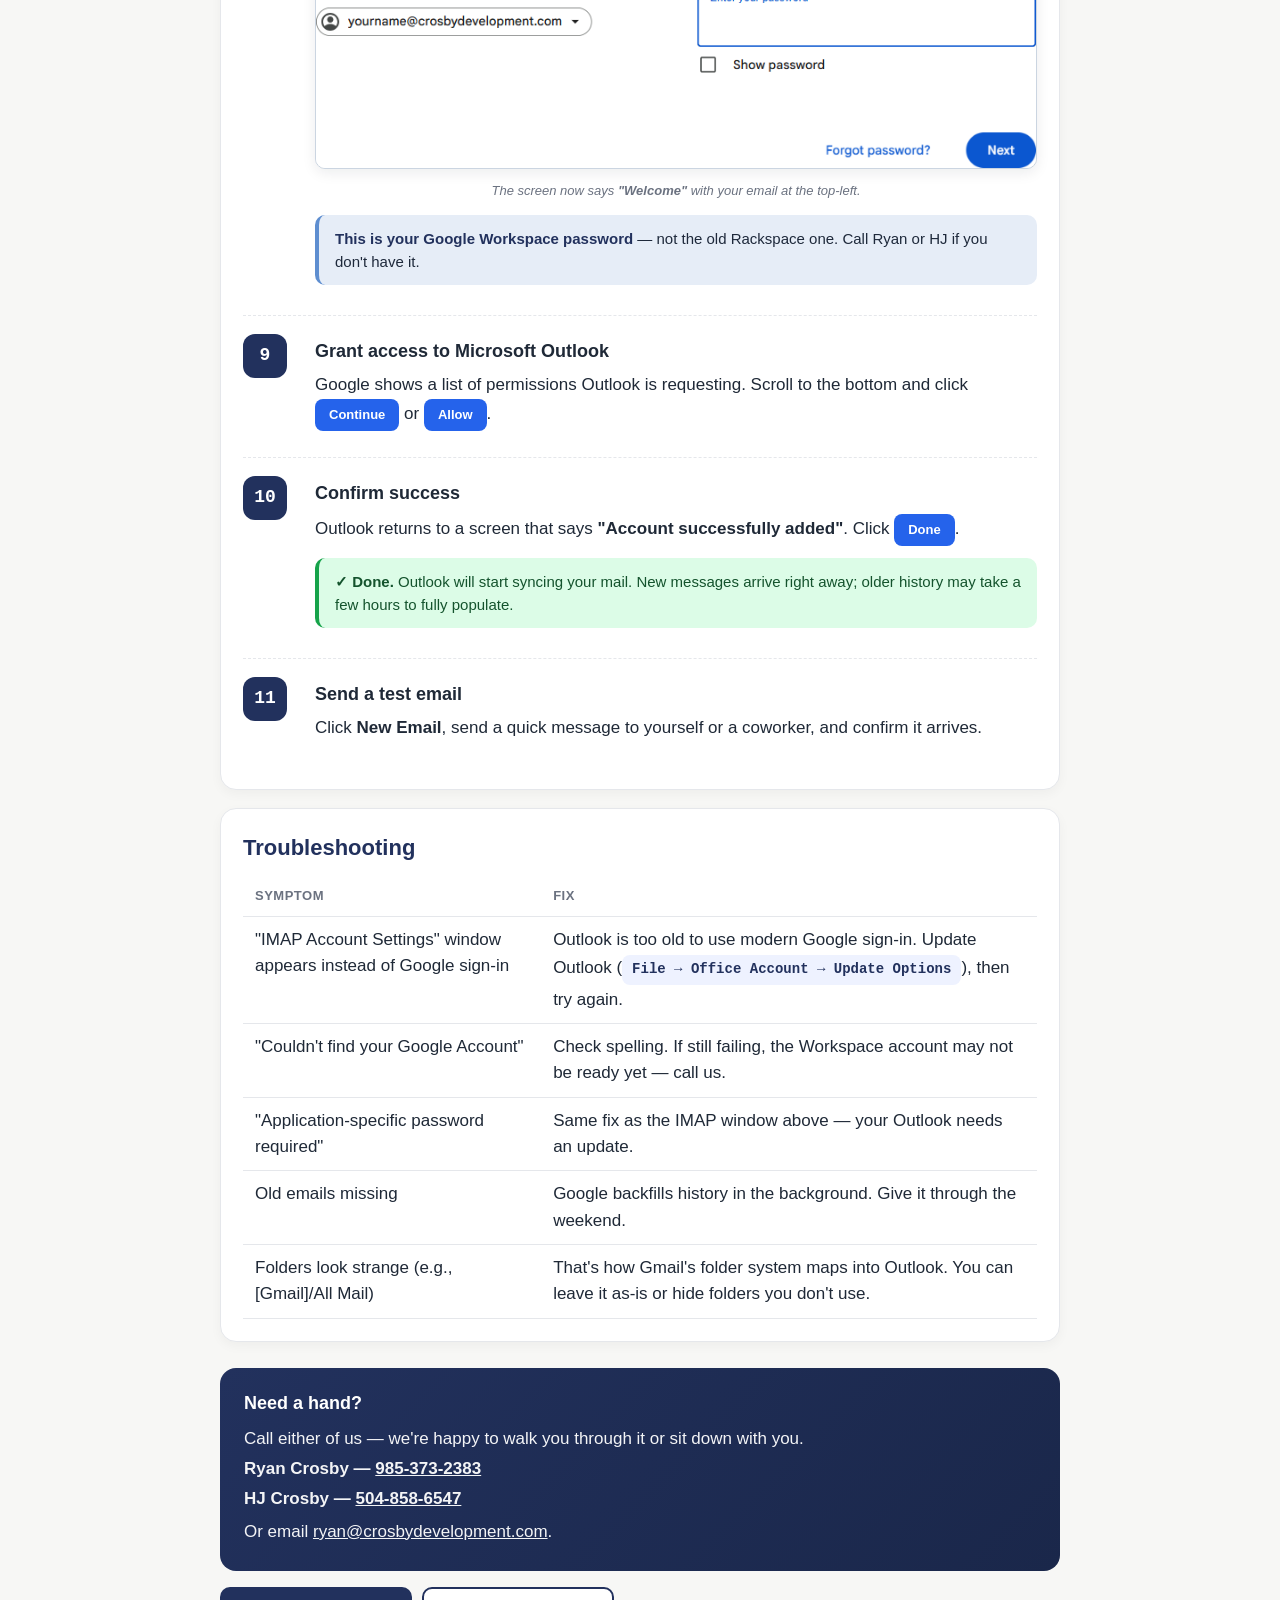
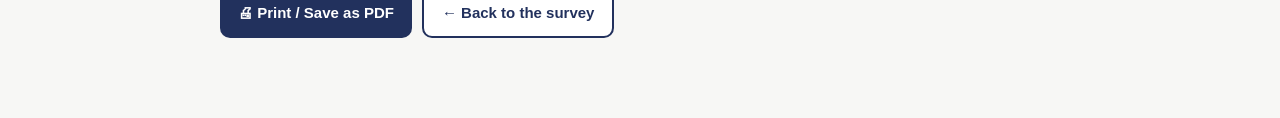
<file: guides/outlook-classic-windows.html>
<!DOCTYPE html>
<html lang="en">
<head>
<meta charset="UTF-8">
<meta name="viewport" content="width=device-width, initial-scale=1.0">
<title>Outlook (Classic) on Windows — Crosby Email Setup</title>
<link rel="stylesheet" href="guide.css">
</head>
<body>
<div class="wrap">

  <header class="hero">
    <div class="brand-row" style="margin-bottom:12px;">
      <img src="../icons/outlook-classic.svg" alt="">
      <div class="name">Outlook (Classic) for Windows</div>
    </div>
    <div class="eyebrow">Setup Guide</div>
    <h1>Adding your Crosby email to classic Outlook for Windows</h1>
    <p>Step-by-step walkthrough for connecting your <strong>@crosbydevelopment.com</strong> Workspace email to the classic Outlook desktop app (Outlook 2019 / 2021 / Microsoft 365).</p>
    <div class="meta-row">
      <span class="chip">⏱ <strong>~5 min</strong></span>
      <span class="chip">📝 Need: email + password</span>
      <span class="chip">🔐 Have 2FA ready</span>
    </div>
  </header>

  <section class="card">
    <h2>Before you start</h2>
    <ul>
      <li>The <strong>classic Outlook</strong> icon is a dark navy square with a white envelope/O. If your icon is a lighter, more colorful blue/teal, you're on the <strong>new Outlook</strong> — use the <a href="outlook-new-windows.html">new Outlook guide</a> instead.</li>
      <li>If you've never had Crosby email on this PC, skip Phase 1 and go straight to Phase 2.</li>
      <li>If your <strong>old @crosbydevelopment.com</strong> account is already in Outlook (connecting through Rackspace), do Phase 1 first to remove it.</li>
    </ul>
    <div class="tip"><strong>Heads up:</strong> Classic Outlook used to require complicated "app passwords" to connect to Gmail. Recent versions support modern Google sign-in directly — this guide uses the simple way.</div>
  </section>

  <!-- PHASE 1 -->
  <section class="card" id="phase-1">
    <h2 class="phase">Phase 1 — Remove the old account <small style="color:var(--muted);font-size:14px;font-weight:400;">(skip if you've never set up Crosby email here)</small></h2>

    <div class="step">
      <div class="num">1</div>
      <div class="body">
        <h3>Open the File menu</h3>
        <p>In Outlook, click <span class="path">File</span> in the very top-left corner of the window.</p>
        <!-- Microsoft Support screenshot: https://support.microsoft.com/en-us/office/add-an-email-account-to-outlook-for-windows-6e27792a -->
        <figure class="screenshot-figure">
          <img class="screenshot callout" src="screenshots/outlook-classic-windows/file-add-account.png" alt="Classic Outlook ribbon with the File tab highlighted in the top-left" style="max-width:420px;">
          <figcaption>The <strong>File</strong> tab is at the very top-left of the Outlook window (image © Microsoft).</figcaption>
        </figure>
      </div>
    </div>

    <div class="step">
      <div class="num">2</div>
      <div class="body">
        <h3>Account Settings → Account Settings</h3>
        <p>On the Info page, click <span class="btn-mock">Account Settings ▾</span>, then click <strong>Account Settings…</strong> in the dropdown.</p>
        <div class="ui-box light">
          <div style="font-weight:700;margin-bottom:6px;">Account Information</div>
          <div style="padding:8px 12px;border:1px solid #cbd5e1;border-radius:8px;">
            <div style="font-weight:700;">Account Settings ▾</div>
            <div style="font-size:13px;color:var(--muted);">Change settings for this account or set up more connections.</div>
          </div>
        </div>
      </div>
    </div>

    <div class="step">
      <div class="num">3</div>
      <div class="body">
        <h3>Select the old account</h3>
        <p>The Email tab lists your accounts. Click on the one labeled <strong>yourname@crosbydevelopment.com</strong> with <em>IMAP/SMTP</em> or <em>POP/SMTP</em> in the Type column.</p>
      </div>
    </div>

    <div class="step">
      <div class="num">4</div>
      <div class="body">
        <h3>Click Remove</h3>
        <p>With the account selected, click <span class="btn-mock danger">Remove</span> at the top of the list. Confirm by clicking <strong>Yes</strong>.</p>
        <div class="warn"><strong>Your email is safe</strong> — the messages live on the server. Removing the account here just disconnects this computer from the old Rackspace server.</div>
      </div>
    </div>
  </section>

  <!-- PHASE 2 -->
  <section class="card" id="phase-2">
    <h2 class="phase">Phase 2 — Add your Workspace account</h2>

    <div class="step">
      <div class="num">5</div>
      <div class="body">
        <h3>Click New on the Email tab</h3>
        <p>Still in the Account Settings window, click <span class="btn-mock">New…</span> at the top.</p>
      </div>
    </div>

    <div class="step">
      <div class="num">6</div>
      <div class="body">
        <h3>Enter your Crosby email</h3>
        <p>An "Add Account" window opens with the Outlook logo and a single email box. Type your full address — <strong>yourname@crosbydevelopment.com</strong> — and click <span class="btn-mock">Connect</span>.</p>
        <!-- Microsoft Support screenshot: https://support.microsoft.com/en-us/office/add-an-email-account-to-outlook-for-windows-6e27792a -->
        <figure class="screenshot-figure">
          <img class="screenshot callout" src="screenshots/outlook-classic-windows/add-account-dialog.png" alt="Classic Outlook Add Account dialog with an empty email field and a Connect button" style="max-width:420px;">
          <figcaption>Classic Outlook's Add Account dialog (image © Microsoft). Type your full Crosby email in the box, leave <strong>Advanced options</strong> alone, and click <strong>Connect</strong>.</figcaption>
        </figure>
      </div>
    </div>

    <div class="step">
      <div class="num">7</div>
      <div class="body">
        <h3>Sign in with Google</h3>
        <p>Outlook detects that this is a Google account and pops open the Google sign-in window. Your email is filled in — click the blue <strong>Next</strong> button.</p>
        <figure class="screenshot-figure">
          <img class="screenshot" src="screenshots/shared/google-signin-email.png" alt="Google sign-in page with yourname@crosbydevelopment.com in the Email field">
          <figcaption>Standard Google sign-in — same page as gmail.com.</figcaption>
        </figure>
        <div class="tip"><strong>If a window labeled "IMAP Account Settings" appears instead</strong> — close it, return to step 5, and make sure you're on the latest Outlook version (File → Office Account → Update Options → Update Now).</div>
      </div>
    </div>

    <div class="step">
      <div class="num">8</div>
      <div class="body">
        <h3>Enter your password</h3>
        <p>Type your Workspace password and click <strong>Next</strong>. If 2FA is on, complete the verification (text code, phone tap, or authenticator app).</p>
        <figure class="screenshot-figure">
          <img class="screenshot" src="screenshots/shared/google-signin-password.png" alt="Google Welcome screen with the user's email shown and an Enter your password field">
          <figcaption>The screen now says <strong>"Welcome"</strong> with your email at the top-left.</figcaption>
        </figure>
        <div class="tip"><strong>This is your Google Workspace password</strong> — not the old Rackspace one. Call Ryan or HJ if you don't have it.</div>
      </div>
    </div>

    <div class="step">
      <div class="num">9</div>
      <div class="body">
        <h3>Grant access to Microsoft Outlook</h3>
        <p>Google shows a list of permissions Outlook is requesting. Scroll to the bottom and click <span class="btn-mock">Continue</span> or <span class="btn-mock">Allow</span>.</p>
      </div>
    </div>

    <div class="step">
      <div class="num">10</div>
      <div class="body">
        <h3>Confirm success</h3>
        <p>Outlook returns to a screen that says <strong>"Account successfully added"</strong>. Click <span class="btn-mock">Done</span>.</p>
        <div class="success"><strong>✓ Done.</strong> Outlook will start syncing your mail. New messages arrive right away; older history may take a few hours to fully populate.</div>
      </div>
    </div>

    <div class="step">
      <div class="num">11</div>
      <div class="body">
        <h3>Send a test email</h3>
        <p>Click <strong>New Email</strong>, send a quick message to yourself or a coworker, and confirm it arrives.</p>
      </div>
    </div>
  </section>

  <!-- TROUBLESHOOTING -->
  <section class="card">
    <h2>Troubleshooting</h2>
    <table class="tbl">
      <tr><th>Symptom</th><th>Fix</th></tr>
      <tr><td>"IMAP Account Settings" window appears instead of Google sign-in</td><td>Outlook is too old to use modern Google sign-in. Update Outlook (<span class="path">File → Office Account → Update Options</span>), then try again.</td></tr>
      <tr><td>"Couldn't find your Google Account"</td><td>Check spelling. If still failing, the Workspace account may not be ready yet — call us.</td></tr>
      <tr><td>"Application-specific password required"</td><td>Same fix as the IMAP window above — your Outlook needs an update.</td></tr>
      <tr><td>Old emails missing</td><td>Google backfills history in the background. Give it through the weekend.</td></tr>
      <tr><td>Folders look strange (e.g., [Gmail]/All Mail)</td><td>That's how Gmail's folder system maps into Outlook. You can leave it as-is or hide folders you don't use.</td></tr>
    </table>
  </section>

  <!-- HELP -->
  <section class="help-footer">
    <h3>Need a hand?</h3>
    <p>Call either of us — we're happy to walk you through it or sit down with you.</p>
    <p class="person">Ryan Crosby — <a href="tel:9853732383">985-373-2383</a></p>
    <p class="person">HJ Crosby — <a href="tel:5048586547">504-858-6547</a></p>
    <p style="margin-top:6px;">Or email <a href="mailto:ryan@crosbydevelopment.com">ryan@crosbydevelopment.com</a>.</p>
  </section>

  <div class="actions">
    <button class="primary" onclick="window.print()">🖨 Print / Save as PDF</button>
    <a class="secondary" href="/">← Back to the survey</a>
  </div>

</div>

<a class="google-ref-fab" href="https://support.google.com/a/answer/9003945" target="_blank" rel="noopener" title="Open Google's official third-party email client setup guide (new tab)">
  <div class="google-ref-header"><span class="g-mark">G</span>Good news!</div>
  <div class="google-ref-body">Google has already written official setup docs for connecting Outlook to a Workspace account.</div>
  <span class="google-ref-button">Read Google's version ↗</span>
</a>

<div class="help-widget" id="helpWidget">
  <div class="help-widget-card">
    <div class="title">Need a hand?
      <button type="button" aria-label="Minimize" onclick="document.getElementById('helpWidget').classList.add('collapsed')">−</button>
    </div>
    <a class="help-widget-call" href="tel:9853732383">
      <span class="icon">📞</span>
      <span><span class="who">Call Ryan</span><span class="num">985-373-2383</span></span>
    </a>
    <a class="help-widget-call" href="tel:5048586547">
      <span class="icon">📞</span>
      <span><span class="who">Call HJ</span><span class="num">504-858-6547</span></span>
    </a>
  </div>
  <button class="help-widget-pill" type="button" aria-label="Show help" onclick="document.getElementById('helpWidget').classList.remove('collapsed')">📞 Need help?</button>
</div>
<script>
  (function () {
    var w = document.getElementById('helpWidget');
    if (!w) return;
    if (window.matchMedia('(max-width: 720px)').matches) w.classList.add('collapsed');
  })();
</script>

</body>
</html>
</file>
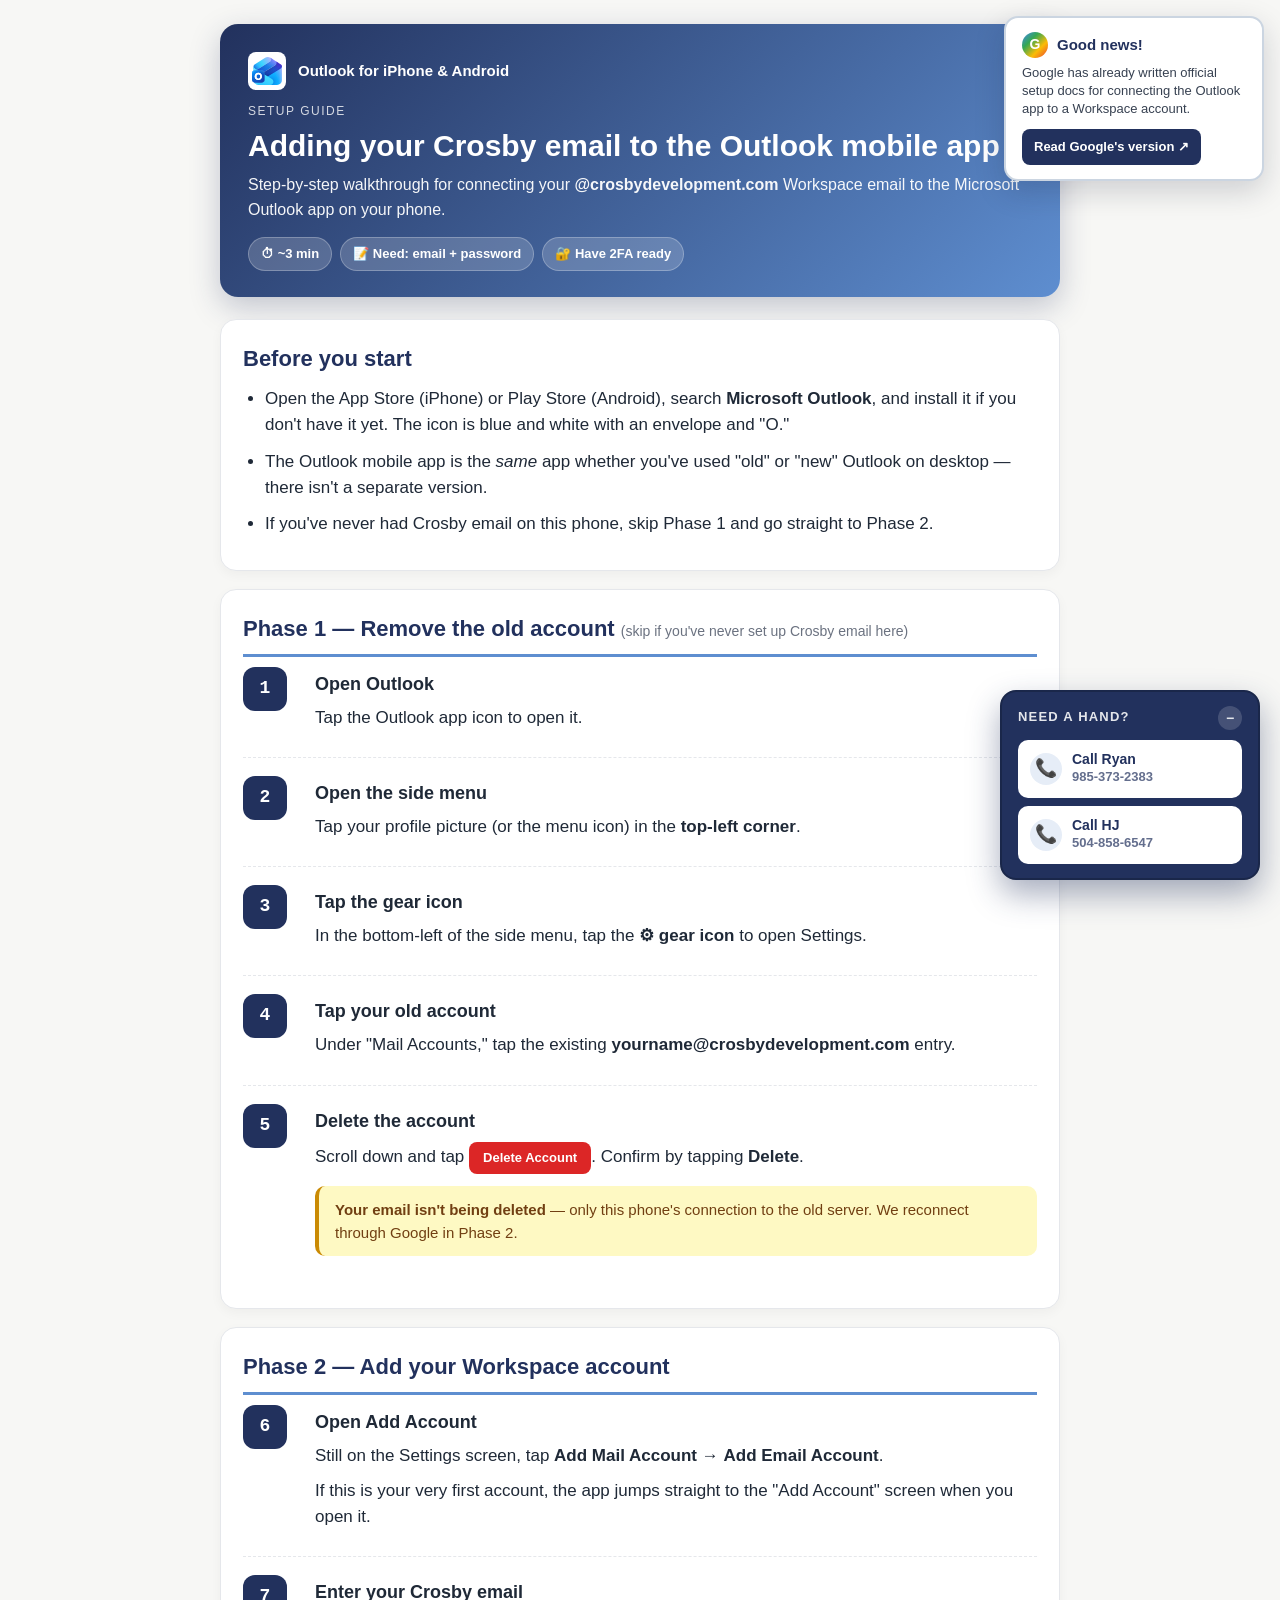
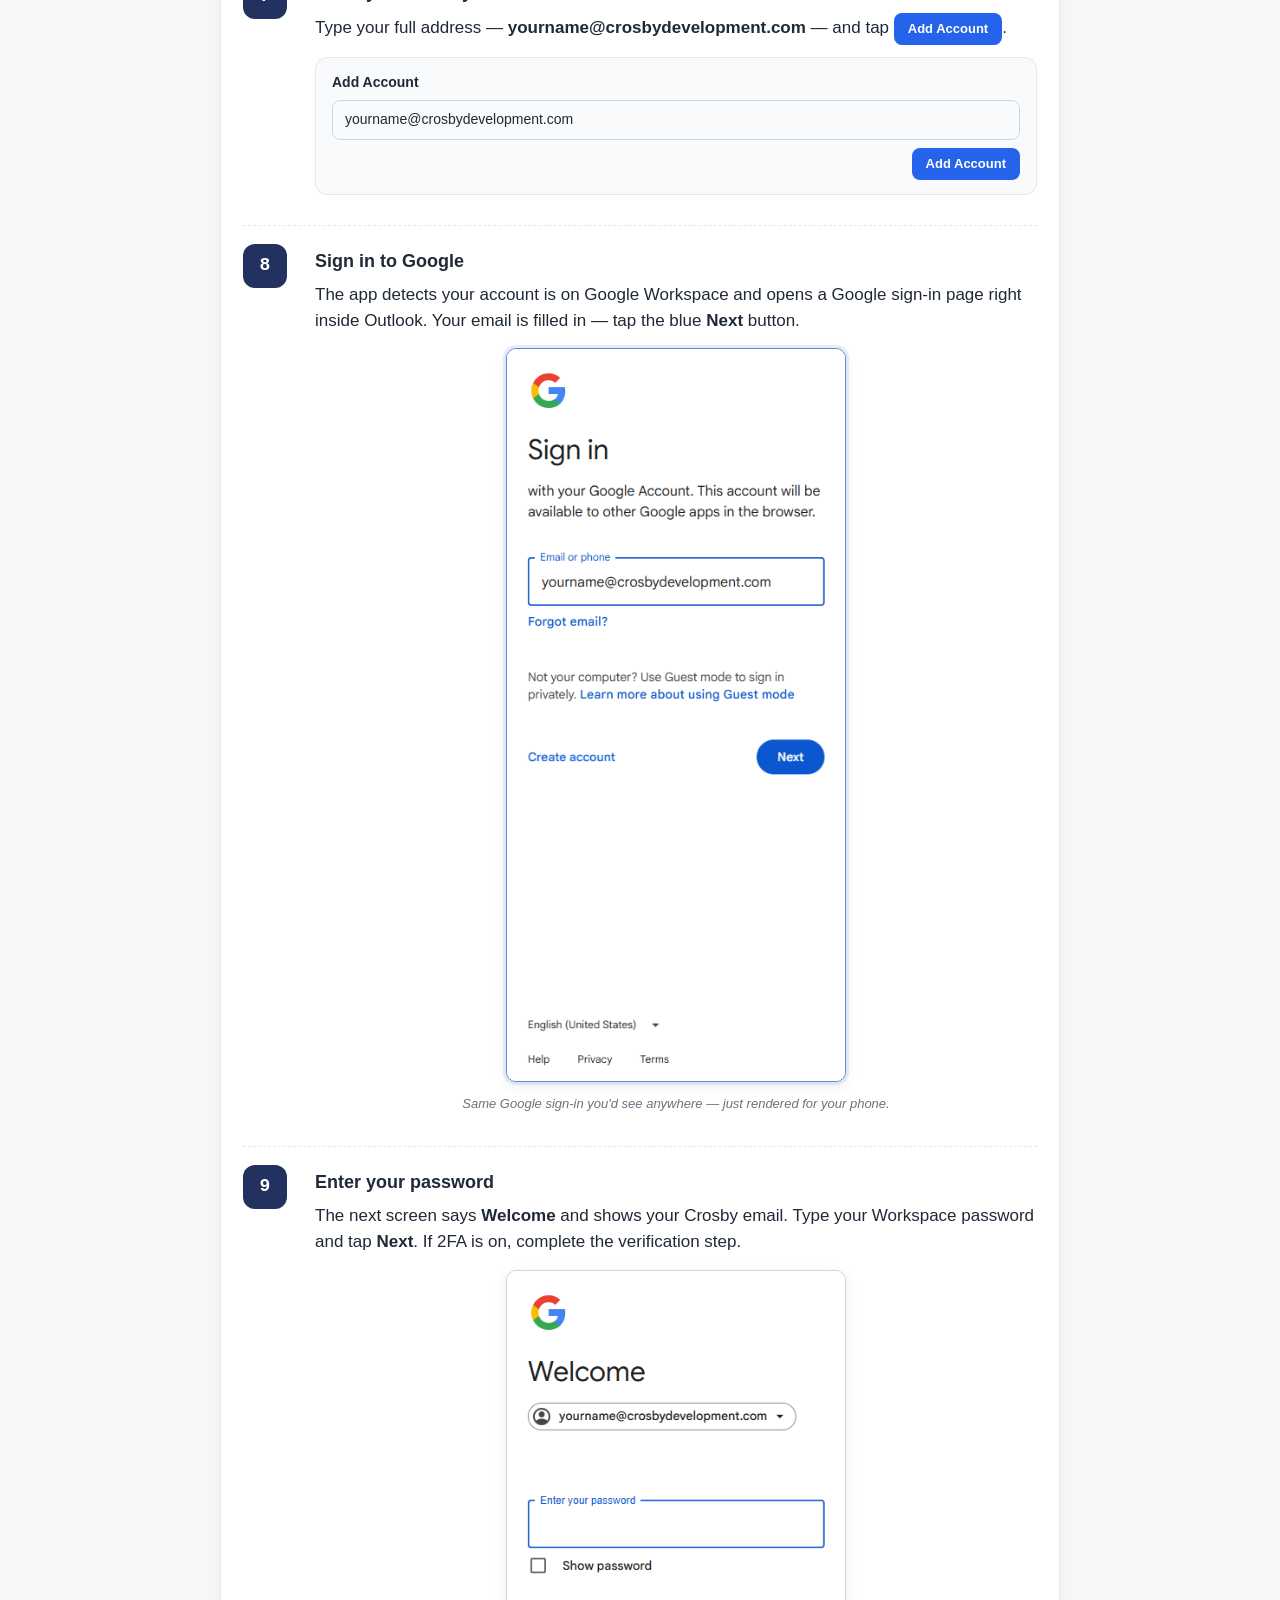
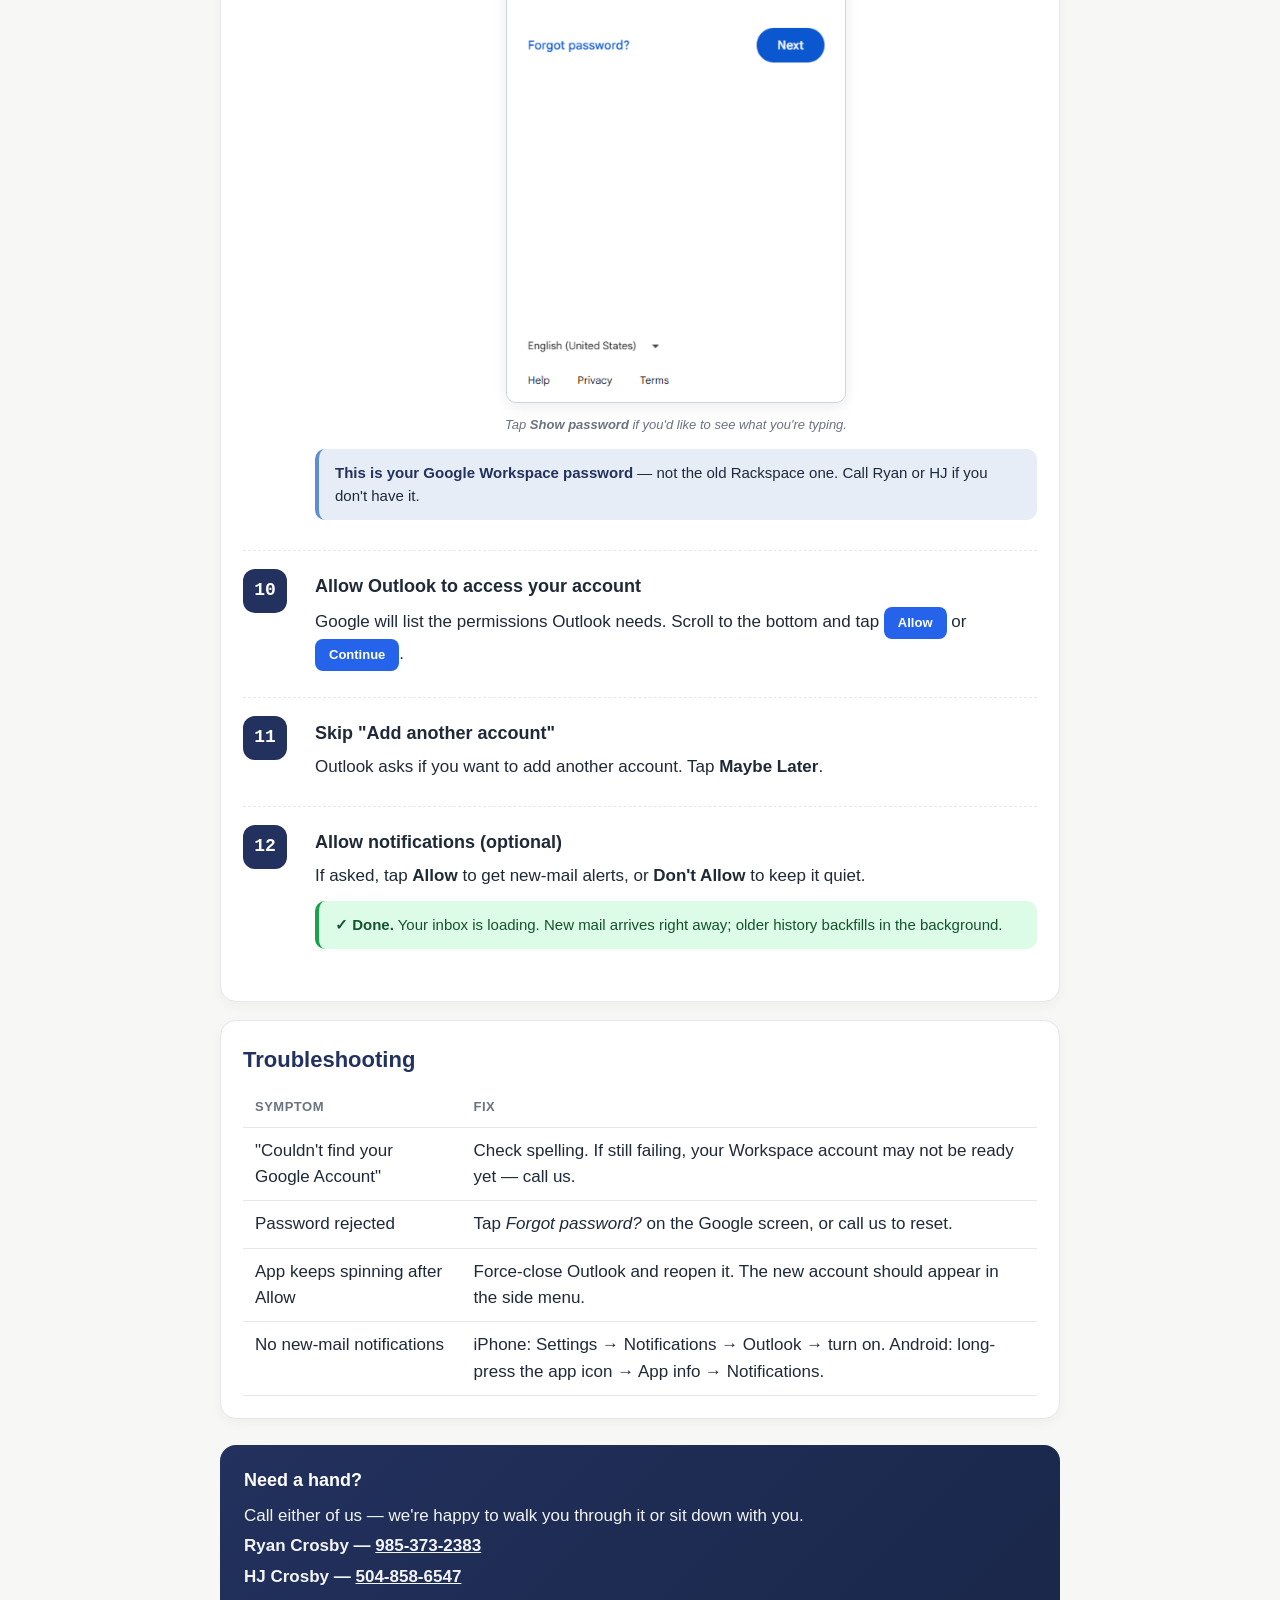
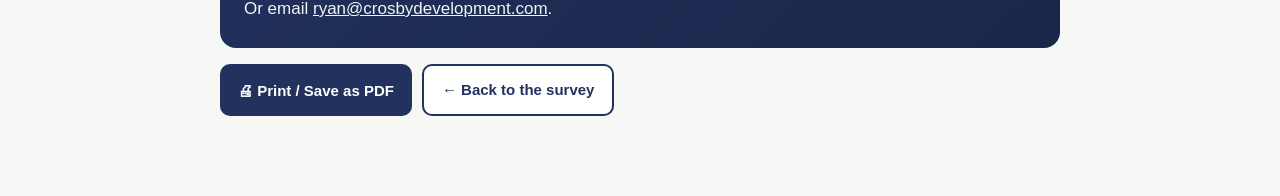
<file: guides/outlook-mobile.html>
<!DOCTYPE html>
<html lang="en">
<head>
<meta charset="UTF-8">
<meta name="viewport" content="width=device-width, initial-scale=1.0">
<title>Outlook on iPhone / Android — Crosby Email Setup</title>
<link rel="stylesheet" href="guide.css">
</head>
<body>
<div class="wrap">

  <header class="hero">
    <div class="brand-row" style="margin-bottom:12px;">
      <img src="../icons/outlook-new.svg" alt="">
      <div class="name">Outlook for iPhone & Android</div>
    </div>
    <div class="eyebrow">Setup Guide</div>
    <h1>Adding your Crosby email to the Outlook mobile app</h1>
    <p>Step-by-step walkthrough for connecting your <strong>@crosbydevelopment.com</strong> Workspace email to the Microsoft Outlook app on your phone.</p>
    <div class="meta-row">
      <span class="chip">⏱ <strong>~3 min</strong></span>
      <span class="chip">📝 Need: email + password</span>
      <span class="chip">🔐 Have 2FA ready</span>
    </div>
  </header>

  <section class="card">
    <h2>Before you start</h2>
    <ul>
      <li>Open the App Store (iPhone) or Play Store (Android), search <strong>Microsoft Outlook</strong>, and install it if you don't have it yet. The icon is blue and white with an envelope and "O."</li>
      <li>The Outlook mobile app is the <em>same</em> app whether you've used "old" or "new" Outlook on desktop — there isn't a separate version.</li>
      <li>If you've never had Crosby email on this phone, skip Phase 1 and go straight to Phase 2.</li>
    </ul>
  </section>

  <!-- PHASE 1 -->
  <section class="card" id="phase-1">
    <h2 class="phase">Phase 1 — Remove the old account <small style="color:var(--muted);font-size:14px;font-weight:400;">(skip if you've never set up Crosby email here)</small></h2>

    <div class="step">
      <div class="num">1</div>
      <div class="body">
        <h3>Open Outlook</h3>
        <p>Tap the Outlook app icon to open it.</p>
      </div>
    </div>

    <div class="step">
      <div class="num">2</div>
      <div class="body">
        <h3>Open the side menu</h3>
        <p>Tap your profile picture (or the menu icon) in the <strong>top-left corner</strong>.</p>
      </div>
    </div>

    <div class="step">
      <div class="num">3</div>
      <div class="body">
        <h3>Tap the gear icon</h3>
        <p>In the bottom-left of the side menu, tap the <strong>⚙ gear icon</strong> to open Settings.</p>
      </div>
    </div>

    <div class="step">
      <div class="num">4</div>
      <div class="body">
        <h3>Tap your old account</h3>
        <p>Under "Mail Accounts," tap the existing <strong>yourname@crosbydevelopment.com</strong> entry.</p>
      </div>
    </div>

    <div class="step">
      <div class="num">5</div>
      <div class="body">
        <h3>Delete the account</h3>
        <p>Scroll down and tap <span class="btn-mock danger">Delete Account</span>. Confirm by tapping <strong>Delete</strong>.</p>
        <div class="warn"><strong>Your email isn't being deleted</strong> — only this phone's connection to the old server. We reconnect through Google in Phase 2.</div>
      </div>
    </div>
  </section>

  <!-- PHASE 2 -->
  <section class="card" id="phase-2">
    <h2 class="phase">Phase 2 — Add your Workspace account</h2>

    <div class="step">
      <div class="num">6</div>
      <div class="body">
        <h3>Open Add Account</h3>
        <p>Still on the Settings screen, tap <strong>Add Mail Account</strong> → <strong>Add Email Account</strong>.</p>
        <p>If this is your very first account, the app jumps straight to the "Add Account" screen when you open it.</p>
      </div>
    </div>

    <div class="step">
      <div class="num">7</div>
      <div class="body">
        <h3>Enter your Crosby email</h3>
        <p>Type your full address — <strong>yourname@crosbydevelopment.com</strong> — and tap <span class="btn-mock">Add Account</span>.</p>
        <div class="ui-box light">
          <div style="font-weight:700;margin-bottom:6px;">Add Account</div>
          <div style="padding:8px 12px;border:1px solid #cbd5e1;border-radius:8px;margin-bottom:8px;">yourname@crosbydevelopment.com</div>
          <div style="text-align:right;"><span class="btn-mock">Add Account</span></div>
        </div>
      </div>
    </div>

    <div class="step">
      <div class="num">8</div>
      <div class="body">
        <h3>Sign in to Google</h3>
        <p>The app detects your account is on Google Workspace and opens a Google sign-in page right inside Outlook. Your email is filled in — tap the blue <strong>Next</strong> button.</p>
        <figure class="screenshot-figure">
          <img class="screenshot callout" src="screenshots/shared/google-signin-mobile-email.png" alt="Google sign-in page on a phone with yourname@crosbydevelopment.com in the Email field" style="max-width:340px;">
          <figcaption>Same Google sign-in you'd see anywhere — just rendered for your phone.</figcaption>
        </figure>
      </div>
    </div>

    <div class="step">
      <div class="num">9</div>
      <div class="body">
        <h3>Enter your password</h3>
        <p>The next screen says <strong>Welcome</strong> and shows your Crosby email. Type your Workspace password and tap <strong>Next</strong>. If 2FA is on, complete the verification step.</p>
        <figure class="screenshot-figure">
          <img class="screenshot" src="screenshots/shared/google-signin-mobile-password.png" alt="Google Welcome screen on a phone with the user's email and an Enter your password field" style="max-width:340px;">
          <figcaption>Tap <strong>Show password</strong> if you'd like to see what you're typing.</figcaption>
        </figure>
        <div class="tip"><strong>This is your Google Workspace password</strong> — not the old Rackspace one. Call Ryan or HJ if you don't have it.</div>
      </div>
    </div>

    <div class="step">
      <div class="num">10</div>
      <div class="body">
        <h3>Allow Outlook to access your account</h3>
        <p>Google will list the permissions Outlook needs. Scroll to the bottom and tap <span class="btn-mock">Allow</span> or <span class="btn-mock">Continue</span>.</p>
      </div>
    </div>

    <div class="step">
      <div class="num">11</div>
      <div class="body">
        <h3>Skip "Add another account"</h3>
        <p>Outlook asks if you want to add another account. Tap <strong>Maybe Later</strong>.</p>
      </div>
    </div>

    <div class="step">
      <div class="num">12</div>
      <div class="body">
        <h3>Allow notifications (optional)</h3>
        <p>If asked, tap <strong>Allow</strong> to get new-mail alerts, or <strong>Don't Allow</strong> to keep it quiet.</p>
        <div class="success"><strong>✓ Done.</strong> Your inbox is loading. New mail arrives right away; older history backfills in the background.</div>
      </div>
    </div>
  </section>

  <!-- TROUBLESHOOTING -->
  <section class="card">
    <h2>Troubleshooting</h2>
    <table class="tbl">
      <tr><th>Symptom</th><th>Fix</th></tr>
      <tr><td>"Couldn't find your Google Account"</td><td>Check spelling. If still failing, your Workspace account may not be ready yet — call us.</td></tr>
      <tr><td>Password rejected</td><td>Tap <em>Forgot password?</em> on the Google screen, or call us to reset.</td></tr>
      <tr><td>App keeps spinning after Allow</td><td>Force-close Outlook and reopen it. The new account should appear in the side menu.</td></tr>
      <tr><td>No new-mail notifications</td><td>iPhone: Settings → Notifications → Outlook → turn on. Android: long-press the app icon → App info → Notifications.</td></tr>
    </table>
  </section>

  <!-- HELP -->
  <section class="help-footer">
    <h3>Need a hand?</h3>
    <p>Call either of us — we're happy to walk you through it or sit down with you.</p>
    <p class="person">Ryan Crosby — <a href="tel:9853732383">985-373-2383</a></p>
    <p class="person">HJ Crosby — <a href="tel:5048586547">504-858-6547</a></p>
    <p style="margin-top:6px;">Or email <a href="mailto:ryan@crosbydevelopment.com">ryan@crosbydevelopment.com</a>.</p>
  </section>

  <div class="actions">
    <button class="primary" onclick="window.print()">🖨 Print / Save as PDF</button>
    <a class="secondary" href="/">← Back to the survey</a>
  </div>

</div>

<a class="google-ref-fab" href="https://support.google.com/a/answer/9003945" target="_blank" rel="noopener" title="Open Google's official third-party email client setup guide (new tab)">
  <div class="google-ref-header"><span class="g-mark">G</span>Good news!</div>
  <div class="google-ref-body">Google has already written official setup docs for connecting the Outlook app to a Workspace account.</div>
  <span class="google-ref-button">Read Google's version ↗</span>
</a>

<div class="help-widget" id="helpWidget">
  <div class="help-widget-card">
    <div class="title">Need a hand?
      <button type="button" aria-label="Minimize" onclick="document.getElementById('helpWidget').classList.add('collapsed')">−</button>
    </div>
    <a class="help-widget-call" href="tel:9853732383">
      <span class="icon">📞</span>
      <span><span class="who">Call Ryan</span><span class="num">985-373-2383</span></span>
    </a>
    <a class="help-widget-call" href="tel:5048586547">
      <span class="icon">📞</span>
      <span><span class="who">Call HJ</span><span class="num">504-858-6547</span></span>
    </a>
  </div>
  <button class="help-widget-pill" type="button" aria-label="Show help" onclick="document.getElementById('helpWidget').classList.remove('collapsed')">📞 Need help?</button>
</div>
<script>
  // Auto-collapse the help widget into a pill on phones so it doesn't
  // cover content. Users tap the pill to expand it.
  (function () {
    var w = document.getElementById('helpWidget');
    if (!w) return;
    if (window.matchMedia('(max-width: 720px)').matches) w.classList.add('collapsed');
  })();
</script>

</body>
</html>
</file>
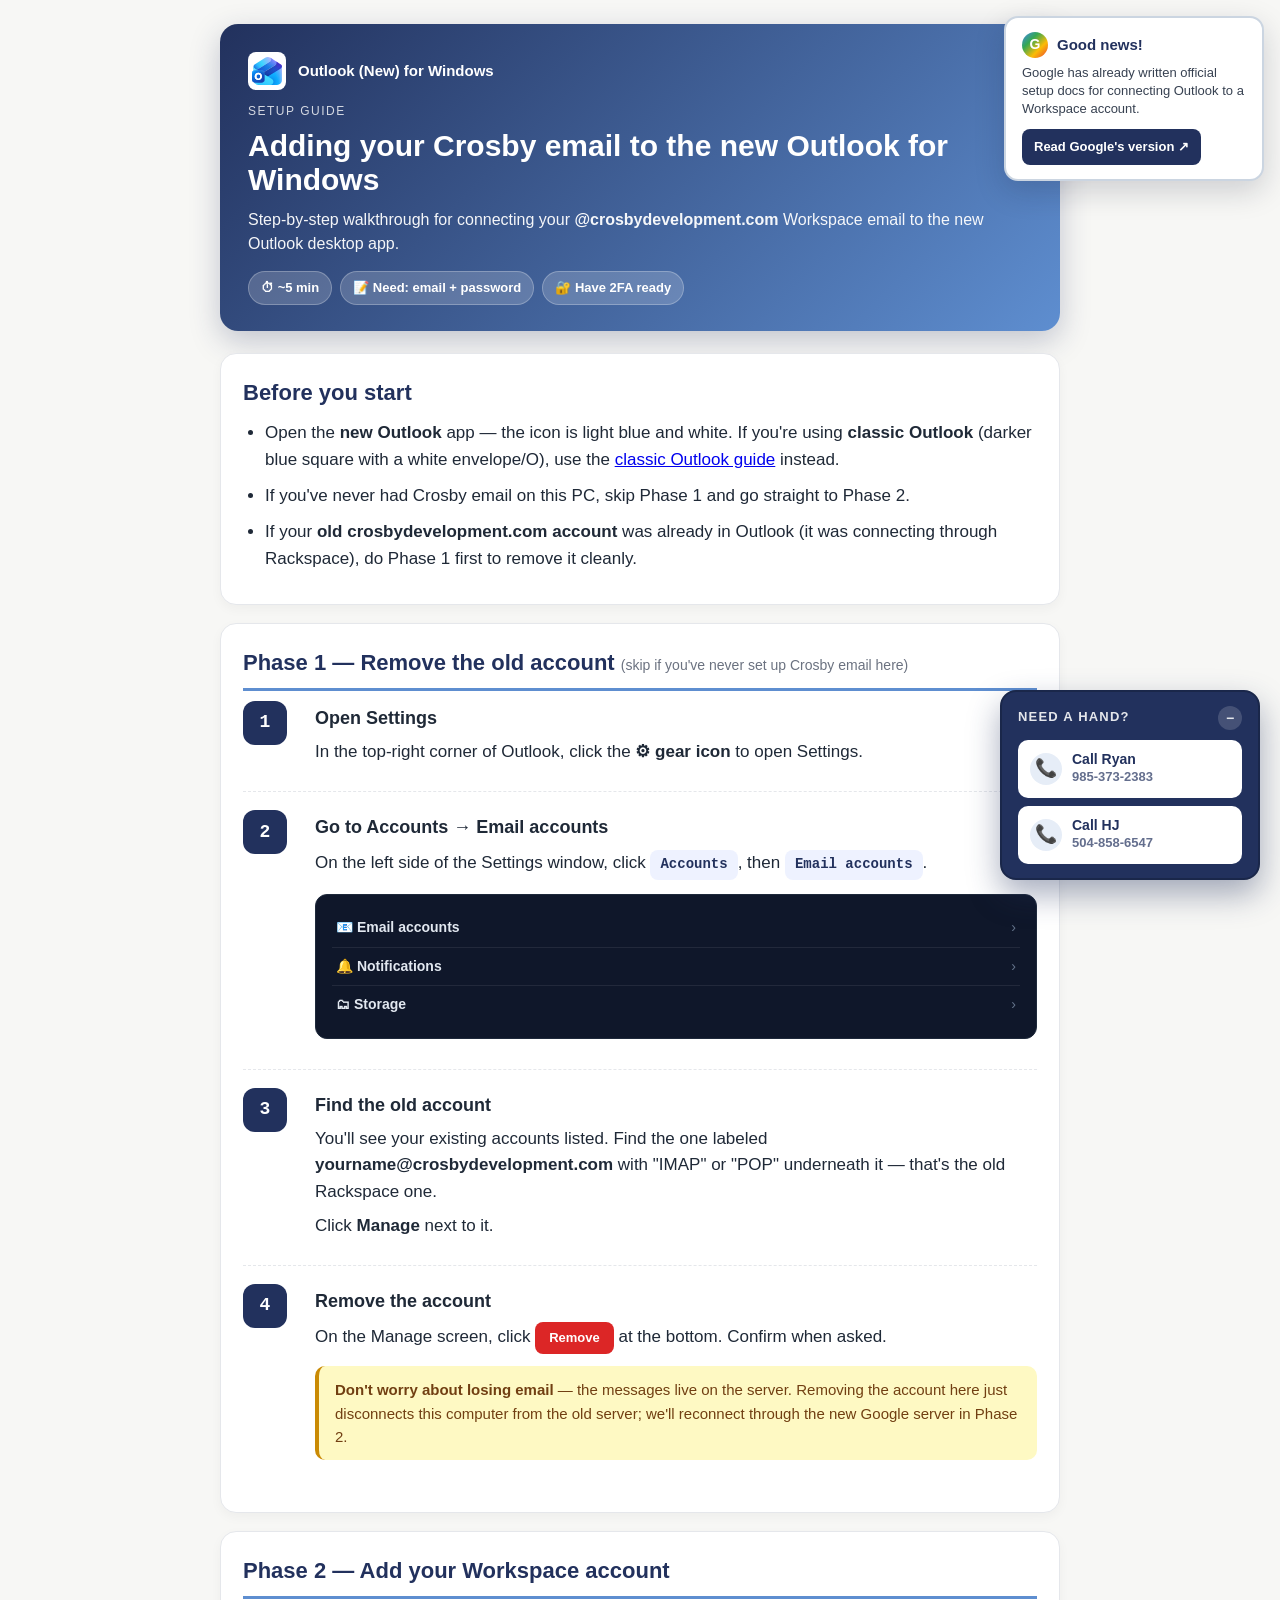
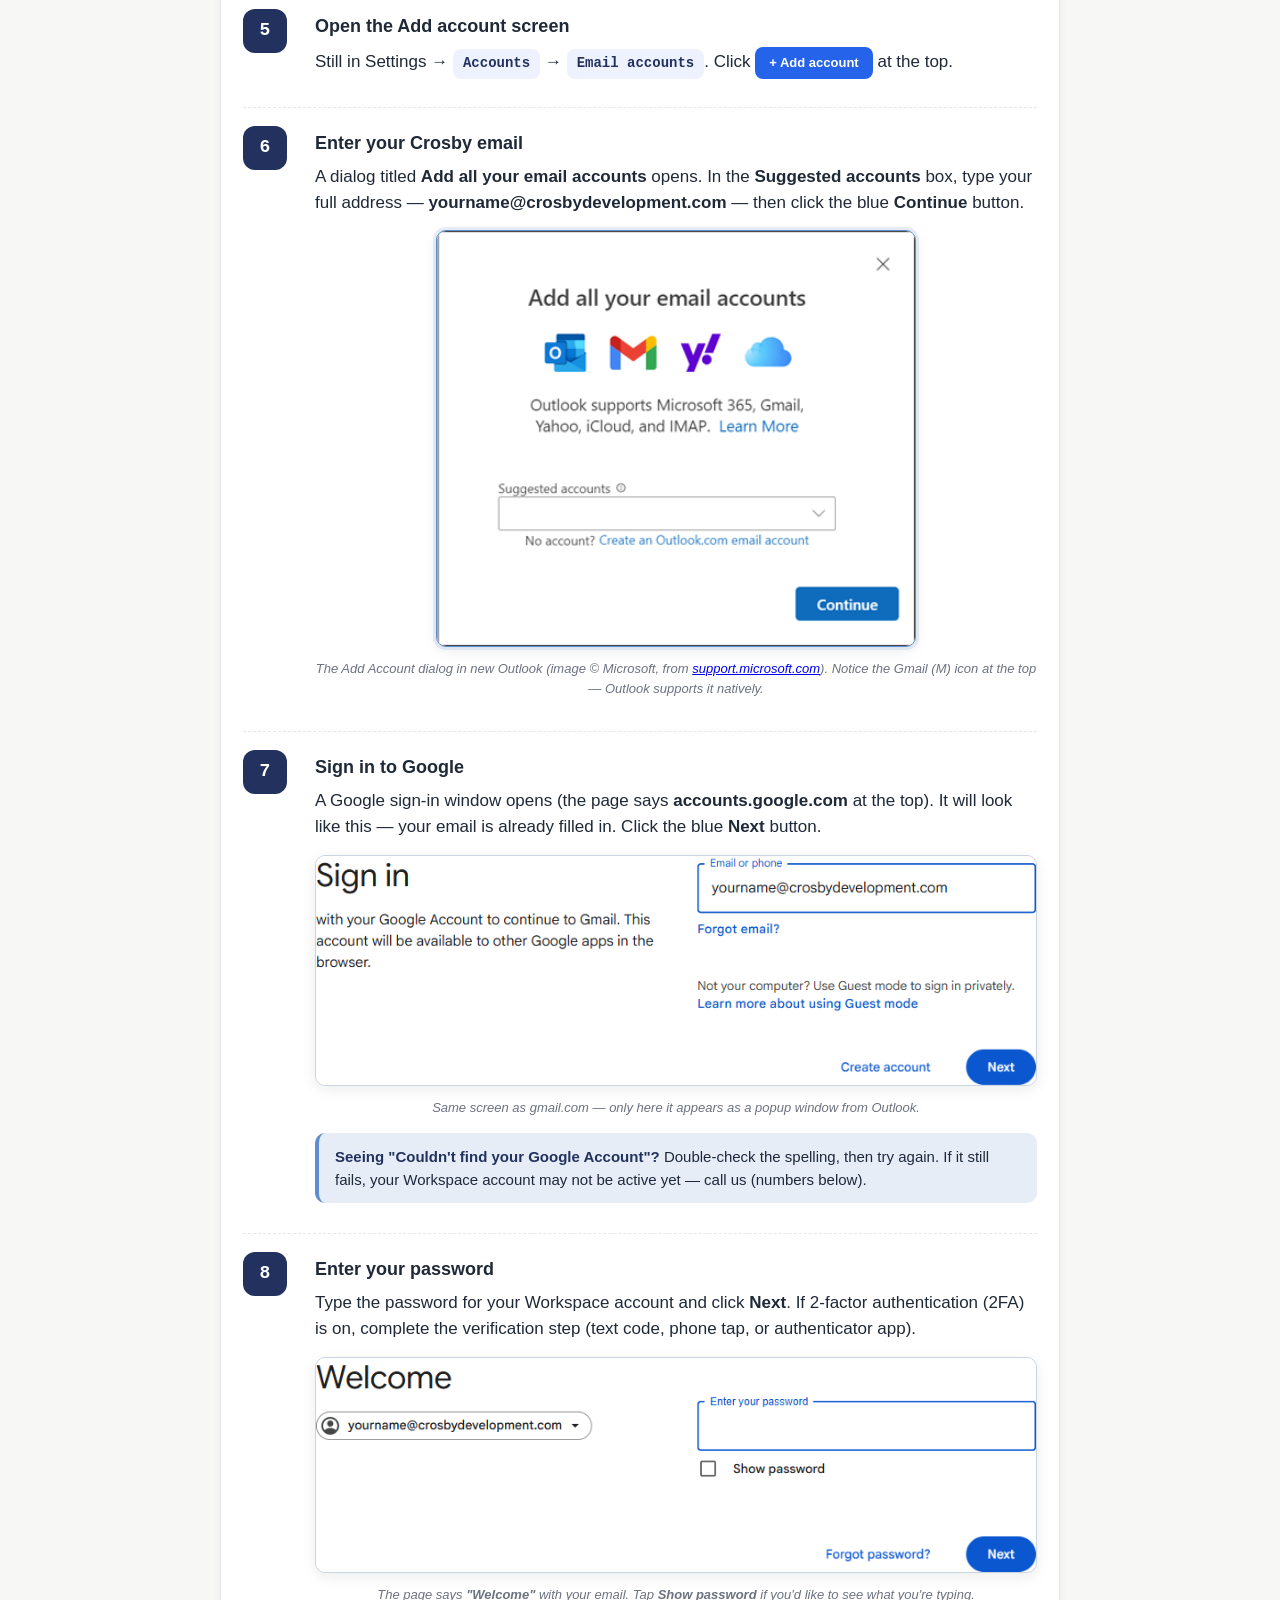
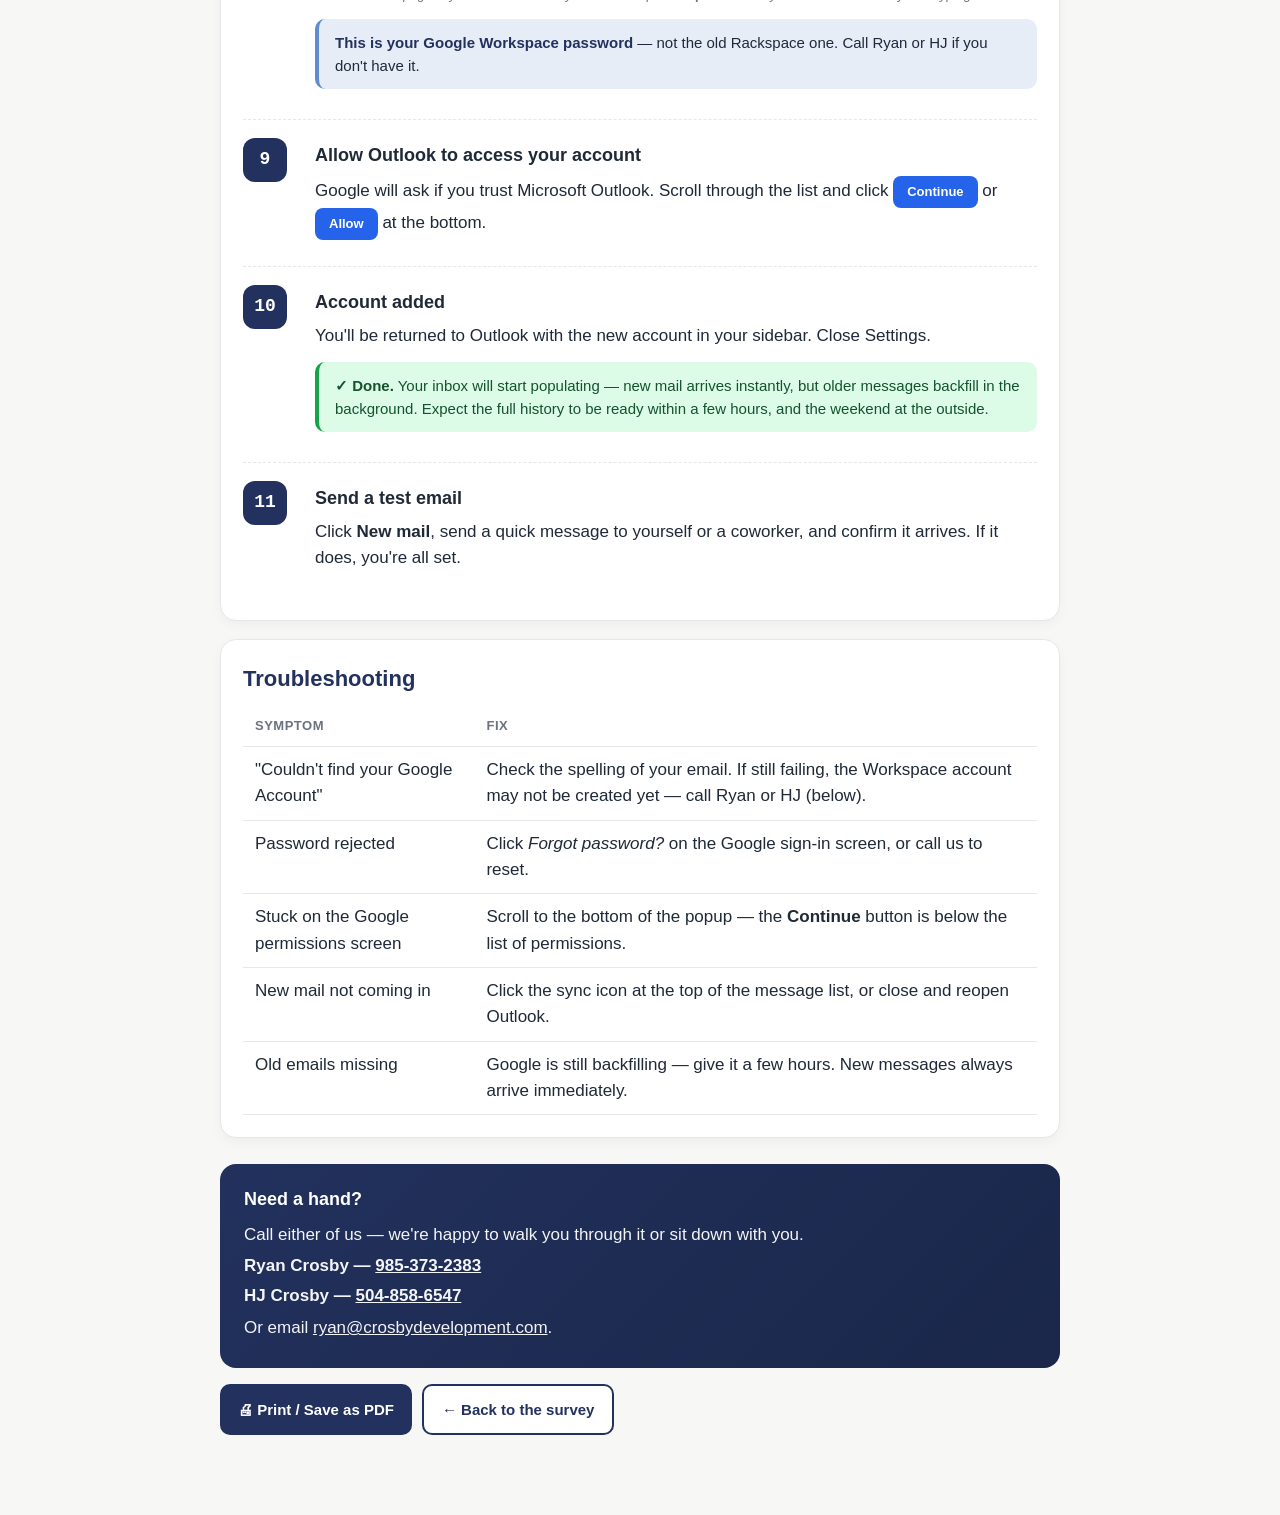
<file: guides/outlook-new-windows.html>
<!DOCTYPE html>
<html lang="en">
<head>
<meta charset="UTF-8">
<meta name="viewport" content="width=device-width, initial-scale=1.0">
<title>Outlook (New) on Windows — Crosby Email Setup</title>
<link rel="stylesheet" href="guide.css">
</head>
<body>
<div class="wrap">

  <header class="hero">
    <div class="brand-row" style="margin-bottom:12px;">
      <img src="../icons/outlook-new.svg" alt="">
      <div class="name">Outlook (New) for Windows</div>
    </div>
    <div class="eyebrow">Setup Guide</div>
    <h1>Adding your Crosby email to the new Outlook for Windows</h1>
    <p>Step-by-step walkthrough for connecting your <strong>@crosbydevelopment.com</strong> Workspace email to the new Outlook desktop app.</p>
    <div class="meta-row">
      <span class="chip">⏱ <strong>~5 min</strong></span>
      <span class="chip">📝 Need: email + password</span>
      <span class="chip">🔐 Have 2FA ready</span>
    </div>
  </header>

  <section class="card">
    <h2>Before you start</h2>
    <ul>
      <li>Open the <strong>new Outlook</strong> app — the icon is light blue and white. If you're using <strong>classic Outlook</strong> (darker blue square with a white envelope/O), use the <a href="outlook-classic-windows.html">classic Outlook guide</a> instead.</li>
      <li>If you've never had Crosby email on this PC, skip Phase 1 and go straight to Phase 2.</li>
      <li>If your <strong>old crosbydevelopment.com account</strong> was already in Outlook (it was connecting through Rackspace), do Phase 1 first to remove it cleanly.</li>
    </ul>
  </section>

  <!-- PHASE 1 -->
  <section class="card" id="phase-1">
    <h2 class="phase">Phase 1 — Remove the old account <small style="color:var(--muted);font-size:14px;font-weight:400;">(skip if you've never set up Crosby email here)</small></h2>

    <div class="step">
      <div class="num">1</div>
      <div class="body">
        <h3>Open Settings</h3>
        <p>In the top-right corner of Outlook, click the <strong>⚙ gear icon</strong> to open Settings.</p>
      </div>
    </div>

    <div class="step">
      <div class="num">2</div>
      <div class="body">
        <h3>Go to Accounts → Email accounts</h3>
        <p>On the left side of the Settings window, click <span class="path">Accounts</span>, then <span class="path">Email accounts</span>.</p>
        <div class="ui-box">
          <div class="row"><span class="label">📧 Email accounts</span> <span class="arrow">›</span></div>
          <div class="row"><span class="label">🔔 Notifications</span> <span class="arrow">›</span></div>
          <div class="row"><span class="label">🗂 Storage</span> <span class="arrow">›</span></div>
        </div>
      </div>
    </div>

    <div class="step">
      <div class="num">3</div>
      <div class="body">
        <h3>Find the old account</h3>
        <p>You'll see your existing accounts listed. Find the one labeled <strong>yourname@crosbydevelopment.com</strong> with "IMAP" or "POP" underneath it — that's the old Rackspace one.</p>
        <p>Click <strong>Manage</strong> next to it.</p>
      </div>
    </div>

    <div class="step">
      <div class="num">4</div>
      <div class="body">
        <h3>Remove the account</h3>
        <p>On the Manage screen, click <span class="btn-mock danger">Remove</span> at the bottom. Confirm when asked.</p>
        <div class="warn"><strong>Don't worry about losing email</strong> — the messages live on the server. Removing the account here just disconnects this computer from the old server; we'll reconnect through the new Google server in Phase 2.</div>
      </div>
    </div>
  </section>

  <!-- PHASE 2 -->
  <section class="card" id="phase-2">
    <h2 class="phase">Phase 2 — Add your Workspace account</h2>

    <div class="step">
      <div class="num">5</div>
      <div class="body">
        <h3>Open the Add account screen</h3>
        <p>Still in Settings → <span class="path">Accounts</span> → <span class="path">Email accounts</span>. Click <span class="btn-mock">+ Add account</span> at the top.</p>
      </div>
    </div>

    <div class="step">
      <div class="num">6</div>
      <div class="body">
        <h3>Enter your Crosby email</h3>
        <p>A dialog titled <strong>Add all your email accounts</strong> opens. In the <strong>Suggested accounts</strong> box, type your full address — <strong>yourname@crosbydevelopment.com</strong> — then click the blue <strong>Continue</strong> button.</p>
        <!-- Microsoft Support screenshot: https://support.microsoft.com/en-us/office/add-a-gmail-account-to-outlook-for-windows-70191667 -->
        <figure class="screenshot-figure">
          <img class="screenshot callout" src="screenshots/outlook-new-windows/add-account-dialog.png" alt="New Outlook Add all your email accounts dialog with Suggested accounts dropdown and Continue button" style="max-width:480px;">
          <figcaption>The Add Account dialog in new Outlook (image © Microsoft, from <a href="https://support.microsoft.com/en-us/office/add-a-gmail-account-to-outlook-for-windows-70191667-9c52-4581-990e-e30318c2c081">support.microsoft.com</a>). Notice the Gmail (M) icon at the top — Outlook supports it natively.</figcaption>
        </figure>
      </div>
    </div>

    <div class="step">
      <div class="num">7</div>
      <div class="body">
        <h3>Sign in to Google</h3>
        <p>A Google sign-in window opens (the page says <strong>accounts.google.com</strong> at the top). It will look like this — your email is already filled in. Click the blue <strong>Next</strong> button.</p>
        <figure class="screenshot-figure">
          <img class="screenshot" src="screenshots/shared/google-signin-email.png" alt="Google sign-in page with yourname@crosbydevelopment.com in the Email field">
          <figcaption>Same screen as gmail.com — only here it appears as a popup window from Outlook.</figcaption>
        </figure>
        <div class="tip"><strong>Seeing "Couldn't find your Google Account"?</strong> Double-check the spelling, then try again. If it still fails, your Workspace account may not be active yet — call us (numbers below).</div>
      </div>
    </div>

    <div class="step">
      <div class="num">8</div>
      <div class="body">
        <h3>Enter your password</h3>
        <p>Type the password for your Workspace account and click <strong>Next</strong>. If 2-factor authentication (2FA) is on, complete the verification step (text code, phone tap, or authenticator app).</p>
        <figure class="screenshot-figure">
          <img class="screenshot" src="screenshots/shared/google-signin-password.png" alt="Google Welcome screen with the user's email shown and an Enter your password field">
          <figcaption>The page says <strong>"Welcome"</strong> with your email. Tap <strong>Show password</strong> if you'd like to see what you're typing.</figcaption>
        </figure>
        <div class="tip"><strong>This is your Google Workspace password</strong> — not the old Rackspace one. Call Ryan or HJ if you don't have it.</div>
      </div>
    </div>

    <div class="step">
      <div class="num">9</div>
      <div class="body">
        <h3>Allow Outlook to access your account</h3>
        <p>Google will ask if you trust Microsoft Outlook. Scroll through the list and click <span class="btn-mock">Continue</span> or <span class="btn-mock">Allow</span> at the bottom.</p>
      </div>
    </div>

    <div class="step">
      <div class="num">10</div>
      <div class="body">
        <h3>Account added</h3>
        <p>You'll be returned to Outlook with the new account in your sidebar. Close Settings.</p>
        <div class="success"><strong>✓ Done.</strong> Your inbox will start populating — new mail arrives instantly, but older messages backfill in the background. Expect the full history to be ready within a few hours, and the weekend at the outside.</div>
      </div>
    </div>

    <div class="step">
      <div class="num">11</div>
      <div class="body">
        <h3>Send a test email</h3>
        <p>Click <strong>New mail</strong>, send a quick message to yourself or a coworker, and confirm it arrives. If it does, you're all set.</p>
      </div>
    </div>
  </section>

  <!-- TROUBLESHOOTING -->
  <section class="card">
    <h2>Troubleshooting</h2>
    <table class="tbl">
      <tr><th>Symptom</th><th>Fix</th></tr>
      <tr><td>"Couldn't find your Google Account"</td><td>Check the spelling of your email. If still failing, the Workspace account may not be created yet — call Ryan or HJ (below).</td></tr>
      <tr><td>Password rejected</td><td>Click <em>Forgot password?</em> on the Google sign-in screen, or call us to reset.</td></tr>
      <tr><td>Stuck on the Google permissions screen</td><td>Scroll to the bottom of the popup — the <strong>Continue</strong> button is below the list of permissions.</td></tr>
      <tr><td>New mail not coming in</td><td>Click the sync icon at the top of the message list, or close and reopen Outlook.</td></tr>
      <tr><td>Old emails missing</td><td>Google is still backfilling — give it a few hours. New messages always arrive immediately.</td></tr>
    </table>
  </section>

  <!-- HELP -->
  <section class="help-footer">
    <h3>Need a hand?</h3>
    <p>Call either of us — we're happy to walk you through it or sit down with you.</p>
    <p class="person">Ryan Crosby — <a href="tel:9853732383">985-373-2383</a></p>
    <p class="person">HJ Crosby — <a href="tel:5048586547">504-858-6547</a></p>
    <p style="margin-top:6px;">Or email <a href="mailto:ryan@crosbydevelopment.com">ryan@crosbydevelopment.com</a>.</p>
  </section>

  <div class="actions">
    <button class="primary" onclick="window.print()">🖨 Print / Save as PDF</button>
    <a class="secondary" href="/">← Back to the survey</a>
  </div>

</div>

<a class="google-ref-fab" href="https://support.google.com/a/answer/9003945" target="_blank" rel="noopener" title="Open Google's official third-party email client setup guide (new tab)">
  <div class="google-ref-header"><span class="g-mark">G</span>Good news!</div>
  <div class="google-ref-body">Google has already written official setup docs for connecting Outlook to a Workspace account.</div>
  <span class="google-ref-button">Read Google's version ↗</span>
</a>

<div class="help-widget" id="helpWidget">
  <div class="help-widget-card">
    <div class="title">Need a hand?
      <button type="button" aria-label="Minimize" onclick="document.getElementById('helpWidget').classList.add('collapsed')">−</button>
    </div>
    <a class="help-widget-call" href="tel:9853732383">
      <span class="icon">📞</span>
      <span><span class="who">Call Ryan</span><span class="num">985-373-2383</span></span>
    </a>
    <a class="help-widget-call" href="tel:5048586547">
      <span class="icon">📞</span>
      <span><span class="who">Call HJ</span><span class="num">504-858-6547</span></span>
    </a>
  </div>
  <button class="help-widget-pill" type="button" aria-label="Show help" onclick="document.getElementById('helpWidget').classList.remove('collapsed')">📞 Need help?</button>
</div>
<script>
  (function () {
    var w = document.getElementById('helpWidget');
    if (!w) return;
    if (window.matchMedia('(max-width: 720px)').matches) w.classList.add('collapsed');
  })();
</script>

</body>
</html>
</file>
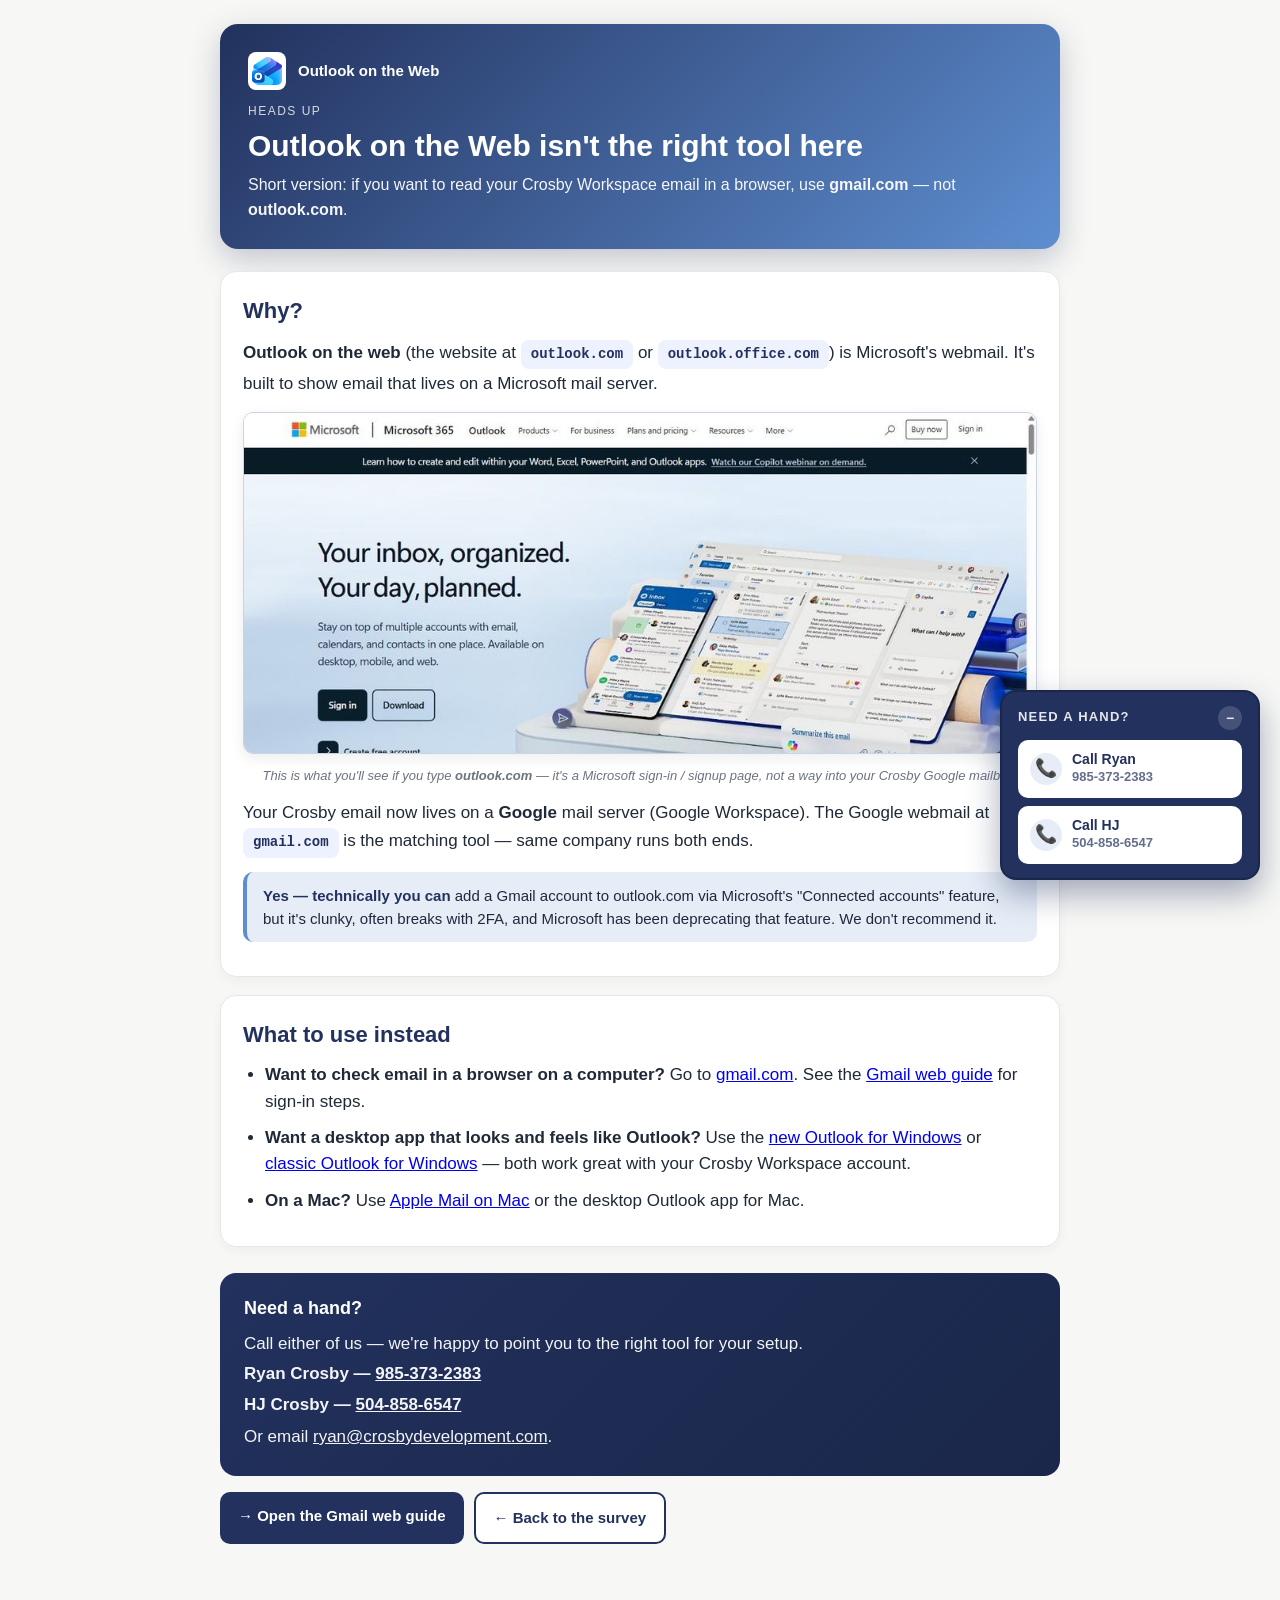
<file: guides/outlook-web.html>
<!DOCTYPE html>
<html lang="en">
<head>
<meta charset="UTF-8">
<meta name="viewport" content="width=device-width, initial-scale=1.0">
<title>Outlook on the Web — Crosby Email Setup</title>
<link rel="stylesheet" href="guide.css">
</head>
<body>
<div class="wrap">

  <header class="hero">
    <div class="brand-row" style="margin-bottom:12px;">
      <img src="../icons/outlook-new.svg" alt="">
      <div class="name">Outlook on the Web</div>
    </div>
    <div class="eyebrow">Heads up</div>
    <h1>Outlook on the Web isn't the right tool here</h1>
    <p>Short version: if you want to read your Crosby Workspace email in a browser, use <strong>gmail.com</strong> — not <strong>outlook.com</strong>.</p>
  </header>

  <section class="card">
    <h2>Why?</h2>
    <p><strong>Outlook on the web</strong> (the website at <span class="path">outlook.com</span> or <span class="path">outlook.office.com</span>) is Microsoft's webmail. It's built to show email that lives on a Microsoft mail server.</p>
    <figure class="screenshot-figure">
      <img class="screenshot" src="screenshots/outlook-web/outlook-landing.jpg" alt="The outlook.com landing page showing Microsoft 365 branding and Sign in / Download buttons">
      <figcaption>This is what you'll see if you type <strong>outlook.com</strong> — it's a Microsoft sign-in / signup page, not a way into your Crosby Google mailbox.</figcaption>
    </figure>
    <p>Your Crosby email now lives on a <strong>Google</strong> mail server (Google Workspace). The Google webmail at <span class="path">gmail.com</span> is the matching tool — same company runs both ends.</p>
    <div class="tip"><strong>Yes — technically you can</strong> add a Gmail account to outlook.com via Microsoft's "Connected accounts" feature, but it's clunky, often breaks with 2FA, and Microsoft has been deprecating that feature. We don't recommend it.</div>
  </section>

  <section class="card">
    <h2>What to use instead</h2>
    <ul>
      <li><strong>Want to check email in a browser on a computer?</strong> Go to <a href="https://gmail.com" target="_blank" rel="noopener">gmail.com</a>. See the <a href="gmail-web.html">Gmail web guide</a> for sign-in steps.</li>
      <li><strong>Want a desktop app that looks and feels like Outlook?</strong> Use the <a href="outlook-new-windows.html">new Outlook for Windows</a> or <a href="outlook-classic-windows.html">classic Outlook for Windows</a> — both work great with your Crosby Workspace account.</li>
      <li><strong>On a Mac?</strong> Use <a href="apple-mail-mac.html">Apple Mail on Mac</a> or the desktop Outlook app for Mac.</li>
    </ul>
  </section>

  <section class="help-footer">
    <h3>Need a hand?</h3>
    <p>Call either of us — we're happy to point you to the right tool for your setup.</p>
    <p class="person">Ryan Crosby — <a href="tel:9853732383">985-373-2383</a></p>
    <p class="person">HJ Crosby — <a href="tel:5048586547">504-858-6547</a></p>
    <p style="margin-top:6px;">Or email <a href="mailto:ryan@crosbydevelopment.com">ryan@crosbydevelopment.com</a>.</p>
  </section>

  <div class="actions">
    <a class="primary" href="gmail-web.html">→ Open the Gmail web guide</a>
    <a class="secondary" href="/">← Back to the survey</a>
  </div>

</div>

<div class="help-widget" id="helpWidget">
  <div class="help-widget-card">
    <div class="title">Need a hand?
      <button type="button" aria-label="Minimize" onclick="document.getElementById('helpWidget').classList.add('collapsed')">−</button>
    </div>
    <a class="help-widget-call" href="tel:9853732383">
      <span class="icon">📞</span>
      <span><span class="who">Call Ryan</span><span class="num">985-373-2383</span></span>
    </a>
    <a class="help-widget-call" href="tel:5048586547">
      <span class="icon">📞</span>
      <span><span class="who">Call HJ</span><span class="num">504-858-6547</span></span>
    </a>
  </div>
  <button class="help-widget-pill" type="button" aria-label="Show help" onclick="document.getElementById('helpWidget').classList.remove('collapsed')">📞 Need help?</button>
</div>
<script>
  (function () {
    var w = document.getElementById('helpWidget');
    if (!w) return;
    if (window.matchMedia('(max-width: 720px)').matches) w.classList.add('collapsed');
  })();
</script>

</body>
</html>
</file>
<file: guides/guide.css>
/* Shared styles for Crosby Development setup guides */
:root {
  --bg: #f7f7f5;
  --card: #ffffff;
  --ink: #1f2937;
  --muted: #6b7280;
  --line: #e5e7eb;
  --accent: #22315d;
  --accent-2: #5e8ed0;
  --accent-soft: #e6edf7;
  --warn: #ca8a04;
  --warn-soft: #fef9c3;
  --ok: #16a34a;
  --ok-soft: #dcfce7;
}

* { box-sizing: border-box; }

html, body {
  margin: 0; padding: 0;
  background: var(--bg);
  color: var(--ink);
  font-family: -apple-system, BlinkMacSystemFont, "Segoe UI", Roboto, "Helvetica Neue", Arial, sans-serif;
  font-size: 17px;
  line-height: 1.55;
}

.wrap { max-width: 880px; margin: 0 auto; padding: 24px 20px 80px; }

.crumbs { font-size: 14px; color: var(--muted); margin-bottom: 12px; }
.crumbs a { color: var(--accent-2); text-decoration: none; font-weight: 600; }
.crumbs a:hover { text-decoration: underline; }

header.hero {
  background: linear-gradient(135deg, #22315d 0%, #5e8ed0 100%);
  color: white;
  border-radius: 18px;
  padding: 28px 28px 26px;
  margin-bottom: 22px;
  box-shadow: 0 10px 30px rgba(34, 49, 93, 0.25);
}
header.hero .eyebrow {
  font-size: 12px;
  letter-spacing: 1.5px;
  text-transform: uppercase;
  opacity: 0.8;
  margin-bottom: 8px;
}
header.hero h1 { margin: 0 0 10px; font-size: 30px; line-height: 1.15; }
header.hero p { margin: 0; font-size: 16px; opacity: 0.95; }

.meta-row {
  display: flex; flex-wrap: wrap; gap: 8px; margin-top: 14px;
}
.meta-row .chip {
  background: rgba(255,255,255,0.18);
  border: 1px solid rgba(255,255,255,0.25);
  border-radius: 999px;
  padding: 6px 12px;
  font-size: 13px;
  font-weight: 600;
}
.meta-row .chip strong { font-weight: 800; }

section.card {
  background: var(--card);
  border: 1px solid var(--line);
  border-radius: 16px;
  padding: 22px;
  margin-bottom: 18px;
  box-shadow: 0 4px 12px rgba(0,0,0,0.04);
}
section.card h2 { margin: 0 0 10px; font-size: 22px; color: var(--accent); }
section.card h2.phase {
  border-bottom: 3px solid var(--accent-2);
  padding-bottom: 8px;
}
section.card p, section.card li { margin: 0 0 10px; color: #1f2937; }
section.card ul { padding-left: 22px; margin: 0 0 10px; }

.step {
  display: grid;
  grid-template-columns: 56px 1fr;
  gap: 16px;
  margin: 18px 0;
  padding-top: 18px;
  border-top: 1px dashed var(--line);
}
.step:first-of-type { padding-top: 0; border-top: 0; margin-top: 8px; }

.step .num {
  width: 44px; height: 44px;
  border-radius: 12px;
  background: var(--accent);
  color: white;
  display: flex; align-items: center; justify-content: center;
  font-weight: 800; font-size: 18px;
  font-family: "Courier New", monospace;
}
.step .body h3 { margin: 4px 0 6px; font-size: 18px; }
.step .body p  { margin: 0 0 8px; }

/* Inline mockup of UI elements */
.ui-box {
  background: #0f172a;
  color: #e2e8f0;
  border-radius: 12px;
  padding: 14px 16px;
  margin: 12px 0;
  font-size: 14px;
  line-height: 1.55;
  font-family: -apple-system, "Segoe UI", Roboto, sans-serif;
  border: 1px solid #1e293b;
}
.ui-box.light {
  background: #f8fafc;
  color: var(--ink);
  border: 1px solid #e2e8f0;
}
.ui-box .row {
  display: flex; align-items: center; justify-content: space-between;
  padding: 8px 4px;
  border-bottom: 1px solid rgba(255,255,255,0.08);
}
.ui-box.light .row { border-bottom-color: #e2e8f0; }
.ui-box .row:last-child { border-bottom: 0; }
.ui-box .row .label { font-weight: 600; }
.ui-box .row .arrow { color: #64748b; }

/* Real screenshots embedded from vendor sign-in screens */
.screenshot {
  display: block;
  max-width: 100%;
  width: 100%;
  height: auto;
  margin: 12px auto;
  border: 1px solid #cbd5e1;
  border-radius: 10px;
  box-shadow: 0 4px 14px rgba(15, 23, 42, 0.08);
  background: white;
}
figure.screenshot-figure {
  margin: 14px 0;
  padding: 0;
}
figure.screenshot-figure figcaption {
  font-size: 13px;
  color: var(--muted);
  margin-top: 6px;
  text-align: center;
  font-style: italic;
}
.screenshot.callout {
  border-color: var(--accent-2);
  box-shadow: 0 0 0 3px rgba(94, 142, 208, 0.15), 0 4px 14px rgba(15, 23, 42, 0.08);
}

.btn-mock {
  display: inline-block;
  background: #2563eb;
  color: white;
  padding: 6px 14px;
  border-radius: 8px;
  font-weight: 700;
  font-size: 13px;
}
.btn-mock.ghost {
  background: transparent;
  color: #2563eb;
  border: 1px solid #2563eb;
}
.btn-mock.danger { background: #dc2626; }

.path {
  display: inline-block;
  background: #eef2ff;
  color: var(--accent);
  padding: 4px 10px;
  border-radius: 8px;
  font-family: "Courier New", monospace;
  font-size: 14px;
  font-weight: 700;
  margin: 2px 0;
}

.tip {
  background: var(--accent-soft);
  border-left: 4px solid var(--accent-2);
  border-radius: 10px;
  padding: 12px 16px;
  margin: 12px 0;
  font-size: 15px;
  color: #1e293b;
}
.tip strong { color: var(--accent); }

.warn {
  background: var(--warn-soft);
  border-left: 4px solid var(--warn);
  border-radius: 10px;
  padding: 12px 16px;
  margin: 12px 0;
  font-size: 15px;
  color: #713f12;
}

.success {
  background: var(--ok-soft);
  border-left: 4px solid var(--ok);
  border-radius: 10px;
  padding: 12px 16px;
  margin: 12px 0;
  font-size: 15px;
  color: #14532d;
}

table.tbl {
  width: 100%;
  border-collapse: collapse;
  margin-top: 10px;
}
table.tbl th, table.tbl td {
  text-align: left;
  padding: 10px 12px;
  border-bottom: 1px solid var(--line);
  vertical-align: top;
}
table.tbl th {
  font-size: 13px;
  text-transform: uppercase;
  letter-spacing: 0.5px;
  color: var(--muted);
}

.help-footer {
  background: linear-gradient(135deg, #22315d 0%, #1a274a 100%);
  color: white;
  border-radius: 16px;
  padding: 22px 24px;
  margin-top: 26px;
}
.help-footer h3 { margin: 0 0 8px; font-size: 18px; }
.help-footer p { margin: 0 0 4px; opacity: 0.95; }
.help-footer .person { font-weight: 800; }
.help-footer a { color: white; }

.brand-row {
  display: flex; align-items: center; gap: 12px;
}
.brand-row img { width: 38px; height: 38px; object-fit: contain; border-radius: 8px; background: white; padding: 4px; }
.brand-row .name { font-weight: 700; font-size: 15px; }

.actions { display: flex; gap: 10px; flex-wrap: wrap; margin-top: 16px; }
.actions a, .actions button {
  cursor: pointer;
  border: 0;
  padding: 12px 18px;
  font-size: 15px;
  font-weight: 700;
  border-radius: 10px;
  font-family: inherit;
  text-decoration: none;
  display: inline-block;
}
.actions .primary { background: var(--accent); color: white; }
.actions .secondary { background: white; color: var(--accent); border: 2px solid var(--accent); }

/* Sidebar "Good news! Google has official docs" card.
   Fixed at the top-right on desktop, larger and impossible to miss.
   On narrower screens it collapses to a slim pill at the top so it
   doesn't overlap with content. */
.google-ref-fab {
  position: fixed;
  top: 16px;
  right: 16px;
  z-index: 999;
  width: 260px;
  background: white;
  border: 2px solid #cbd5e1;
  border-radius: 14px;
  padding: 14px 16px;
  box-shadow: 0 10px 30px rgba(15, 23, 42, 0.18);
  font-family: -apple-system, BlinkMacSystemFont, "Segoe UI", Roboto, "Helvetica Neue", Arial, sans-serif;
  text-decoration: none;
  color: inherit;
  display: block;
  transition: all 0.15s ease;
}
.google-ref-fab:hover {
  border-color: #4285F4;
  transform: translateY(-1px);
  box-shadow: 0 14px 34px rgba(15, 23, 42, 0.24);
}
.google-ref-fab .google-ref-header {
  display: flex;
  align-items: center;
  gap: 9px;
  font-weight: 800;
  font-size: 15px;
  color: var(--accent);
  margin-bottom: 6px;
}
.google-ref-fab .g-mark {
  width: 26px; height: 26px;
  border-radius: 50%;
  background: linear-gradient(135deg, #4285F4 0%, #34A853 33%, #FBBC05 66%, #EA4335 100%);
  color: white;
  font-weight: 800;
  font-size: 14px;
  display: inline-flex; align-items: center; justify-content: center;
  font-family: "Helvetica Neue", Arial, sans-serif;
  flex-shrink: 0;
}
.google-ref-fab .google-ref-body {
  font-size: 13px;
  line-height: 1.4;
  color: #374151;
  margin-bottom: 10px;
}
.google-ref-fab .google-ref-button {
  display: inline-flex;
  align-items: center;
  gap: 6px;
  background: var(--accent);
  color: white;
  padding: 8px 12px;
  border-radius: 8px;
  font-weight: 700;
  font-size: 13px;
}
.google-ref-fab:hover .google-ref-button { background: #1a274a; }

/* On narrow screens, collapse the card into a thin top banner */
@media (max-width: 900px) {
  .google-ref-fab {
    position: static;
    width: auto;
    margin: 0 auto 14px;
    max-width: 880px;
    padding: 10px 14px;
    border-radius: 10px;
    box-shadow: 0 2px 8px rgba(15, 23, 42, 0.08);
    display: flex;
    align-items: center;
    gap: 12px;
  }
  .google-ref-fab .google-ref-header { font-size: 14px; margin-bottom: 0; flex-shrink: 0; }
  .google-ref-fab .google-ref-body {
    margin-bottom: 0;
    font-size: 13px;
    flex: 1;
  }
  .google-ref-fab .google-ref-button { flex-shrink: 0; padding: 7px 12px; font-size: 12px; }
}
@media (max-width: 560px) {
  .google-ref-fab .google-ref-body { display: none; }
}

/* Floating "Need help?" widget — appears on every guide, hidden on print */
.help-widget {
  position: fixed;
  bottom: 20px;
  right: 20px;
  z-index: 1000;
  font-family: -apple-system, BlinkMacSystemFont, "Segoe UI", Roboto, "Helvetica Neue", Arial, sans-serif;
}
.help-widget-card {
  background: var(--accent);
  color: white;
  border-radius: 16px;
  padding: 14px 16px;
  box-shadow: 0 14px 32px rgba(34, 49, 93, 0.4);
  width: 260px;
  border: 2px solid #1a274a;
}
.help-widget-card .title {
  display: flex;
  align-items: center;
  justify-content: space-between;
  font-weight: 700;
  font-size: 13px;
  letter-spacing: 1.2px;
  text-transform: uppercase;
  opacity: 0.88;
  margin-bottom: 10px;
}
.help-widget-card .title button {
  background: rgba(255,255,255,0.18);
  border: 0;
  color: white;
  width: 24px;
  height: 24px;
  border-radius: 50%;
  font-size: 14px;
  font-weight: 700;
  cursor: pointer;
  font-family: inherit;
  line-height: 1;
}
.help-widget-card .title button:hover { background: rgba(255,255,255,0.3); }
.help-widget-call {
  display: flex;
  align-items: center;
  gap: 10px;
  background: white;
  color: var(--accent);
  text-decoration: none;
  border-radius: 10px;
  padding: 11px 12px;
  margin-bottom: 8px;
  font-weight: 700;
}
.help-widget-call:last-child { margin-bottom: 0; }
.help-widget-call .icon {
  font-size: 18px;
  width: 32px; height: 32px;
  background: var(--accent-soft);
  border-radius: 50%;
  display: flex; align-items: center; justify-content: center;
  flex-shrink: 0;
}
.help-widget-call .who { display: block; font-size: 14px; line-height: 1.15; }
.help-widget-call .num { display: block; font-size: 13px; opacity: 0.7; font-weight: 600; }
.help-widget-pill {
  display: none;
  background: var(--accent);
  color: white;
  border: 2px solid #1a274a;
  font-family: inherit;
  font-weight: 700;
  font-size: 15px;
  border-radius: 999px;
  padding: 12px 18px;
  cursor: pointer;
  box-shadow: 0 14px 32px rgba(34, 49, 93, 0.4);
}
.help-widget.collapsed .help-widget-card { display: none; }
.help-widget.collapsed .help-widget-pill { display: inline-flex; align-items: center; gap: 8px; }

/* Tablet-and-down: tighten container padding and hero */
@media (max-width: 720px) {
  html, body { font-size: 16px; }
  .wrap { padding: 16px 14px 100px; }
  header.hero { padding: 22px 20px 20px; border-radius: 14px; margin-bottom: 16px; }
  header.hero h1 { font-size: 24px; }
  header.hero p { font-size: 15px; }
  section.card { padding: 18px 16px; border-radius: 14px; margin-bottom: 14px; }
  section.card h2 { font-size: 20px; }
  .step { grid-template-columns: 40px 1fr; gap: 12px; margin: 14px 0; padding-top: 14px; }
  .step .num { width: 36px; height: 36px; font-size: 15px; border-radius: 10px; }
  .step .body h3 { font-size: 17px; }
  .tip, .warn, .success { padding: 10px 12px; font-size: 14px; }
  .actions a, .actions button { padding: 14px 18px; font-size: 16px; width: 100%; text-align: center; }
  /* Allow the troubleshooting table to scroll sideways on narrow screens */
  table.tbl { display: block; overflow-x: auto; -webkit-overflow-scrolling: touch; white-space: normal; }
  table.tbl th, table.tbl td { padding: 9px 10px; font-size: 14px; }
  figure.screenshot-figure figcaption { font-size: 12px; }
  .ui-box { padding: 12px 14px; font-size: 13px; }
  .brand-row .name { font-size: 14px; }
  .brand-row img { width: 32px; height: 32px; }
  .meta-row .chip { font-size: 12px; padding: 5px 10px; }
  .help-footer { padding: 18px 18px; border-radius: 14px; }
  .help-footer h3 { font-size: 16px; }
}

/* Phone: when the card IS shown, make sure it doesn't overflow.
   By default we auto-collapse the widget into a pill on small screens
   via a tiny inline script in each guide (see end of body). */
@media (max-width: 720px) {
  .help-widget { bottom: 12px; right: 12px; }
  .help-widget-card { width: calc(100vw - 24px); max-width: 320px; }
  .help-widget-pill { font-size: 14px; padding: 10px 16px; }
}
@media (max-width: 380px) {
  header.hero h1 { font-size: 21px; }
  .step .body h3 { font-size: 16px; }
  section.card { padding: 16px 14px; }
}

@media print {
  body { background: white; }
  .crumbs, .actions { display: none !important; }
  section.card { box-shadow: none; border: 1px solid #ddd; page-break-inside: avoid; }
  .step { page-break-inside: avoid; }
  header.hero { background: white !important; color: var(--accent) !important; box-shadow: none; border: 1px solid #ddd; }
  .help-footer { background: white !important; color: var(--accent) !important; border: 1px solid #ddd; }
  .help-footer a { color: var(--accent) !important; }
  .ui-box { background: #f8fafc !important; color: var(--ink) !important; border: 1px solid #cbd5e1 !important; }
  .ui-box.light { color: var(--ink) !important; }
  .btn-mock { background: #cbd5e1 !important; color: #0f172a !important; }
  .btn-mock.ghost { background: white !important; color: #0f172a !important; border-color: #cbd5e1 !important; }
  .screenshot { box-shadow: none !important; max-width: 520px; }
  figure.screenshot-figure { page-break-inside: avoid; }
  .help-widget { display: none !important; }
  .google-ref-fab { display: none !important; }
}
</file>
